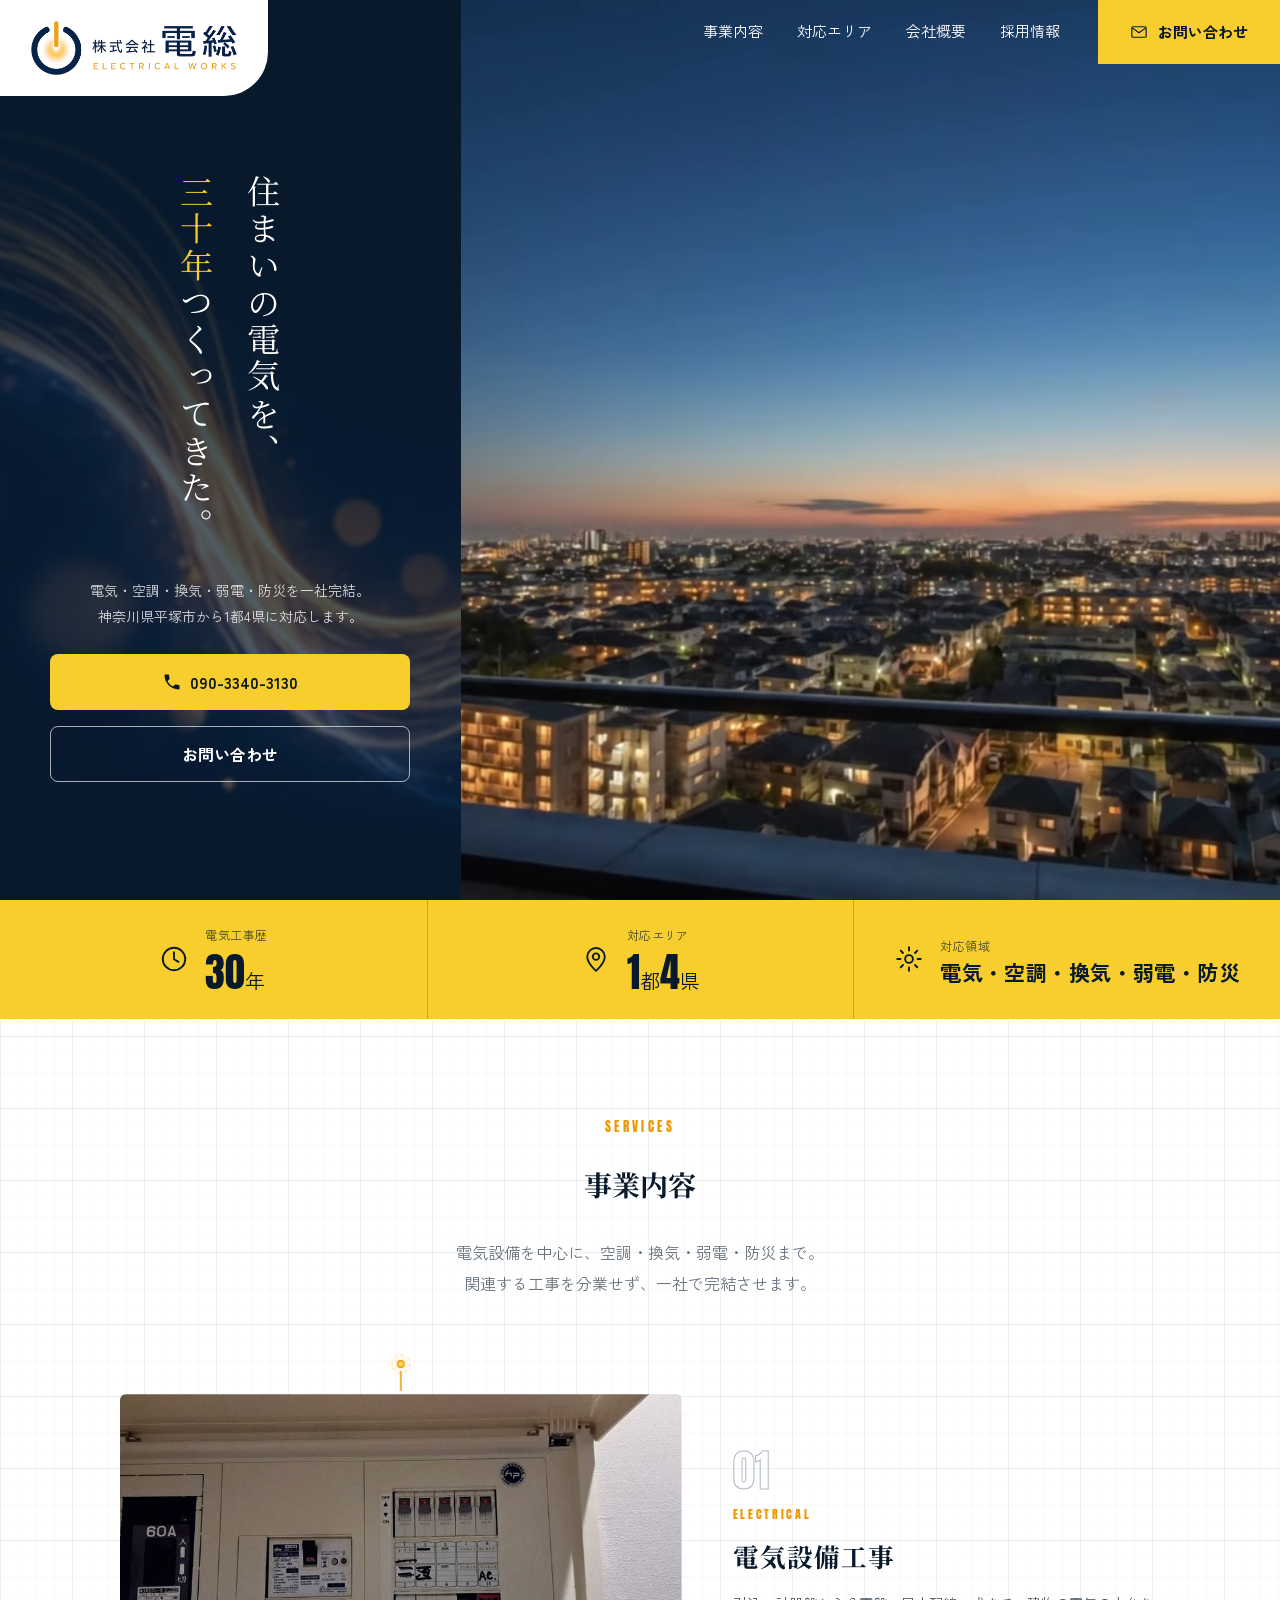
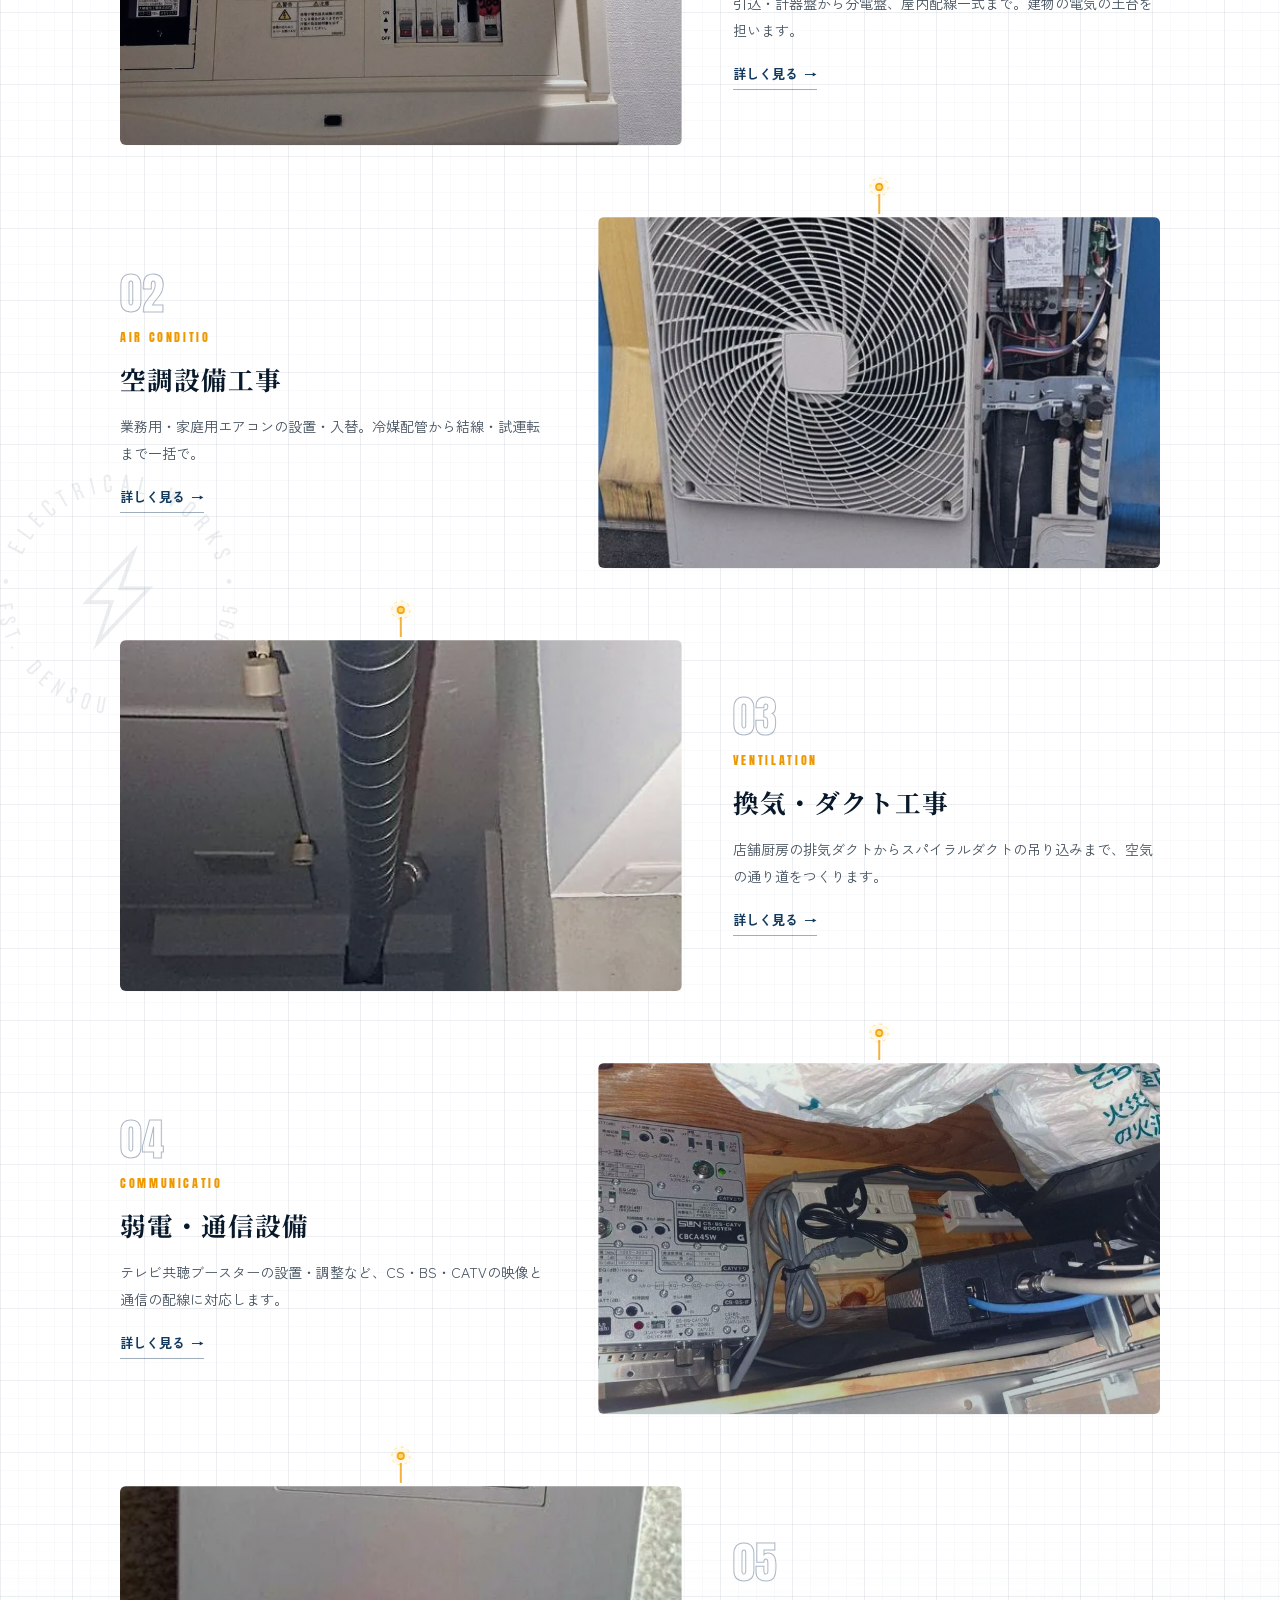
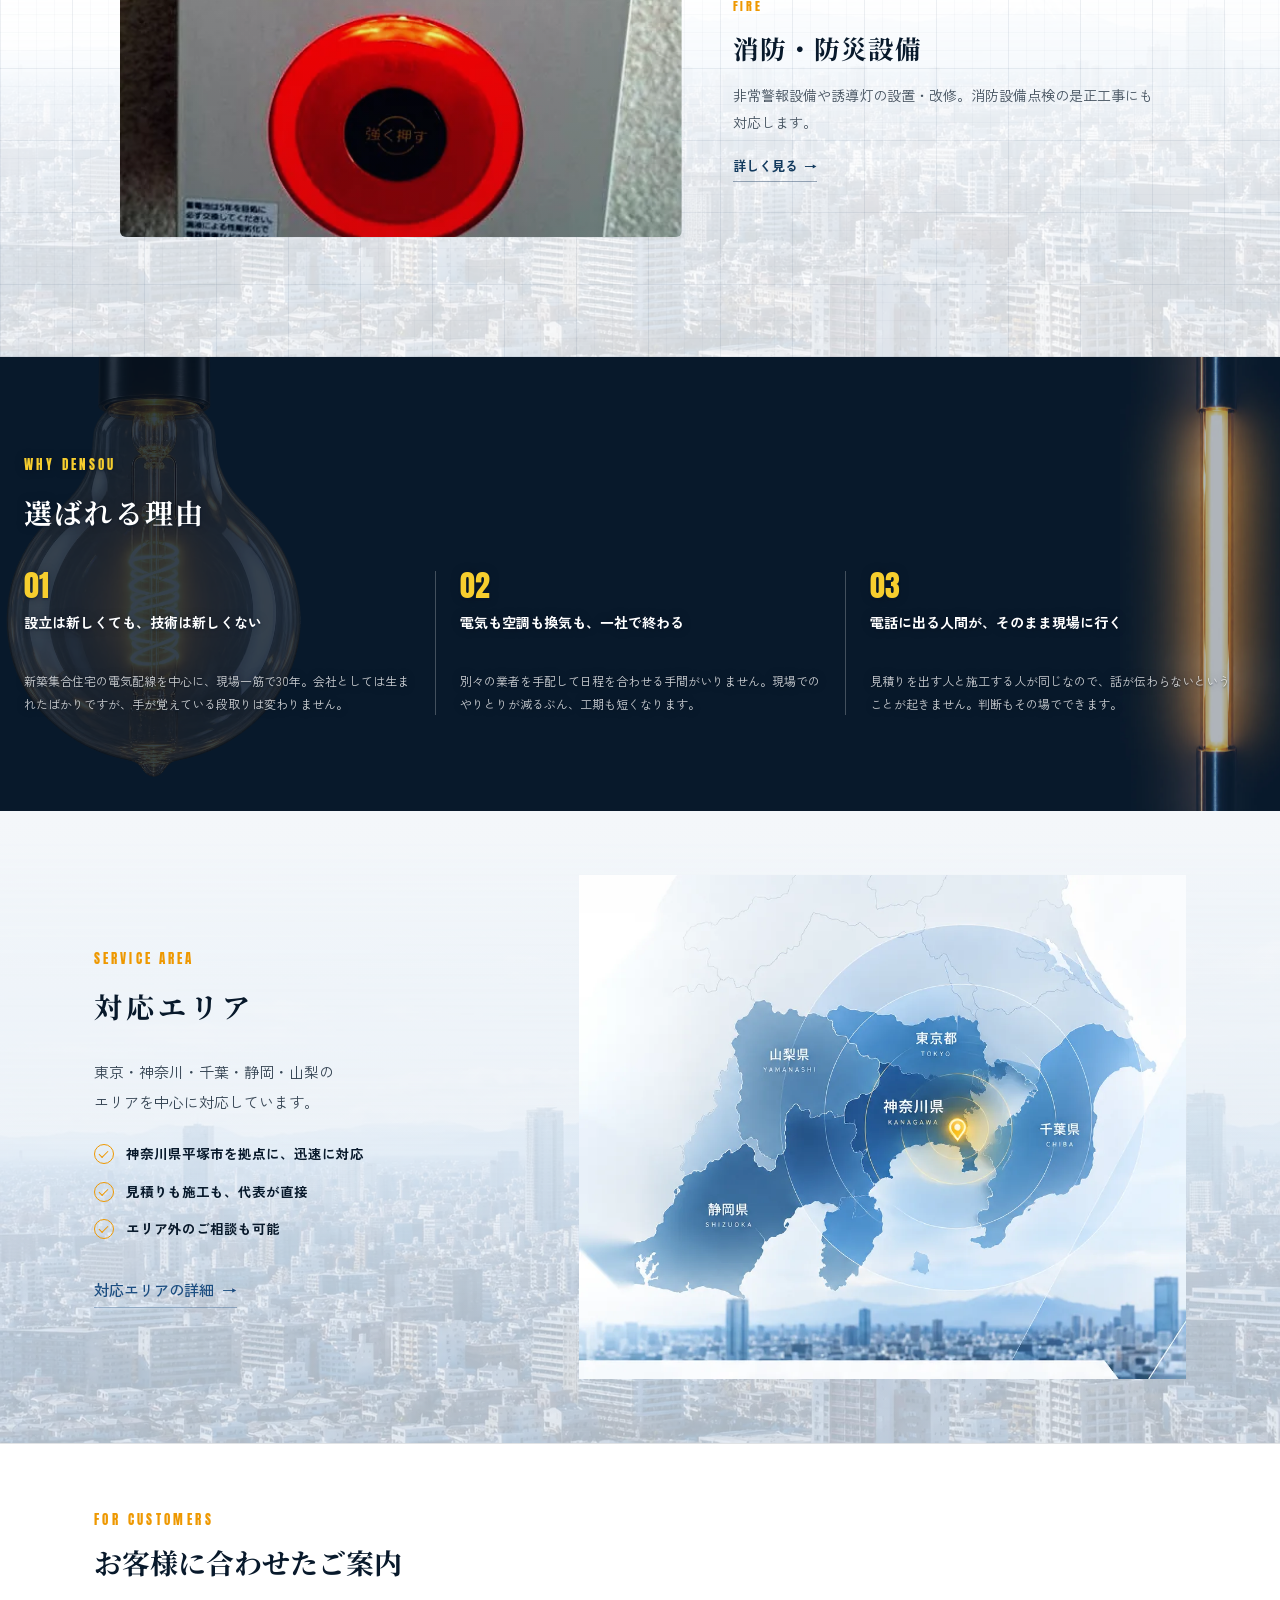
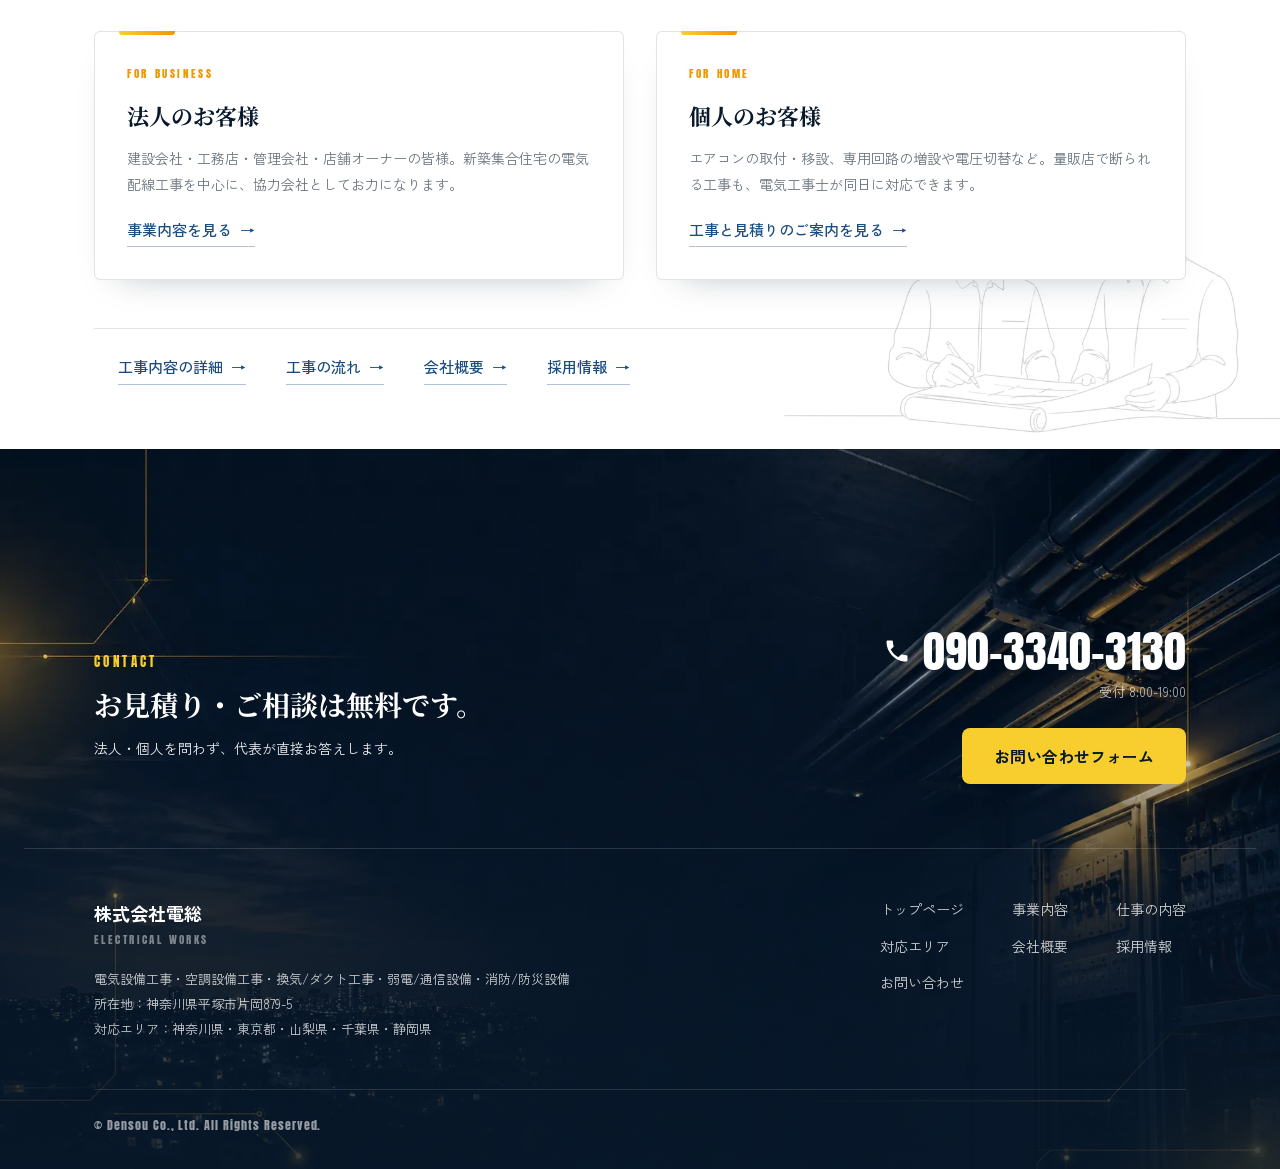
<file: index.html>
<!DOCTYPE html>
<html lang="ja">
<head>
<meta charset="UTF-8">
<meta name="viewport" content="width=device-width, initial-scale=1">
<title>株式会社電総｜電気設備工事・空調設備工事（神奈川・東京・山梨・千葉・静岡）</title>
<meta name="description" content="電気工事歴30年の職人が直接対応。新築集合住宅の電気配線工事から業務用・家庭用エアコンの設置まで、電気・空調・換気・弱電・防災の5領域を一社完結で。対応エリアは神奈川県・東京都・山梨県・千葉県・静岡県。">
<link rel="canonical" href="https://dendojapan22.github.io/KabusikigaisyaDensou_Web/">
<meta property="og:type" content="website">
<meta property="og:site_name" content="株式会社電総">
<meta property="og:title" content="株式会社電総｜電気設備工事・空調設備工事（神奈川・東京・山梨・千葉・静岡）">
<meta property="og:description" content="電気工事歴30年の職人が直接対応。新築集合住宅の電気配線工事から業務用・家庭用エアコンの設置まで、電気・空調・換気・弱電・防災の5領域を一社完結で。対応エリアは神奈川県・東京都・山梨県・千葉県・静岡県。">
<meta property="og:url" content="https://dendojapan22.github.io/KabusikigaisyaDensou_Web/">
<meta property="og:image" content="https://dendojapan22.github.io/KabusikigaisyaDensou_Web/assets/img/og/top.jpg">
<meta property="og:image:width" content="1200">
<meta property="og:image:height" content="630">
<meta property="og:locale" content="ja_JP">
<meta name="twitter:card" content="summary_large_image">
<link rel="icon" type="image/png" href="assets/img/favicon.png">
<link rel="preconnect" href="https://fonts.googleapis.com">
<link rel="preconnect" href="https://fonts.gstatic.com" crossorigin>
<link href="https://fonts.googleapis.com/css2?family=Anton&family=Noto+Serif+JP:wght@400;500&family=Zen+Kaku+Gothic+New:wght@400;500;700&display=swap" rel="stylesheet">
<link rel="stylesheet" href="assets/css/style.css?v=48">
<script type="application/ld+json">
{
  "@context": "https://schema.org",
  "@type": "Electrician",
  "name": "株式会社電総",
  "alternateName": "DENSOU Co., Ltd.",
  "url": "https://dendojapan22.github.io/KabusikigaisyaDensou_Web/",
  "image": "https://dendojapan22.github.io/KabusikigaisyaDensou_Web/assets/img/og/top.jpg",
  "description": "電気工事歴30年の職人が直接対応。新築集合住宅の電気配線工事から業務用・家庭用エアコンの設置まで、電気・空調・換気・弱電・防災の5領域を一社完結で。",
  "address": {
    "@type": "PostalAddress",
    "streetAddress": "片岡879-5",
    "addressLocality": "平塚市",
    "addressRegion": "神奈川県",
    "addressCountry": "JP"
  },
  "areaServed": [
    {
      "@type": "AdministrativeArea",
      "name": "神奈川県"
    },
    {
      "@type": "AdministrativeArea",
      "name": "東京都"
    },
    {
      "@type": "AdministrativeArea",
      "name": "山梨県"
    },
    {
      "@type": "AdministrativeArea",
      "name": "千葉県"
    },
    {
      "@type": "AdministrativeArea",
      "name": "静岡県"
    }
  ],
  "telephone": "+81-90-3340-3130"
}
</script>

</head>
<body>

<header class="site-header site-header--top">
  <div class="plate">
    <a class="plate__logo" href="./"><picture><source srcset="assets/img/logo.webp" type="image/webp"><img src="assets/img/logo.png" alt="株式会社電総 ELECTRICAL WORKS" width="820" height="220" fetchpriority="high"></picture></a>
  </div>
  <a class="header-tel--compact" href="tel:09033403130" aria-label="電話をかける">
    <svg class="icon-tel" viewBox="0 0 24 24" aria-hidden="true"><path d="M6.6 10.8c1.4 2.8 3.8 5.1 6.6 6.6l2.2-2.2c.3-.3.7-.4 1-.2 1.2.4 2.4.6 3.6.6.6 0 1 .4 1 1V20c0 .6-.4 1-1 1C10.8 21 3 13.2 3 4c0-.6.4-1 1-1h3.5c.6 0 1 .4 1 1 0 1.3.2 2.5.6 3.6.1.3 0 .7-.2 1l-2.3 2.2z"/></svg>
  </a>
  <button class="menu-toggle" aria-expanded="false" aria-label="メニューを開く"><span></span><span></span><span></span></button>
  <div class="header-right">
    <div class="header-main">
      <nav class="global-nav" aria-label="グローバルナビゲーション">
        <ul>
          <li><a href="service/">事業内容</a></li>
          <li><a href="area/">対応エリア</a></li>
          <li><a href="company/">会社概要</a></li>
          <li><a href="recruit/">採用情報</a></li>
        </ul>
      </nav>
      <a class="btn-cta" href="contact/"><svg class="icon-mail" viewBox="0 0 24 24" aria-hidden="true"><rect x="2.5" y="5" width="19" height="14" rx="1.5"></rect><path d="m3 6.5 9 6.5 9-6.5"></path></svg>お問い合わせ</a>
    </div>
  </div>
</header>

<main>

<!-- ヒーロー：data-hero="photo"（A案）| "split"（B案）で切替。写真許可未確定のため初期値はB案 -->
<section class="hero" data-hero="split">
  <div class="hero__media">
    <!-- 夕暮れから夜へ、街に灯りがともっていくタイムラプス。
         ループさせず1回だけ再生し、灯りきった最後のコマで止める。
         JS無効・データ節約モード・prefers-reduced-motion ではポスター画像を出す -->
    <video class="hero__video" autoplay muted playsinline preload="auto"
           poster="assets/img/hero-poster.webp?v=2"
           aria-label="夕暮れから夜へ、灯りがともっていく住宅街のタイムラプス">
      <source src="assets/video/hero-dusk.webm?v=2" type="video/webm">
      <source src="assets/video/hero-dusk.mp4?v=2" type="video/mp4">
    </video>
    <picture class="hero__fallback" aria-hidden="true">
      <source srcset="assets/img/hero-poster.webp?v=2" type="image/webp">
      <img src="assets/img/hero-poster.jpg?v=2" alt="" width="1280" height="720" fetchpriority="high">
    </picture>
  </div>
  <div class="hero__panel">
    <div class="hero__body">
      <h1 class="hero__copy"><span class="hero__line">住まいの電気を、</span><span class="hero__line"><em class="hero__accent">三十年</em>つくってきた。</span></h1>
      <div class="hero__aside">
      <p class="hero__sub">電気・空調・換気・弱電・防災を一社完結。<br>神奈川県平塚市から1都4県に対応します。</p>
      <div class="hero__cta">
        <a class="btn-primary" href="tel:09033403130"><svg class="icon-tel" viewBox="0 0 24 24" aria-hidden="true"><path d="M6.6 10.8c1.4 2.8 3.8 5.1 6.6 6.6l2.2-2.2c.3-.3.7-.4 1-.2 1.2.4 2.4.6 3.6.6.6 0 1 .4 1 1V20c0 .6-.4 1-1 1C10.8 21 3 13.2 3 4c0-.6.4-1 1-1h3.5c.6 0 1 .4 1 1 0 1.3.2 2.5.6 3.6.1.3 0 .7-.2 1l-2.3 2.2z"/></svg>090-3340-3130</a>
        <a class="btn-secondary btn-secondary--light" href="contact/">お問い合わせ</a>
      </div>
      </div>
    </div>
  </div>
</section>

<!-- 実績バッジ：ファーストビュー直下の独立セクション -->
<section class="trust" aria-label="信頼の根拠">
  <div class="trust__item">
    <svg class="trust__icon" viewBox="0 0 24 24" aria-hidden="true"><circle cx="12" cy="12" r="9"></circle><path d="M12 6.6v5.6l3.6 2.1"></path></svg>
    <span>
      <span class="trust__label">電気工事歴</span>
      <span class="trust__value"><strong>30</strong>年</span>
    </span>
  </div>
  <div class="trust__item">
    <svg class="trust__icon" viewBox="0 0 24 24" aria-hidden="true"><path d="M12 21.5S5 15.4 5 10.2A7 7 0 0 1 19 10.2c0 5.2-7 11.3-7 11.3Z"></path><circle cx="12" cy="10.1" r="2.6"></circle></svg>
    <span>
      <span class="trust__label">対応エリア</span>
      <span class="trust__value"><strong>1</strong>都<strong>4</strong>県</span>
    </span>
  </div>
  <div class="trust__item">
    <svg class="trust__icon" viewBox="0 0 24 24" aria-hidden="true"><circle cx="12" cy="12" r="3.1"></circle><path d="M12 2.6v2.6M12 18.8v2.6M21.4 12h-2.6M5.2 12H2.6M18.6 5.4 16.8 7.2M7.2 16.8l-1.8 1.8M18.6 18.6l-1.8-1.8M7.2 7.2 5.4 5.4"></path></svg>
    <span>
      <span class="trust__label">対応領域</span>
      <span class="trust__value trust__value--text">電気・空調・換気・弱電・防災</span>
    </span>
  </div>
</section>

<!-- 事業内容：白地の情報セクション -->
<section class="section service-sec" data-animate>
    <div class="wrap">
      <div class="section__head">
        <span class="section__label" aria-hidden="true">Services</span>
        <h2 class="section__title" data-echo>事業内容</h2>
        <p class="section__lead">電気設備を中心に、空調・換気・弱電・防災まで。<br>関連する工事を分業せず、一社で完結させます。</p>
      </div>
    </div>

    <!-- 蛇行する電線。経路と電子はスクロールに合わせて main.js が描く -->
    <div class="powerline wrap">
      <svg class="powerline__wire" aria-hidden="true"></svg>
      <a class="powerline__item" href="service/#denki">
        <span class="powerline__photo">
          <picture>
            <source srcset="assets/img/works/bunden.webp" type="image/webp">
            <img src="assets/img/works/bunden.jpg" alt="住戸用分電盤" width="800" height="500" loading="lazy">
          </picture>
        </span>
        <span class="powerline__meta">
          <span class="powerline__no" aria-hidden="true">01</span>
          <span class="powerline__label">ELECTRICAL</span>
          <span class="powerline__title">電気設備工事</span>
          <span class="powerline__desc">引込・計器盤から分電盤、屋内配線一式まで。建物の電気の土台を担います。</span>
          <span class="powerline__more">詳しく見る</span>
        </span>
      </a>
      <a class="powerline__item" href="service/#kucho">
        <span class="powerline__photo">
          <picture>
            <source srcset="assets/img/works/outdoor-unit.webp" type="image/webp">
            <img src="assets/img/works/outdoor-unit.jpg" alt="空調室外機" width="800" height="500" loading="lazy">
          </picture>
        </span>
        <span class="powerline__meta">
          <span class="powerline__no" aria-hidden="true">02</span>
          <span class="powerline__label">AIR CONDITIONING</span>
          <span class="powerline__title">空調設備工事</span>
          <span class="powerline__desc">業務用・家庭用エアコンの設置・入替。冷媒配管から結線・試運転まで一括で。</span>
          <span class="powerline__more">詳しく見る</span>
        </span>
      </a>
      <a class="powerline__item" href="service/#kanki">
        <span class="powerline__photo">
          <picture>
            <source srcset="assets/img/works/duct.webp" type="image/webp">
            <img src="assets/img/works/duct.jpg" alt="スパイラルダクト" width="800" height="500" loading="lazy">
          </picture>
        </span>
        <span class="powerline__meta">
          <span class="powerline__no" aria-hidden="true">03</span>
          <span class="powerline__label">VENTILATION</span>
          <span class="powerline__title">換気・ダクト工事</span>
          <span class="powerline__desc">店舗厨房の排気ダクトからスパイラルダクトの吊り込みまで、空気の通り道をつくります。</span>
          <span class="powerline__more">詳しく見る</span>
        </span>
      </a>
      <a class="powerline__item" href="service/#jakuden">
        <span class="powerline__photo">
          <picture>
            <source srcset="assets/img/works/catv-booster.webp" type="image/webp">
            <img src="assets/img/works/catv-booster.jpg" alt="CS・BS・CATVブースターの設置" width="800" height="500" loading="lazy">
          </picture>
        </span>
        <span class="powerline__meta">
          <span class="powerline__no" aria-hidden="true">04</span>
          <span class="powerline__label">COMMUNICATION</span>
          <span class="powerline__title">弱電・通信設備</span>
          <span class="powerline__desc">テレビ共聴ブースターの設置・調整など、CS・BS・CATVの映像と通信の配線に対応します。</span>
          <span class="powerline__more">詳しく見る</span>
        </span>
      </a>
      <a class="powerline__item" href="service/#bosai">
        <span class="powerline__photo">
          <picture>
            <source srcset="assets/img/works/alarm.webp" type="image/webp">
            <img src="assets/img/works/alarm.jpg" alt="非常警報設備" width="800" height="500" loading="lazy">
          </picture>
        </span>
        <span class="powerline__meta">
          <span class="powerline__no" aria-hidden="true">05</span>
          <span class="powerline__label">FIRE SAFETY</span>
          <span class="powerline__title">消防・防災設備</span>
          <span class="powerline__desc">非常警報設備や誘導灯の設置・改修。消防設備点検の是正工事にも対応します。</span>
          <span class="powerline__more">詳しく見る</span>
        </span>
      </a>
    </div>
  </section>

  <!-- 選ばれる理由 ＋ 灯りがつくまでの裏側（ひと続きの帯） -->
  <section class="insight" data-animate>
    <!-- 背景の電球：暗めに沈めて敷き、輪郭をなぞる光は main.js が挿入 -->
    <div class="bulbfig" aria-hidden="true">
      <picture>
        <source srcset="assets/img/denkyuu1-view.webp" type="image/webp">
        <img class="bulbfig__img" src="assets/img/denkyuu1-view.png"
             alt="" width="733" height="1100" loading="lazy">
      </picture>
    </div>
    <!-- 右端の管ランプ：紺の面に溶かす縦の光 -->
    <div class="tubefig" aria-hidden="true">
      <picture>
        <source srcset="assets/img/tube-lamp.webp" type="image/webp">
        <img src="assets/img/tube-lamp.jpg" alt="" width="560" height="1536" loading="lazy">
      </picture>
    </div>
    <div class="insight__inner">

      <div class="insight__reasons">
        <span class="section__label" aria-hidden="true">Why Densou</span>
        <h2 class="insight__heading">選ばれる理由</h2>
        <ol class="reasons">
          <li class="reason">
            <span class="reason__n u-num">01</span>
            <h3 class="reason__title">設立は新しくても、技術は新しくない</h3>
            <p class="reason__text">新築集合住宅の電気配線を中心に、現場一筋で30年。会社としては生まれたばかりですが、手が覚えている段取りは変わりません。</p>
          </li>
          <li class="reason">
            <span class="reason__n u-num">02</span>
            <h3 class="reason__title">電気も空調も換気も、一社で終わる</h3>
            <p class="reason__text">別々の業者を手配して日程を合わせる手間がいりません。現場でのやりとりが減るぶん、工期も短くなります。</p>
          </li>
          <li class="reason">
            <span class="reason__n u-num">03</span>
            <h3 class="reason__title">電話に出る人間が、そのまま現場に行く</h3>
            <p class="reason__text">見積りを出す人と施工する人が同じなので、話が伝わらないということが起きません。判断もその場でできます。</p>
          </li>
        </ol>
      </div>

    </div>
  </section>


<!-- 対応エリア：支給デザイン（taiouerea.png）準拠。地図＋下部に薄い街並み -->
<section class="area2" data-animate>
  <div class="wrap area2__inner">
    <div class="area2__copy">
      <span class="section__label area2__label" aria-hidden="true">Service Area</span>
      <h2 class="area2__title" data-echo>対応エリア</h2>
      <p class="area2__lead">東京・神奈川・千葉・静岡・山梨の<br>エリアを中心に対応しています。</p>
      <ul class="area2__checks">
        <li>神奈川県平塚市を拠点に、迅速に対応</li>
        <li>見積りも施工も、代表が直接</li>
        <li>エリア外のご相談も可能</li>
      </ul>
      <a class="text-link" href="area/">対応エリアの詳細</a>
    </div>
    <figure class="area2__map">
      <picture>
        <source srcset="assets/img/area-map2.webp" type="image/webp">
        <img src="assets/img/area-map2.jpg" alt="対応エリアの地図。拠点の神奈川県を中心に黄色の同心円が広がり、東京・山梨・千葉・静岡が並ぶ" width="1036" height="860" loading="lazy">
      </picture>
    </figure>
  </div>
</section>

<!-- 法人 / 個人の分岐（前の白セクションとは罫線で区切る） -->
<section class="section section--tight section--rule guide-sec">
  <div class="wrap">
    <div class="section__head">
      <span class="section__label" aria-hidden="true">For Customers</span>
      <h2 class="section__title">お客様に合わせたご案内</h2>
    </div>
    <div class="split-cards" data-stagger>
      <div class="split-card">
        <span class="split-card__rule" aria-hidden="true" data-en="FOR BUSINESS"></span>
        <h3 class="split-card__title" data-echo>法人のお客様</h3>
        <p class="split-card__text">建設会社・工務店・管理会社・店舗オーナーの皆様。新築集合住宅の電気配線工事を中心に、協力会社としてお力になります。</p>
        <a class="text-link" href="service/">事業内容を見る</a>
      </div>
      <div class="split-card">
        <span class="split-card__rule" aria-hidden="true" data-en="FOR HOME"></span>
        <h3 class="split-card__title" data-echo>個人のお客様</h3>
        <p class="split-card__text">エアコンの取付・移設、専用回路の増設や電圧切替など。量販店で断られる工事も、電気工事士が同日に対応できます。</p>
        <a class="text-link" href="service/#kojin">工事と見積りのご案内を見る</a>
      </div>
    </div>
    <nav class="sub-links" aria-label="その他のご案内">
      <a class="text-link" href="service/">工事内容の詳細</a>
      <a class="text-link" href="service/work/">工事の流れ</a>
      <a class="text-link" href="company/">会社概要</a>
      <a class="text-link" href="recruit/">採用情報</a>
    </nav>
  </div>
</section>



<!-- お問い合わせCTA -->
</main>

<div class="endzone">
  <section class="cta-block" data-animate>
    <div class="wrap cta-block__inner">
      <div>
        <span class="section__label" aria-hidden="true">Contact</span>
        <h2 class="cta-block__title" data-echo>お見積り・ご相談は無料です。</h2>
        <p class="cta-block__note">法人・個人を問わず、代表が直接お答えします。</p>
      </div>
      <div class="cta-block__contact">
        <a class="cta-block__tel" href="tel:09033403130"><svg class="icon-tel" viewBox="0 0 24 24" aria-hidden="true"><path d="M6.6 10.8c1.4 2.8 3.8 5.1 6.6 6.6l2.2-2.2c.3-.3.7-.4 1-.2 1.2.4 2.4.6 3.6.6.6 0 1 .4 1 1V20c0 .6-.4 1-1 1C10.8 21 3 13.2 3 4c0-.6.4-1 1-1h3.5c.6 0 1 .4 1 1 0 1.3.2 2.5.6 3.6.1.3 0 .7-.2 1l-2.3 2.2z"/></svg>090-3340-3130</a>
        <p class="cta-block__hours">受付 8:00-19:00</p>
        <a class="btn-primary" href="contact/">お問い合わせフォーム</a>
      </div>
    </div>
  </section>
  <footer class="site-footer">
    <div class="wrap site-footer__inner">
      <div>
        <p class="site-footer__name">株式会社電総</p>
        <p class="site-footer__en">ELECTRICAL WORKS</p>
        <p class="site-footer__meta">電気設備工事・空調設備工事・換気/ダクト工事・弱電/通信設備・消防/防災設備<br>所在地：神奈川県平塚市片岡879-5<br>対応エリア：神奈川県・東京都・山梨県・千葉県・静岡県</p>
      </div>
      <nav aria-label="フッターナビゲーション">
        <ul>
          <li><a href="./">トップページ</a></li>
          <li><a href="service/">事業内容</a></li>
          <li><a href="service/work/">仕事の内容</a></li>
          <li><a href="area/">対応エリア</a></li>
          <li><a href="company/">会社概要</a></li>
          <li><a href="recruit/">採用情報</a></li>
          <li><a href="contact/">お問い合わせ</a></li>
        </ul>
      </nav>
    </div>
    <div class="wrap"><p class="site-footer__copy">&copy; Densou Co., Ltd. All Rights Reserved.</p></div>
  </footer>
</div>

<div class="mobile-bar">
  <a class="mobile-bar__tel" href="tel:09033403130"><svg class="icon-tel" viewBox="0 0 24 24" aria-hidden="true" width="18" height="18" fill="currentColor"><path d="M6.6 10.8c1.4 2.8 3.8 5.1 6.6 6.6l2.2-2.2c.3-.3.7-.4 1-.2 1.2.4 2.4.6 3.6.6.6 0 1 .4 1 1V20c0 .6-.4 1-1 1C10.8 21 3 13.2 3 4c0-.6.4-1 1-1h3.5c.6 0 1 .4 1 1 0 1.3.2 2.5.6 3.6.1.3 0 .7-.2 1l-2.3 2.2z"/></svg>電話する</a>
  <a class="mobile-bar__contact" href="contact/">お問い合わせ</a>
</div>

<script src="assets/js/main.js?v=13" defer></script>
</body>
</html>
</file>
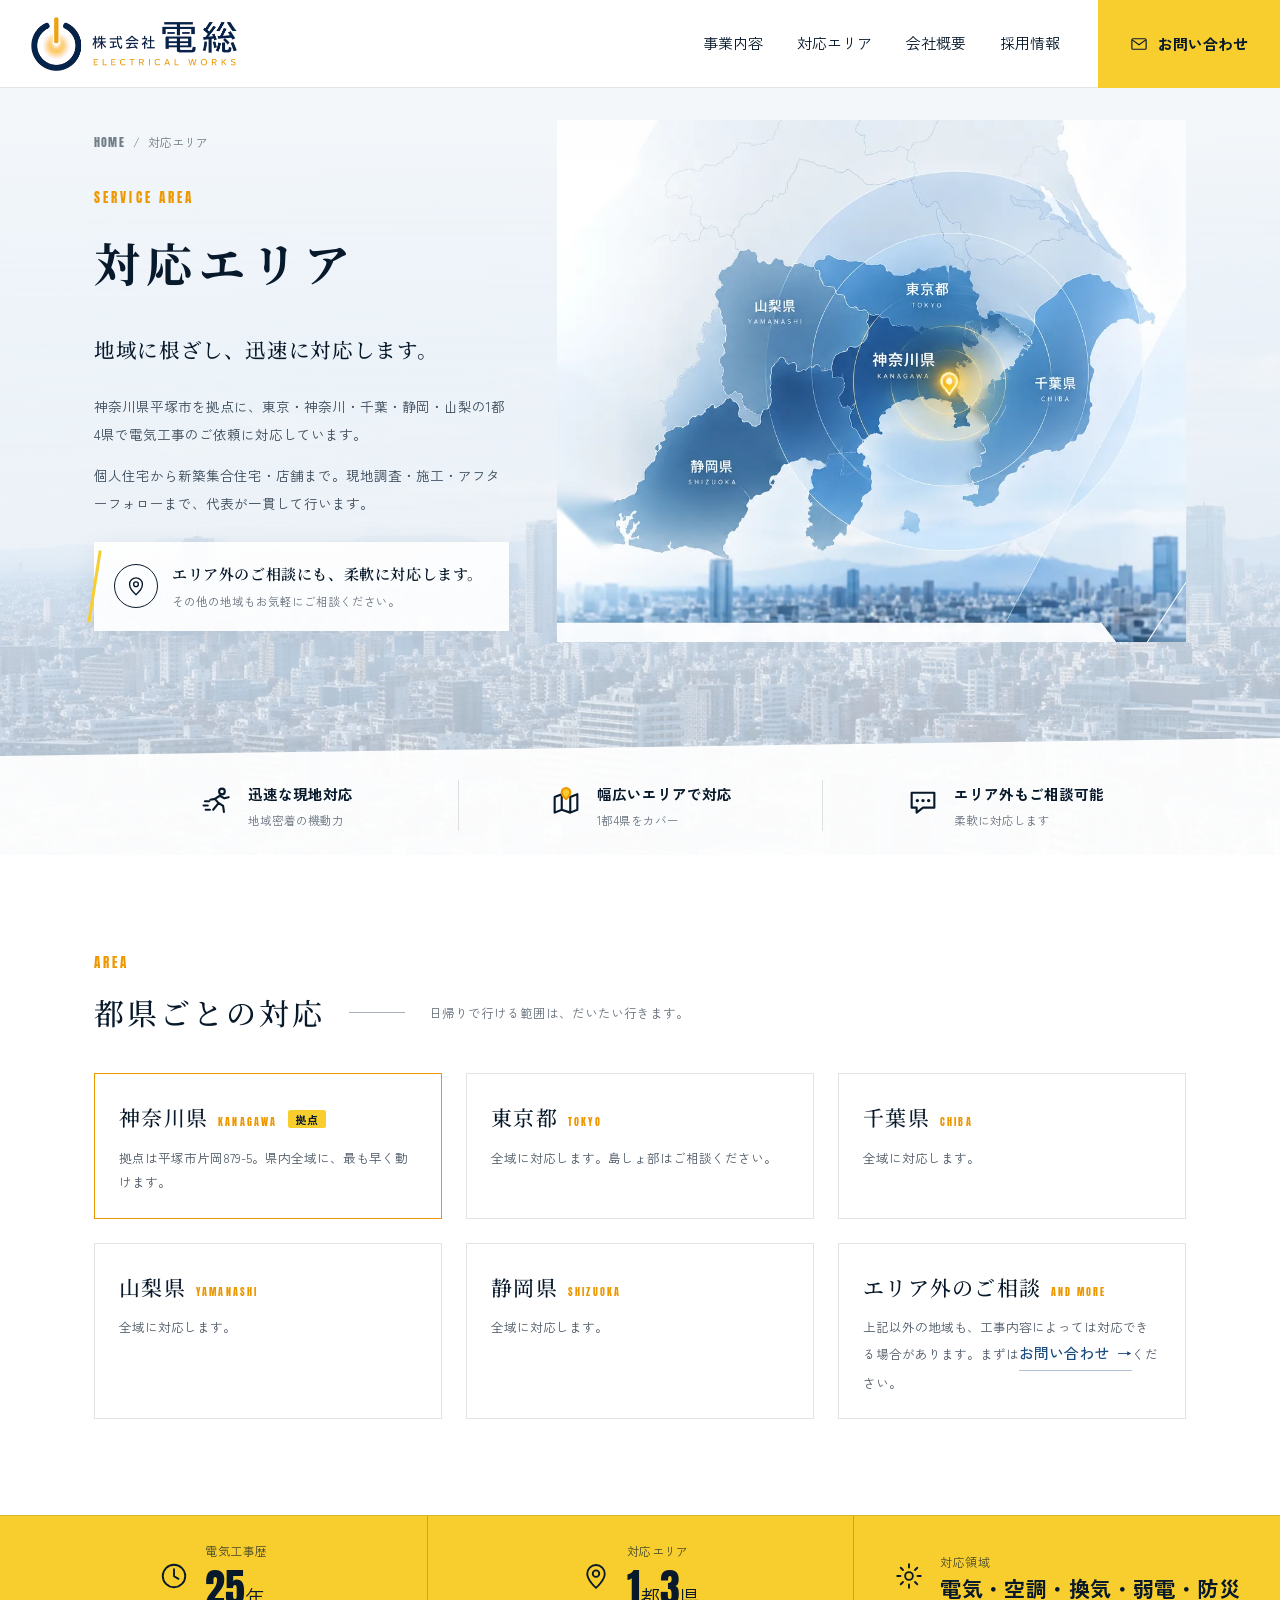
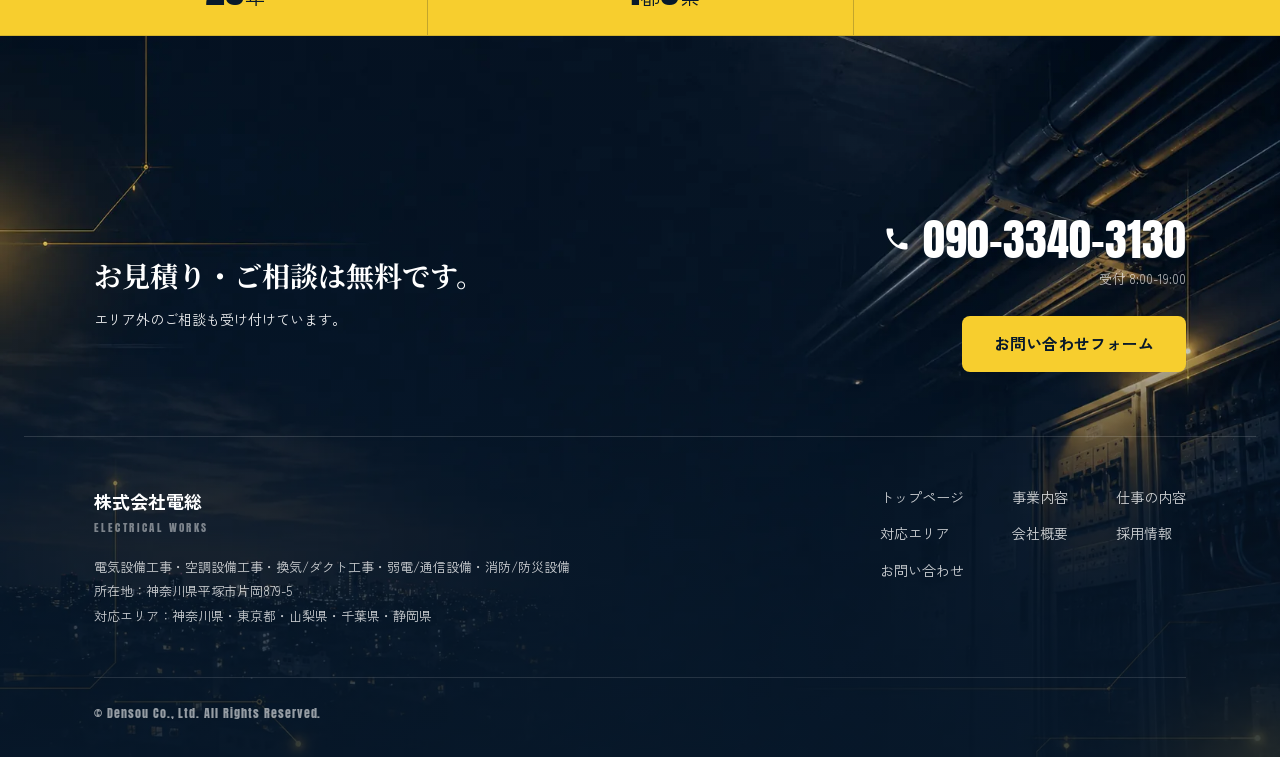
<file: area/index.html>
<!DOCTYPE html>
<html lang="ja">
<head>
<meta charset="UTF-8">
<meta name="viewport" content="width=device-width, initial-scale=1">
<title>対応エリア｜株式会社電総</title>
<meta name="description" content="神奈川県を拠点に、東京都・山梨県・千葉県・静岡県の1都4県に対応しています。エリア外のご相談も受け付けています。">
<link rel="canonical" href="https://dendojapan22.github.io/KabusikigaisyaDensou_Web/area/">
<meta property="og:type" content="website">
<meta property="og:site_name" content="株式会社電総">
<meta property="og:title" content="対応エリア｜株式会社電総">
<meta property="og:description" content="神奈川県を拠点に、東京都・山梨県・千葉県・静岡県の1都4県に対応しています。エリア外のご相談も受け付けています。">
<meta property="og:url" content="https://dendojapan22.github.io/KabusikigaisyaDensou_Web/area/">
<meta property="og:image" content="https://dendojapan22.github.io/KabusikigaisyaDensou_Web/assets/img/og/area.jpg">
<meta property="og:image:width" content="1200">
<meta property="og:image:height" content="630">
<meta property="og:locale" content="ja_JP">
<meta name="twitter:card" content="summary_large_image">
<link rel="icon" type="image/png" href="../assets/img/favicon.png">
<link rel="preconnect" href="https://fonts.googleapis.com">
<link rel="preconnect" href="https://fonts.gstatic.com" crossorigin>
<link href="https://fonts.googleapis.com/css2?family=Anton&family=Noto+Serif+JP:wght@400;500&family=Zen+Kaku+Gothic+New:wght@400;500;700&display=swap" rel="stylesheet">
<link rel="stylesheet" href="../assets/css/style.css?v=48">
</head>
<body>

<header class="site-header site-header--sub">
  <div class="plate">
    <a class="plate__logo" href="../"><picture><source srcset="../assets/img/logo.webp" type="image/webp"><img src="../assets/img/logo.png" alt="株式会社電総 ELECTRICAL WORKS" width="820" height="220" fetchpriority="high"></picture></a>
  </div>
  <a class="header-tel--compact" href="tel:09033403130" aria-label="電話をかける">
    <svg class="icon-tel" viewBox="0 0 24 24" aria-hidden="true"><path d="M6.6 10.8c1.4 2.8 3.8 5.1 6.6 6.6l2.2-2.2c.3-.3.7-.4 1-.2 1.2.4 2.4.6 3.6.6.6 0 1 .4 1 1V20c0 .6-.4 1-1 1C10.8 21 3 13.2 3 4c0-.6.4-1 1-1h3.5c.6 0 1 .4 1 1 0 1.3.2 2.5.6 3.6.1.3 0 .7-.2 1l-2.3 2.2z"/></svg>
  </a>
  <button class="menu-toggle" aria-expanded="false" aria-label="メニューを開く"><span></span><span></span><span></span></button>
  <div class="header-right">
    <div class="header-main">
      <nav class="global-nav" aria-label="グローバルナビゲーション">
        <ul>
          <li><a href="../service/">事業内容</a></li>
          <li><a href="./" aria-current="page">対応エリア</a></li>
          <li><a href="../company/">会社概要</a></li>
          <li><a href="../recruit/">採用情報</a></li>
        </ul>
      </nav>
      <a class="btn-cta" href="../contact/"><svg class="icon-mail" viewBox="0 0 24 24" aria-hidden="true"><rect x="2.5" y="5" width="19" height="14" rx="1.5"></rect><path d="m3 6.5 9 6.5 9-6.5"></path></svg>お問い合わせ</a>
    </div>
  </div>
</header>

<main>

<!-- ヒーロー：支給デザイン（taiouerea.png）準拠。抽出した地図＋下部に薄い街並み -->
<div class="area2 area2--page" data-animate>
  <div class="wrap area2__inner">
    <div class="area2__copy">
      <ol class="breadcrumb breadcrumb--onlight">
        <li><a href="../">HOME</a></li>
        <li aria-current="page">対応エリア</li>
      </ol>
      <span class="section__label area2__label">Service Area</span>
      <h1 class="area2__title" data-echo>対応エリア</h1>
      <p class="area2__sub">地域に根ざし、迅速に対応します。</p>
      <p class="area2__text">神奈川県平塚市を拠点に、東京・神奈川・千葉・静岡・山梨の1都4県で電気工事のご依頼に対応しています。</p>
      <p class="area2__text">個人住宅から新築集合住宅・店舗まで。現地調査・施工・アフターフォローまで、代表が一貫して行います。</p>
      <div class="area-card">
        <span class="area-card__icon" aria-hidden="true"><svg viewBox="0 0 24 24"><path d="M12 21.5S5 15.4 5 10.2A7 7 0 0 1 19 10.2c0 5.2-7 11.3-7 11.3Z"></path><circle cx="12" cy="10.1" r="2.6"></circle></svg></span>
        <div>
          <p class="area-card__main">エリア外のご相談にも、柔軟に対応します。</p>
          <p class="area-card__sub">その他の地域もお気軽にご相談ください。</p>
        </div>
      </div>
    </div>
    <figure class="area2__map">
      <picture>
        <source srcset="../assets/img/area-map2.webp" type="image/webp">
        <img src="../assets/img/area-map2.jpg" alt="対応エリアの地図。拠点の神奈川県を中心に黄色の同心円が広がり、東京・山梨・千葉・静岡が並ぶ" width="1036" height="860" fetchpriority="high">
      </picture>
    </figure>
  </div>
  <div class="area-feats">
    <div class="wrap area-feats__inner">
      <div class="area-feat">
        <span class="area-feat__icon" aria-hidden="true"><svg viewBox="0 0 24 24"><circle cx="15.5" cy="4.6" r="2"></circle><path d="M14 7.6l-3.5 2.2 2.6 3-3.8 4.7M13 12.6l3.3 2.2.6 4.2M10.5 9.8l-3.2.6M14 7.6l3.2 1.8 3-.8"></path><path d="M3.5 11.5h3M2.5 14.5h3M4 17.5h3"></path></svg></span>
        <div>
          <p class="area-feat__title">迅速な現地対応</p>
          <p class="area-feat__sub">地域密着の機動力</p>
        </div>
      </div>
      <div class="area-feat">
        <span class="area-feat__icon" aria-hidden="true"><svg viewBox="0 0 24 24"><path d="M4 8.5l5-2 6 2 5-2v11l-5 2-6-2-5 2zM9 6.5v11M15 8.5v11"></path><path class="pinfill" d="M12 2.2c1.7 0 3 1.3 3 3 0 2.2-3 4.8-3 4.8S9 7.4 9 5.2c0-1.7 1.3-3 3-3z"></path></svg></span>
        <div>
          <p class="area-feat__title">幅広いエリアで対応</p>
          <p class="area-feat__sub">1都4県をカバー</p>
        </div>
      </div>
      <div class="area-feat">
        <span class="area-feat__icon" aria-hidden="true"><svg viewBox="0 0 24 24"><path d="M4 5.5h16v10.5h-8l-4.5 3.5v-3.5H4z"></path><path d="M8 11h.01M12 11h.01M16 11h.01" stroke-linecap="round" stroke-width="2.4"></path></svg></span>
        <div>
          <p class="area-feat__title">エリア外もご相談可能</p>
          <p class="area-feat__sub">柔軟に対応します</p>
        </div>
      </div>
    </div>
  </div>
</div>

<!-- 都県ごとの対応 -->
<section class="section" data-animate>
  <div class="wrap">
    <div class="svc2-head">
      <span class="section__label">Area</span>
      <div class="svc2-head__row">
        <h2 class="svc2-title">都県ごとの対応</h2>
        <span class="svc2-head__rule" aria-hidden="true"></span>
        <p class="svc2-head__sub">日帰りで行ける範囲は、だいたい行きます。</p>
      </div>
    </div>
    <div class="prefs" data-stagger>
      <div class="pref pref--base">
        <div class="pref__head">
          <h3 class="pref__name">神奈川県</h3>
          <span class="pref__en">KANAGAWA</span>
          <span class="svc-tag">拠点</span>
        </div>
        <p class="pref__text">拠点は平塚市片岡879-5。県内全域に、最も早く動けます。</p>
      </div>
      <div class="pref">
        <div class="pref__head">
          <h3 class="pref__name">東京都</h3>
          <span class="pref__en">TOKYO</span>
        </div>
        <p class="pref__text">全域に対応します。島しょ部はご相談ください。</p>
      </div>
      <div class="pref">
        <div class="pref__head">
          <h3 class="pref__name">千葉県</h3>
          <span class="pref__en">CHIBA</span>
        </div>
        <p class="pref__text">全域に対応します。</p>
      </div>
      <div class="pref">
        <div class="pref__head">
          <h3 class="pref__name">山梨県</h3>
          <span class="pref__en">YAMANASHI</span>
        </div>
        <p class="pref__text">全域に対応します。</p>
      </div>
      <div class="pref">
        <div class="pref__head">
          <h3 class="pref__name">静岡県</h3>
          <span class="pref__en">SHIZUOKA</span>
        </div>
        <p class="pref__text">全域に対応します。</p>
      </div>
      <div class="pref pref--out">
        <div class="pref__head">
          <h3 class="pref__name">エリア外のご相談</h3>
          <span class="pref__en">AND MORE</span>
        </div>
        <p class="pref__text">上記以外の地域も、工事内容によっては対応できる場合があります。まずは<a class="text-link" href="../contact/">お問い合わせ</a>ください。</p>
      </div>
    </div>
  </div>
</section>

<section class="trust trust--light" aria-label="信頼の根拠">
  <div class="trust__item">
    <svg class="trust__icon" viewBox="0 0 24 24" aria-hidden="true"><circle cx="12" cy="12" r="9"></circle><path d="M12 6.6v5.6l3.6 2.1"></path></svg>
    <span>
      <span class="trust__label">電気工事歴</span>
      <span class="trust__value"><strong>30</strong>年</span>
    </span>
  </div>
  <div class="trust__item">
    <svg class="trust__icon" viewBox="0 0 24 24" aria-hidden="true"><path d="M12 21.5S5 15.4 5 10.2A7 7 0 0 1 19 10.2c0 5.2-7 11.3-7 11.3Z"></path><circle cx="12" cy="10.1" r="2.6"></circle></svg>
    <span>
      <span class="trust__label">対応エリア</span>
      <span class="trust__value"><strong>1</strong>都<strong>4</strong>県</span>
    </span>
  </div>
  <div class="trust__item">
    <svg class="trust__icon" viewBox="0 0 24 24" aria-hidden="true"><circle cx="12" cy="12" r="3.1"></circle><path d="M12 2.6v2.6M12 18.8v2.6M21.4 12h-2.6M5.2 12H2.6M18.6 5.4 16.8 7.2M7.2 16.8l-1.8 1.8M18.6 18.6l-1.8-1.8M7.2 7.2 5.4 5.4"></path></svg>
    <span>
      <span class="trust__label">対応領域</span>
      <span class="trust__value trust__value--text">電気・空調・換気・弱電・防災</span>
    </span>
  </div>
</section>
</main>

<div class="endzone">
  <section class="cta-block" data-animate>
    <div class="wrap cta-block__inner">
      <div>
        <h2 class="cta-block__title" data-echo>お見積り・ご相談は無料です。</h2>
        <p class="cta-block__note">エリア外のご相談も受け付けています。</p>
      </div>
      <div class="cta-block__contact">
        <a class="cta-block__tel" href="tel:09033403130"><svg class="icon-tel" viewBox="0 0 24 24" aria-hidden="true"><path d="M6.6 10.8c1.4 2.8 3.8 5.1 6.6 6.6l2.2-2.2c.3-.3.7-.4 1-.2 1.2.4 2.4.6 3.6.6.6 0 1 .4 1 1V20c0 .6-.4 1-1 1C10.8 21 3 13.2 3 4c0-.6.4-1 1-1h3.5c.6 0 1 .4 1 1 0 1.3.2 2.5.6 3.6.1.3 0 .7-.2 1l-2.3 2.2z"/></svg>090-3340-3130</a>
        <p class="cta-block__hours">受付 8:00-19:00</p>
        <a class="btn-primary" href="../contact/">お問い合わせフォーム</a>
      </div>
    </div>
  </section>
  <footer class="site-footer">
    <div class="wrap site-footer__inner">
      <div>
        <p class="site-footer__name">株式会社電総</p>
        <p class="site-footer__en">ELECTRICAL WORKS</p>
        <p class="site-footer__meta">電気設備工事・空調設備工事・換気/ダクト工事・弱電/通信設備・消防/防災設備<br>所在地：神奈川県平塚市片岡879-5<br>対応エリア：神奈川県・東京都・山梨県・千葉県・静岡県</p>
      </div>
      <nav aria-label="フッターナビゲーション">
        <ul>
          <li><a href="../">トップページ</a></li>
          <li><a href="../service/">事業内容</a></li>
          <li><a href="../service/work/">仕事の内容</a></li>
          <li><a href="./">対応エリア</a></li>
          <li><a href="../company/">会社概要</a></li>
          <li><a href="../recruit/">採用情報</a></li>
          <li><a href="../contact/">お問い合わせ</a></li>
        </ul>
      </nav>
    </div>
    <div class="wrap"><p class="site-footer__copy">&copy; Densou Co., Ltd. All Rights Reserved.</p></div>
  </footer>
</div>

<div class="mobile-bar">
  <a class="mobile-bar__tel" href="tel:09033403130"><svg class="icon-tel" viewBox="0 0 24 24" aria-hidden="true" width="18" height="18" fill="currentColor"><path d="M6.6 10.8c1.4 2.8 3.8 5.1 6.6 6.6l2.2-2.2c.3-.3.7-.4 1-.2 1.2.4 2.4.6 3.6.6.6 0 1 .4 1 1V20c0 .6-.4 1-1 1C10.8 21 3 13.2 3 4c0-.6.4-1 1-1h3.5c.6 0 1 .4 1 1 0 1.3.2 2.5.6 3.6.1.3 0 .7-.2 1l-2.3 2.2z"/></svg>電話する</a>
  <a class="mobile-bar__contact" href="../contact/">お問い合わせ</a>
</div>

<script src="../assets/js/main.js?v=13" defer></script>
</body>
</html>
</file>
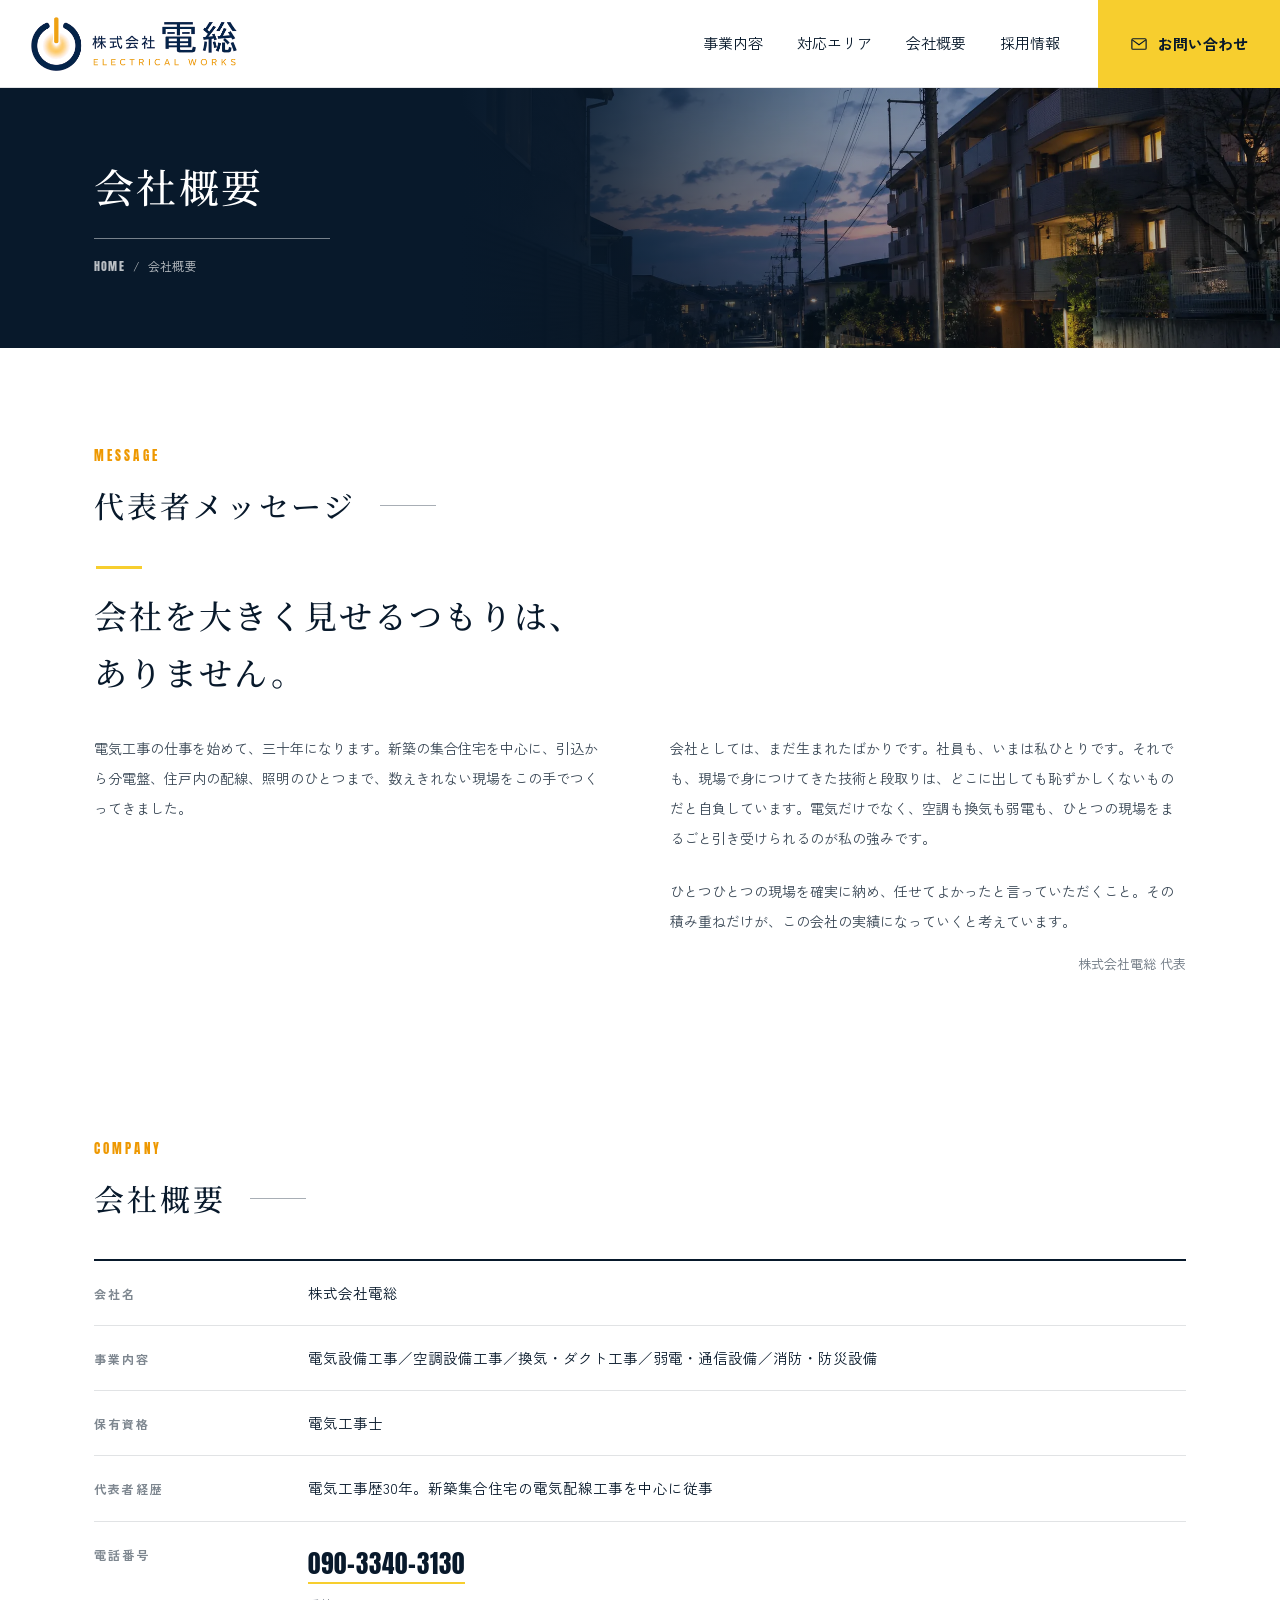
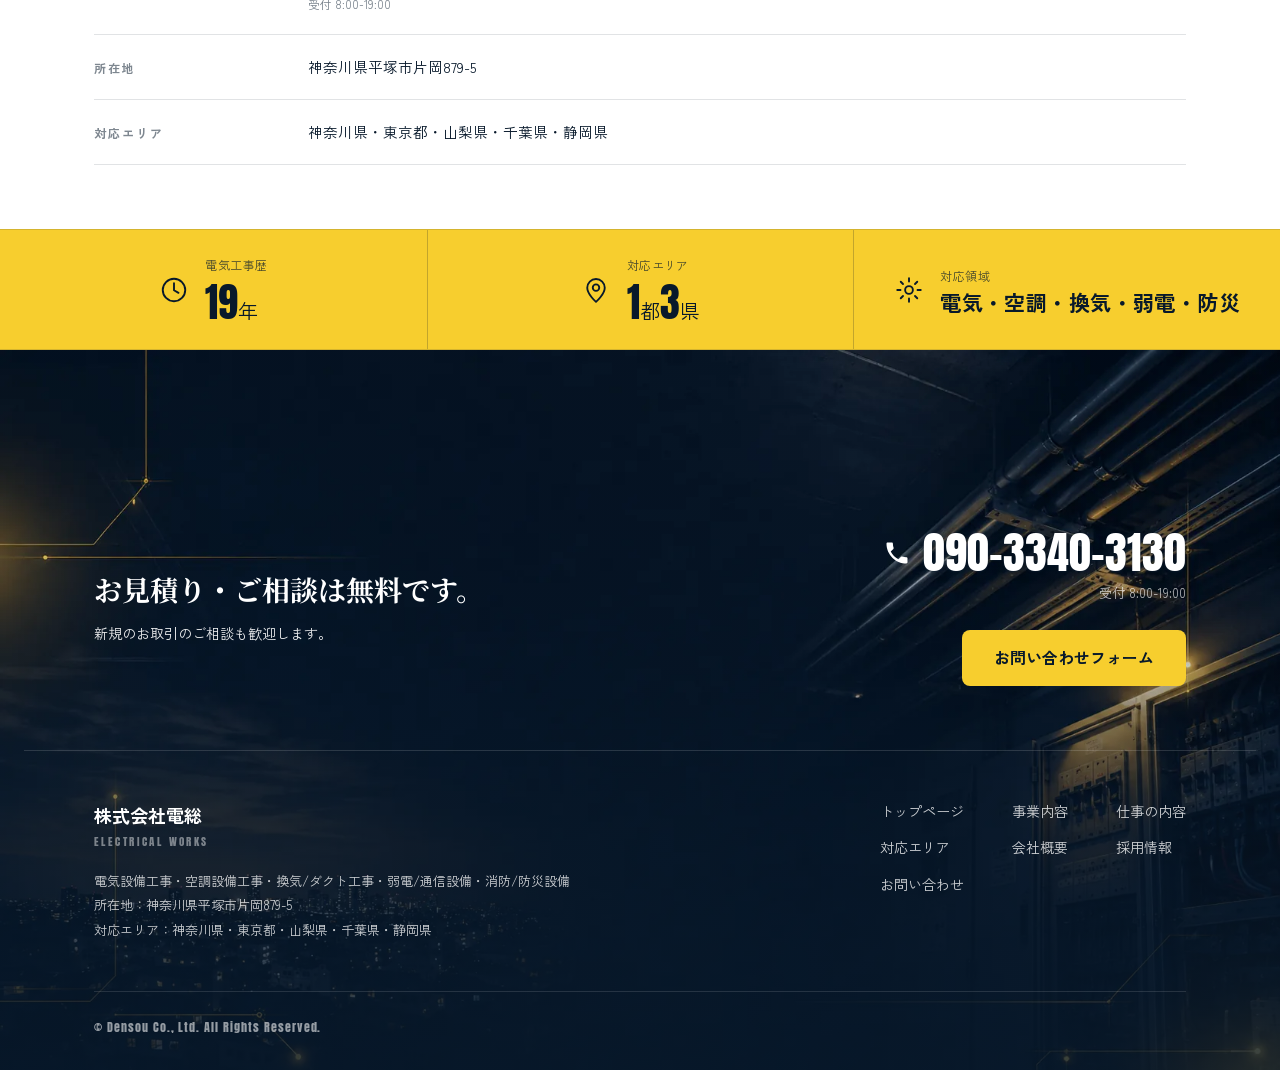
<file: company/index.html>
<!DOCTYPE html>
<html lang="ja">
<head>
<meta charset="UTF-8">
<meta name="viewport" content="width=device-width, initial-scale=1">
<title>会社概要｜株式会社電総</title>
<meta name="description" content="株式会社電総の会社概要。電気工事歴30年の代表が、電気・空調・換気・弱電・防災の5領域に一社完結で対応します。">
<link rel="canonical" href="https://dendojapan22.github.io/KabusikigaisyaDensou_Web/company/">
<meta property="og:type" content="website">
<meta property="og:site_name" content="株式会社電総">
<meta property="og:title" content="会社概要｜株式会社電総">
<meta property="og:description" content="株式会社電総の会社概要。電気工事歴30年の代表が、電気・空調・換気・弱電・防災の5領域に一社完結で対応します。">
<meta property="og:url" content="https://dendojapan22.github.io/KabusikigaisyaDensou_Web/company/">
<meta property="og:image" content="https://dendojapan22.github.io/KabusikigaisyaDensou_Web/assets/img/og/company.jpg">
<meta property="og:image:width" content="1200">
<meta property="og:image:height" content="630">
<meta property="og:locale" content="ja_JP">
<meta name="twitter:card" content="summary_large_image">
<link rel="icon" type="image/png" href="../assets/img/favicon.png">
<link rel="preconnect" href="https://fonts.googleapis.com">
<link rel="preconnect" href="https://fonts.gstatic.com" crossorigin>
<link href="https://fonts.googleapis.com/css2?family=Anton&family=Noto+Serif+JP:wght@400;500&family=Zen+Kaku+Gothic+New:wght@400;500;700&display=swap" rel="stylesheet">
<link rel="stylesheet" href="../assets/css/style.css?v=48">
<script type="application/ld+json">
{
  "@context": "https://schema.org",
  "@type": "Electrician",
  "name": "株式会社電総",
  "alternateName": "DENSOU Co., Ltd.",
  "url": "https://dendojapan22.github.io/KabusikigaisyaDensou_Web/",
  "image": "https://dendojapan22.github.io/KabusikigaisyaDensou_Web/assets/img/og/top.jpg",
  "address": {
    "@type": "PostalAddress",
    "streetAddress": "片岡879-5",
    "addressLocality": "平塚市",
    "addressRegion": "神奈川県",
    "addressCountry": "JP"
  },
  "description": "電気設備工事・空調設備工事を主力に、換気・ダクト、弱電・通信、消防・防災設備まで対応する電気設備工事会社。",
  "areaServed": [
    {
      "@type": "AdministrativeArea",
      "name": "神奈川県"
    },
    {
      "@type": "AdministrativeArea",
      "name": "東京都"
    },
    {
      "@type": "AdministrativeArea",
      "name": "山梨県"
    },
    {
      "@type": "AdministrativeArea",
      "name": "千葉県"
    },
    {
      "@type": "AdministrativeArea",
      "name": "静岡県"
    }
  ],
  "telephone": "+81-90-3340-3130"
}
</script>
</head>
<body>

<header class="site-header site-header--sub">
  <div class="plate">
    <a class="plate__logo" href="../"><picture><source srcset="../assets/img/logo.webp" type="image/webp"><img src="../assets/img/logo.png" alt="株式会社電総 ELECTRICAL WORKS" width="820" height="220" fetchpriority="high"></picture></a>
  </div>
  <a class="header-tel--compact" href="tel:09033403130" aria-label="電話をかける">
    <svg class="icon-tel" viewBox="0 0 24 24" aria-hidden="true"><path d="M6.6 10.8c1.4 2.8 3.8 5.1 6.6 6.6l2.2-2.2c.3-.3.7-.4 1-.2 1.2.4 2.4.6 3.6.6.6 0 1 .4 1 1V20c0 .6-.4 1-1 1C10.8 21 3 13.2 3 4c0-.6.4-1 1-1h3.5c.6 0 1 .4 1 1 0 1.3.2 2.5.6 3.6.1.3 0 .7-.2 1l-2.3 2.2z"/></svg>
  </a>
  <button class="menu-toggle" aria-expanded="false" aria-label="メニューを開く"><span></span><span></span><span></span></button>
  <div class="header-right">
    <div class="header-main">
      <nav class="global-nav" aria-label="グローバルナビゲーション">
        <ul>
          <li><a href="../service/">事業内容</a></li>
          <li><a href="../area/">対応エリア</a></li>
          <li><a href="./" aria-current="page">会社概要</a></li>
          <li><a href="../recruit/">採用情報</a></li>
        </ul>
      </nav>
      <a class="btn-cta" href="../contact/"><svg class="icon-mail" viewBox="0 0 24 24" aria-hidden="true"><rect x="2.5" y="5" width="19" height="14" rx="1.5"></rect><path d="m3 6.5 9 6.5 9-6.5"></path></svg>お問い合わせ</a>
    </div>
  </div>
</header>

<main>

<div class="page-head" data-animate>
  <div class="wrap">
    <span class="page-head__label">Company</span>
    <h1 class="page-head__title" data-echo>会社概要</h1>
    <ol class="breadcrumb">
      <li><a href="../">HOME</a></li>
      <li aria-current="page">会社概要</li>
    </ol>
  </div>
  <div class="page-head__media" aria-hidden="true">
    <picture>
      <source srcset="../assets/img/company-head.webp" type="image/webp">
      <img src="../assets/img/company-head.jpg" alt="" width="1600" height="900" loading="lazy">
    </picture>
  </div>
</div>

<section class="section" data-animate>
  <div class="wrap">
    <div class="svc2-head">
      <span class="section__label">Message</span>
      <div class="svc2-head__row">
        <h2 class="svc2-title">代表者メッセージ</h2>
        <span class="svc2-head__rule" aria-hidden="true"></span>
      </div>
    </div>
    <div class="msg2">
      <p class="msg2__lead">会社を大きく見せるつもりは、<br>ありません。</p>
      <div class="msg2__body">
        <p>電気工事の仕事を始めて、三十年になります。新築の集合住宅を中心に、引込から分電盤、住戸内の配線、照明のひとつまで、数えきれない現場をこの手でつくってきました。</p>
        <p>会社としては、まだ生まれたばかりです。社員も、いまは私ひとりです。それでも、現場で身につけてきた技術と段取りは、どこに出しても恥ずかしくないものだと自負しています。電気だけでなく、空調も換気も弱電も、ひとつの現場をまるごと引き受けられるのが私の強みです。</p>
        <p>ひとつひとつの現場を確実に納め、任せてよかったと言っていただくこと。その積み重ねだけが、この会社の実績になっていくと考えています。</p>
      </div>
      <p class="msg2__sign">株式会社電総 代表</p>
    </div>
  </div>
</section>

<section class="section section--tight" data-animate>
  <div class="wrap">
    <div class="svc2-head">
      <span class="section__label">Company</span>
      <div class="svc2-head__row">
        <h2 class="svc2-title">会社概要</h2>
        <span class="svc2-head__rule" aria-hidden="true"></span>
      </div>
    </div>
    <dl class="spec2">
      <div><dt>会社名</dt><dd>株式会社電総</dd></div>
      <div><dt>事業内容</dt><dd>電気設備工事／空調設備工事／換気・ダクト工事／弱電・通信設備／消防・防災設備</dd></div>
      <div><dt>保有資格</dt><dd>電気工事士</dd></div>
      <div><dt>代表者経歴</dt><dd>電気工事歴30年。新築集合住宅の電気配線工事を中心に従事</dd></div>
      <div><dt>電話番号</dt><dd class="spec2__tel"><a class="u-num" href="tel:09033403130">090-3340-3130</a><span>受付 8:00-19:00</span></dd></div>
      <div><dt>所在地</dt><dd>神奈川県平塚市片岡879-5</dd></div>
      <div><dt>対応エリア</dt><dd>神奈川県・東京都・山梨県・千葉県・静岡県</dd></div>
    </dl>
  </div>
</section>

<section class="trust trust--light" aria-label="信頼の根拠">
  <div class="trust__item">
    <svg class="trust__icon" viewBox="0 0 24 24" aria-hidden="true"><circle cx="12" cy="12" r="9"></circle><path d="M12 6.6v5.6l3.6 2.1"></path></svg>
    <span>
      <span class="trust__label">電気工事歴</span>
      <span class="trust__value"><strong>30</strong>年</span>
    </span>
  </div>
  <div class="trust__item">
    <svg class="trust__icon" viewBox="0 0 24 24" aria-hidden="true"><path d="M12 21.5S5 15.4 5 10.2A7 7 0 0 1 19 10.2c0 5.2-7 11.3-7 11.3Z"></path><circle cx="12" cy="10.1" r="2.6"></circle></svg>
    <span>
      <span class="trust__label">対応エリア</span>
      <span class="trust__value"><strong>1</strong>都<strong>4</strong>県</span>
    </span>
  </div>
  <div class="trust__item">
    <svg class="trust__icon" viewBox="0 0 24 24" aria-hidden="true"><circle cx="12" cy="12" r="3.1"></circle><path d="M12 2.6v2.6M12 18.8v2.6M21.4 12h-2.6M5.2 12H2.6M18.6 5.4 16.8 7.2M7.2 16.8l-1.8 1.8M18.6 18.6l-1.8-1.8M7.2 7.2 5.4 5.4"></path></svg>
    <span>
      <span class="trust__label">対応領域</span>
      <span class="trust__value trust__value--text">電気・空調・換気・弱電・防災</span>
    </span>
  </div>
</section>
</main>

<div class="endzone">
  <section class="cta-block" data-animate>
    <div class="wrap cta-block__inner">
      <div>
        <h2 class="cta-block__title" data-echo>お見積り・ご相談は無料です。</h2>
        <p class="cta-block__note">新規のお取引のご相談も歓迎します。</p>
      </div>
      <div class="cta-block__contact">
        <a class="cta-block__tel" href="tel:09033403130"><svg class="icon-tel" viewBox="0 0 24 24" aria-hidden="true"><path d="M6.6 10.8c1.4 2.8 3.8 5.1 6.6 6.6l2.2-2.2c.3-.3.7-.4 1-.2 1.2.4 2.4.6 3.6.6.6 0 1 .4 1 1V20c0 .6-.4 1-1 1C10.8 21 3 13.2 3 4c0-.6.4-1 1-1h3.5c.6 0 1 .4 1 1 0 1.3.2 2.5.6 3.6.1.3 0 .7-.2 1l-2.3 2.2z"/></svg>090-3340-3130</a>
        <p class="cta-block__hours">受付 8:00-19:00</p>
        <a class="btn-primary" href="../contact/">お問い合わせフォーム</a>
      </div>
    </div>
  </section>
  <footer class="site-footer">
    <div class="wrap site-footer__inner">
      <div>
        <p class="site-footer__name">株式会社電総</p>
        <p class="site-footer__en">ELECTRICAL WORKS</p>
        <p class="site-footer__meta">電気設備工事・空調設備工事・換気/ダクト工事・弱電/通信設備・消防/防災設備<br>所在地：神奈川県平塚市片岡879-5<br>対応エリア：神奈川県・東京都・山梨県・千葉県・静岡県</p>
      </div>
      <nav aria-label="フッターナビゲーション">
        <ul>
          <li><a href="../">トップページ</a></li>
          <li><a href="../service/">事業内容</a></li>
          <li><a href="../service/work/">仕事の内容</a></li>
          <li><a href="../area/">対応エリア</a></li>
          <li><a href="./">会社概要</a></li>
          <li><a href="../recruit/">採用情報</a></li>
          <li><a href="../contact/">お問い合わせ</a></li>
        </ul>
      </nav>
    </div>
    <div class="wrap"><p class="site-footer__copy">&copy; Densou Co., Ltd. All Rights Reserved.</p></div>
  </footer>
</div>

<div class="mobile-bar">
  <a class="mobile-bar__tel" href="tel:09033403130"><svg class="icon-tel" viewBox="0 0 24 24" aria-hidden="true" width="18" height="18" fill="currentColor"><path d="M6.6 10.8c1.4 2.8 3.8 5.1 6.6 6.6l2.2-2.2c.3-.3.7-.4 1-.2 1.2.4 2.4.6 3.6.6.6 0 1 .4 1 1V20c0 .6-.4 1-1 1C10.8 21 3 13.2 3 4c0-.6.4-1 1-1h3.5c.6 0 1 .4 1 1 0 1.3.2 2.5.6 3.6.1.3 0 .7-.2 1l-2.3 2.2z"/></svg>電話する</a>
  <a class="mobile-bar__contact" href="../contact/">お問い合わせ</a>
</div>

<script src="../assets/js/main.js?v=13" defer></script>
</body>
</html>
</file>
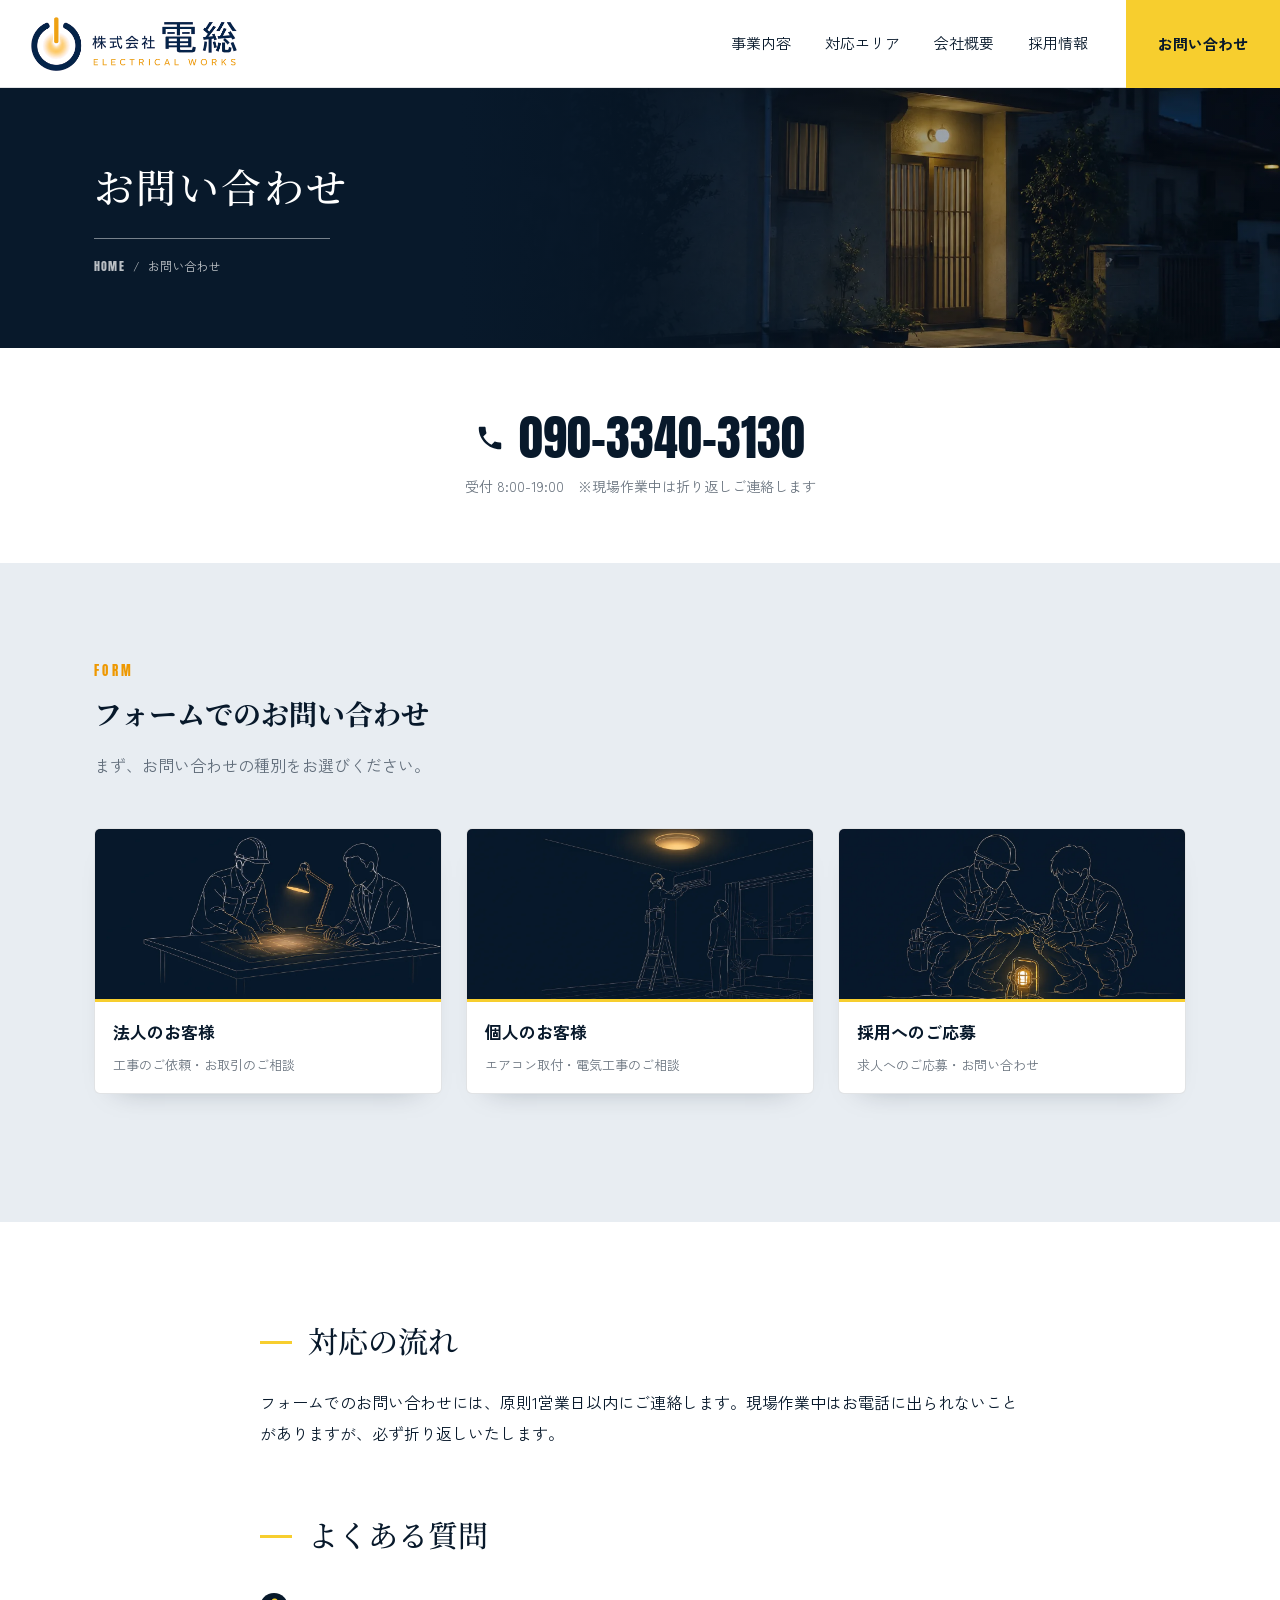
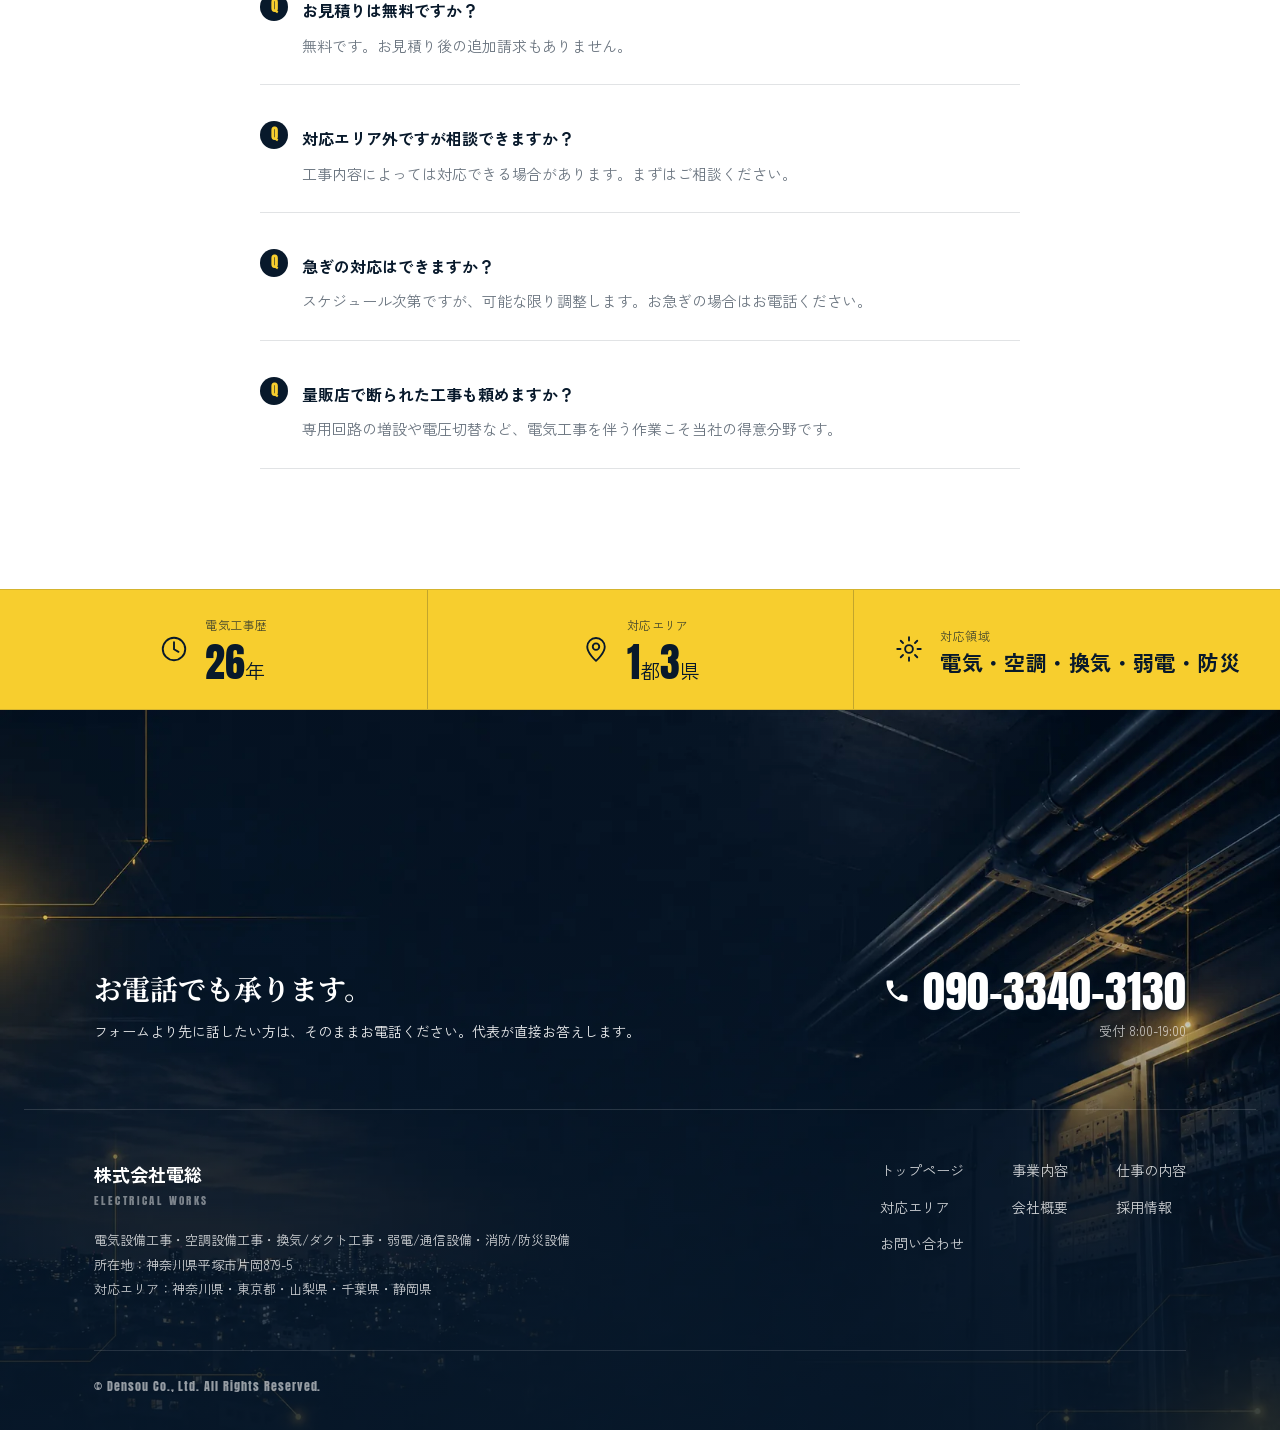
<file: contact/index.html>
<!DOCTYPE html>
<html lang="ja">
<head>
<meta charset="UTF-8">
<meta name="viewport" content="width=device-width, initial-scale=1">
<title>お問い合わせ｜株式会社電総</title>
<meta name="description" content="お見積り・ご相談は無料です。お電話またはフォームからお問い合わせください。現場写真を添付いただくとお見積りが早くなります。">
<link rel="canonical" href="https://dendojapan22.github.io/KabusikigaisyaDensou_Web/contact/">
<meta property="og:type" content="website">
<meta property="og:site_name" content="株式会社電総">
<meta property="og:title" content="お問い合わせ｜株式会社電総">
<meta property="og:description" content="お見積り・ご相談は無料です。お電話またはフォームからお問い合わせください。現場写真を添付いただくとお見積りが早くなります。">
<meta property="og:url" content="https://dendojapan22.github.io/KabusikigaisyaDensou_Web/contact/">
<meta property="og:image" content="https://dendojapan22.github.io/KabusikigaisyaDensou_Web/assets/img/og/contact.jpg">
<meta property="og:image:width" content="1200">
<meta property="og:image:height" content="630">
<meta property="og:locale" content="ja_JP">
<meta name="twitter:card" content="summary_large_image">
<link rel="icon" type="image/png" href="../assets/img/favicon.png">
<link rel="preconnect" href="https://fonts.googleapis.com">
<link rel="preconnect" href="https://fonts.gstatic.com" crossorigin>
<link href="https://fonts.googleapis.com/css2?family=Anton&family=Noto+Serif+JP:wght@400;500&family=Zen+Kaku+Gothic+New:wght@400;500;700&display=swap" rel="stylesheet">
<link rel="stylesheet" href="../assets/css/style.css?v=48">
</head>
<body>

<header class="site-header site-header--sub">
  <div class="plate">
    <a class="plate__logo" href="../"><picture><source srcset="../assets/img/logo.webp" type="image/webp"><img src="../assets/img/logo.png" alt="株式会社電総 ELECTRICAL WORKS" width="820" height="220" fetchpriority="high"></picture></a>
  </div>
  <a class="header-tel--compact" href="tel:09033403130" aria-label="電話をかける">
    <svg class="icon-tel" viewBox="0 0 24 24" aria-hidden="true"><path d="M6.6 10.8c1.4 2.8 3.8 5.1 6.6 6.6l2.2-2.2c.3-.3.7-.4 1-.2 1.2.4 2.4.6 3.6.6.6 0 1 .4 1 1V20c0 .6-.4 1-1 1C10.8 21 3 13.2 3 4c0-.6.4-1 1-1h3.5c.6 0 1 .4 1 1 0 1.3.2 2.5.6 3.6.1.3 0 .7-.2 1l-2.3 2.2z"/></svg>
  </a>
  <button class="menu-toggle" aria-expanded="false" aria-label="メニューを開く"><span></span><span></span><span></span></button>
  <div class="header-right">
    <div class="header-main">
      <nav class="global-nav" aria-label="グローバルナビゲーション">
        <ul>
          <li><a href="../service/">事業内容</a></li>
          <li><a href="../area/">対応エリア</a></li>
          <li><a href="../company/">会社概要</a></li>
          <li><a href="../recruit/">採用情報</a></li>
        </ul>
      </nav>
      <a class="btn-cta" href="./" aria-current="page">お問い合わせ</a>
    </div>
  </div>
</header>

<main>

<div class="page-head" data-animate>
  <div class="wrap">
    <span class="page-head__label">Contact</span>
    <h1 class="page-head__title" data-echo>お問い合わせ</h1>
    <ol class="breadcrumb">
      <li><a href="../">HOME</a></li>
      <li aria-current="page">お問い合わせ</li>
    </ol>
  </div>
  <div class="page-head__media" aria-hidden="true">
    <picture>
      <source srcset="../assets/img/contact-head.webp" type="image/webp">
      <img src="../assets/img/contact-head.jpg" alt="" width="1600" height="900" loading="lazy">
    </picture>
  </div>
</div>

<div class="contact-tel">
  <p><a class="contact-tel__num" href="tel:09033403130"><svg class="icon-tel" viewBox="0 0 24 24" aria-hidden="true" fill="currentColor"><path d="M6.6 10.8c1.4 2.8 3.8 5.1 6.6 6.6l2.2-2.2c.3-.3.7-.4 1-.2 1.2.4 2.4.6 3.6.6.6 0 1 .4 1 1V20c0 .6-.4 1-1 1C10.8 21 3 13.2 3 4c0-.6.4-1 1-1h3.5c.6 0 1 .4 1 1 0 1.3.2 2.5.6 3.6.1.3 0 .7-.2 1l-2.3 2.2z"/></svg>090-3340-3130</a></p>
  <p class="contact-tel__hours">受付 8:00-19:00　※現場作業中は折り返しご連絡します</p>
</div>

<section class="section section--mist" data-animate>
  <div class="wrap">
    <div class="section__head">
      <span class="section__label">Form</span>
      <h2 class="section__title" data-echo>フォームでのお問い合わせ</h2>
      <p class="section__lead">まず、お問い合わせの種別をお選びください。</p>
    </div>

    <div class="type-cards" role="group" aria-label="お問い合わせ種別の選択">
      <button class="type-card" type="button" data-type="corporate" aria-pressed="false">
        <span class="type-card__ph" aria-hidden="true"><picture>
          <source srcset="../assets/img/illust-corporate.webp" type="image/webp">
          <img src="../assets/img/illust-corporate.jpg" alt="" width="1200" height="600" loading="lazy">
        </picture></span>
        <span class="type-card__title">法人のお客様</span>
        <span class="type-card__text">工事のご依頼・お取引のご相談</span>
      </button>
      <button class="type-card" type="button" data-type="personal" aria-pressed="false">
        <span class="type-card__ph" aria-hidden="true"><picture>
          <source srcset="../assets/img/illust-personal.webp" type="image/webp">
          <img src="../assets/img/illust-personal.jpg" alt="" width="1200" height="600" loading="lazy">
        </picture></span>
        <span class="type-card__title">個人のお客様</span>
        <span class="type-card__text">エアコン取付・電気工事のご相談</span>
      </button>
      <button class="type-card" type="button" data-type="recruit" aria-pressed="false">
        <span class="type-card__ph" aria-hidden="true"><picture>
          <source srcset="../assets/img/illust-recruit.webp" type="image/webp">
          <img src="../assets/img/illust-recruit.jpg" alt="" width="1200" height="600" loading="lazy">
        </picture></span>
        <span class="type-card__title">採用へのご応募</span>
        <span class="type-card__text">求人へのご応募・お問い合わせ</span>
      </button>
    </div>

    <form class="form" action="#" method="post" hidden>
      <input type="hidden" id="contact-type" name="type" value="">

      <div class="form__row is-hidden" data-show-for="corporate">
        <label for="f-company">会社名<span class="req">必須</span></label>
        <input type="text" id="f-company" name="company" autocomplete="organization">
      </div>

      <div class="form__row">
        <label for="f-name">お名前（法人の場合はご担当者名）<span class="req">必須</span></label>
        <input type="text" id="f-name" name="name" required autocomplete="name">
      </div>

      <div class="form__row">
        <label for="f-tel">電話番号<span class="req">必須</span></label>
        <input type="tel" id="f-tel" name="tel" required autocomplete="tel">
      </div>

      <div class="form__row">
        <label for="f-email">メールアドレス</label>
        <input type="email" id="f-email" name="email" autocomplete="email">
      </div>

      <div class="form__row is-hidden" data-show-for="corporate personal">
        <label for="f-address">物件所在地（都道府県・市区町村）</label>
        <input type="text" id="f-address" name="address" placeholder="例：神奈川県横浜市">
      </div>

      <div class="form__row is-hidden" data-show-for="corporate personal">
        <label for="f-category">ご相談内容の種別</label>
        <select id="f-category" name="category">
          <option value="">選択してください</option>
          <option>電気工事</option>
          <option>空調（エアコン）</option>
          <option>換気・ダクト</option>
          <option>弱電・通信</option>
          <option>消防・防災</option>
          <option>その他</option>
        </select>
      </div>

      <div class="form__row">
        <label for="f-body">ご相談内容<span class="req">必須</span></label>
        <textarea id="f-body" name="body" required></textarea>
      </div>

      <div class="form__row is-hidden" data-show-for="corporate personal">
        <label for="f-photo">現場のお写真（任意）</label>
        <div class="dropzone">
          <input type="file" id="f-photo" name="photos" accept="image/*" multiple>
          <p>ここに写真をドラッグ＆ドロップ、またはクリックして選択</p>
          <p class="dropzone__note">分電盤・設置場所などのお写真があると、お見積りが早くなります（複数可）</p>
          <ul class="dropzone__list"></ul>
        </div>
      </div>

      <div class="form__row">
        <button class="form__submit" type="submit">送信する</button>
      </div>
    </form>
    <noscript>
      <style>.form[hidden]{display:block}.form__row.is-hidden{display:block}.type-cards{display:none}</style>
    </noscript>
  </div>
</section>

<article class="article">
  <div class="wrap">
    <div class="article__body">

      <h2>対応の流れ</h2>
      <p>フォームでのお問い合わせには、原則1営業日以内にご連絡します。現場作業中はお電話に出られないことがありますが、必ず折り返しいたします。</p>

      <h2>よくある質問</h2>
      <dl class="faq">
        <dt>お見積りは無料ですか？</dt>
        <dd>無料です。お見積り後の追加請求もありません。</dd>
        <dt>対応エリア外ですが相談できますか？</dt>
        <dd>工事内容によっては対応できる場合があります。まずはご相談ください。</dd>
        <dt>急ぎの対応はできますか？</dt>
        <dd>スケジュール次第ですが、可能な限り調整します。お急ぎの場合はお電話ください。</dd>
        <dt>量販店で断られた工事も頼めますか？</dt>
        <dd>専用回路の増設や電圧切替など、電気工事を伴う作業こそ当社の得意分野です。</dd>
      </dl>

    </div>
  </div>
</article>

<section class="trust trust--light" aria-label="信頼の根拠">
  <div class="trust__item">
    <svg class="trust__icon" viewBox="0 0 24 24" aria-hidden="true"><circle cx="12" cy="12" r="9"></circle><path d="M12 6.6v5.6l3.6 2.1"></path></svg>
    <span>
      <span class="trust__label">電気工事歴</span>
      <span class="trust__value"><strong>30</strong>年</span>
    </span>
  </div>
  <div class="trust__item">
    <svg class="trust__icon" viewBox="0 0 24 24" aria-hidden="true"><path d="M12 21.5S5 15.4 5 10.2A7 7 0 0 1 19 10.2c0 5.2-7 11.3-7 11.3Z"></path><circle cx="12" cy="10.1" r="2.6"></circle></svg>
    <span>
      <span class="trust__label">対応エリア</span>
      <span class="trust__value"><strong>1</strong>都<strong>4</strong>県</span>
    </span>
  </div>
  <div class="trust__item">
    <svg class="trust__icon" viewBox="0 0 24 24" aria-hidden="true"><circle cx="12" cy="12" r="3.1"></circle><path d="M12 2.6v2.6M12 18.8v2.6M21.4 12h-2.6M5.2 12H2.6M18.6 5.4 16.8 7.2M7.2 16.8l-1.8 1.8M18.6 18.6l-1.8-1.8M7.2 7.2 5.4 5.4"></path></svg>
    <span>
      <span class="trust__label">対応領域</span>
      <span class="trust__value trust__value--text">電気・空調・換気・弱電・防災</span>
    </span>
  </div>
</section>

</main>

<div class="endzone">
  <section class="cta-block" data-animate>
    <div class="wrap cta-block__inner">
      <div>
        <h2 class="cta-block__title" data-echo>お電話でも承ります。</h2>
        <p class="cta-block__note">フォームより先に話したい方は、そのままお電話ください。代表が直接お答えします。</p>
      </div>
      <div class="cta-block__contact">
        <a class="cta-block__tel" href="tel:09033403130"><svg class="icon-tel" viewBox="0 0 24 24" aria-hidden="true"><path d="M6.6 10.8c1.4 2.8 3.8 5.1 6.6 6.6l2.2-2.2c.3-.3.7-.4 1-.2 1.2.4 2.4.6 3.6.6.6 0 1 .4 1 1V20c0 .6-.4 1-1 1C10.8 21 3 13.2 3 4c0-.6.4-1 1-1h3.5c.6 0 1 .4 1 1 0 1.3.2 2.5.6 3.6.1.3 0 .7-.2 1l-2.3 2.2z"/></svg>090-3340-3130</a>
        <p class="cta-block__hours">受付 8:00-19:00</p>
      </div>
    </div>
  </section>
  <footer class="site-footer">
    <div class="wrap site-footer__inner">
      <div>
        <p class="site-footer__name">株式会社電総</p>
        <p class="site-footer__en">ELECTRICAL WORKS</p>
        <p class="site-footer__meta">電気設備工事・空調設備工事・換気/ダクト工事・弱電/通信設備・消防/防災設備<br>所在地：神奈川県平塚市片岡879-5<br>対応エリア：神奈川県・東京都・山梨県・千葉県・静岡県</p>
      </div>
      <nav aria-label="フッターナビゲーション">
        <ul>
          <li><a href="../">トップページ</a></li>
          <li><a href="../service/">事業内容</a></li>
          <li><a href="../service/work/">仕事の内容</a></li>
          <li><a href="../area/">対応エリア</a></li>
          <li><a href="../company/">会社概要</a></li>
          <li><a href="../recruit/">採用情報</a></li>
          <li><a href="./">お問い合わせ</a></li>
        </ul>
      </nav>
    </div>
    <div class="wrap"><p class="site-footer__copy">&copy; Densou Co., Ltd. All Rights Reserved.</p></div>
  </footer>
</div>

<div class="mobile-bar">
  <a class="mobile-bar__tel" href="tel:09033403130"><svg class="icon-tel" viewBox="0 0 24 24" aria-hidden="true" width="18" height="18" fill="currentColor"><path d="M6.6 10.8c1.4 2.8 3.8 5.1 6.6 6.6l2.2-2.2c.3-.3.7-.4 1-.2 1.2.4 2.4.6 3.6.6.6 0 1 .4 1 1V20c0 .6-.4 1-1 1C10.8 21 3 13.2 3 4c0-.6.4-1 1-1h3.5c.6 0 1 .4 1 1 0 1.3.2 2.5.6 3.6.1.3 0 .7-.2 1l-2.3 2.2z"/></svg>電話する</a>
  <a class="mobile-bar__contact" href="./">お問い合わせ</a>
</div>

<script src="../assets/js/main.js?v=13" defer></script>
</body>
</html>
</file>
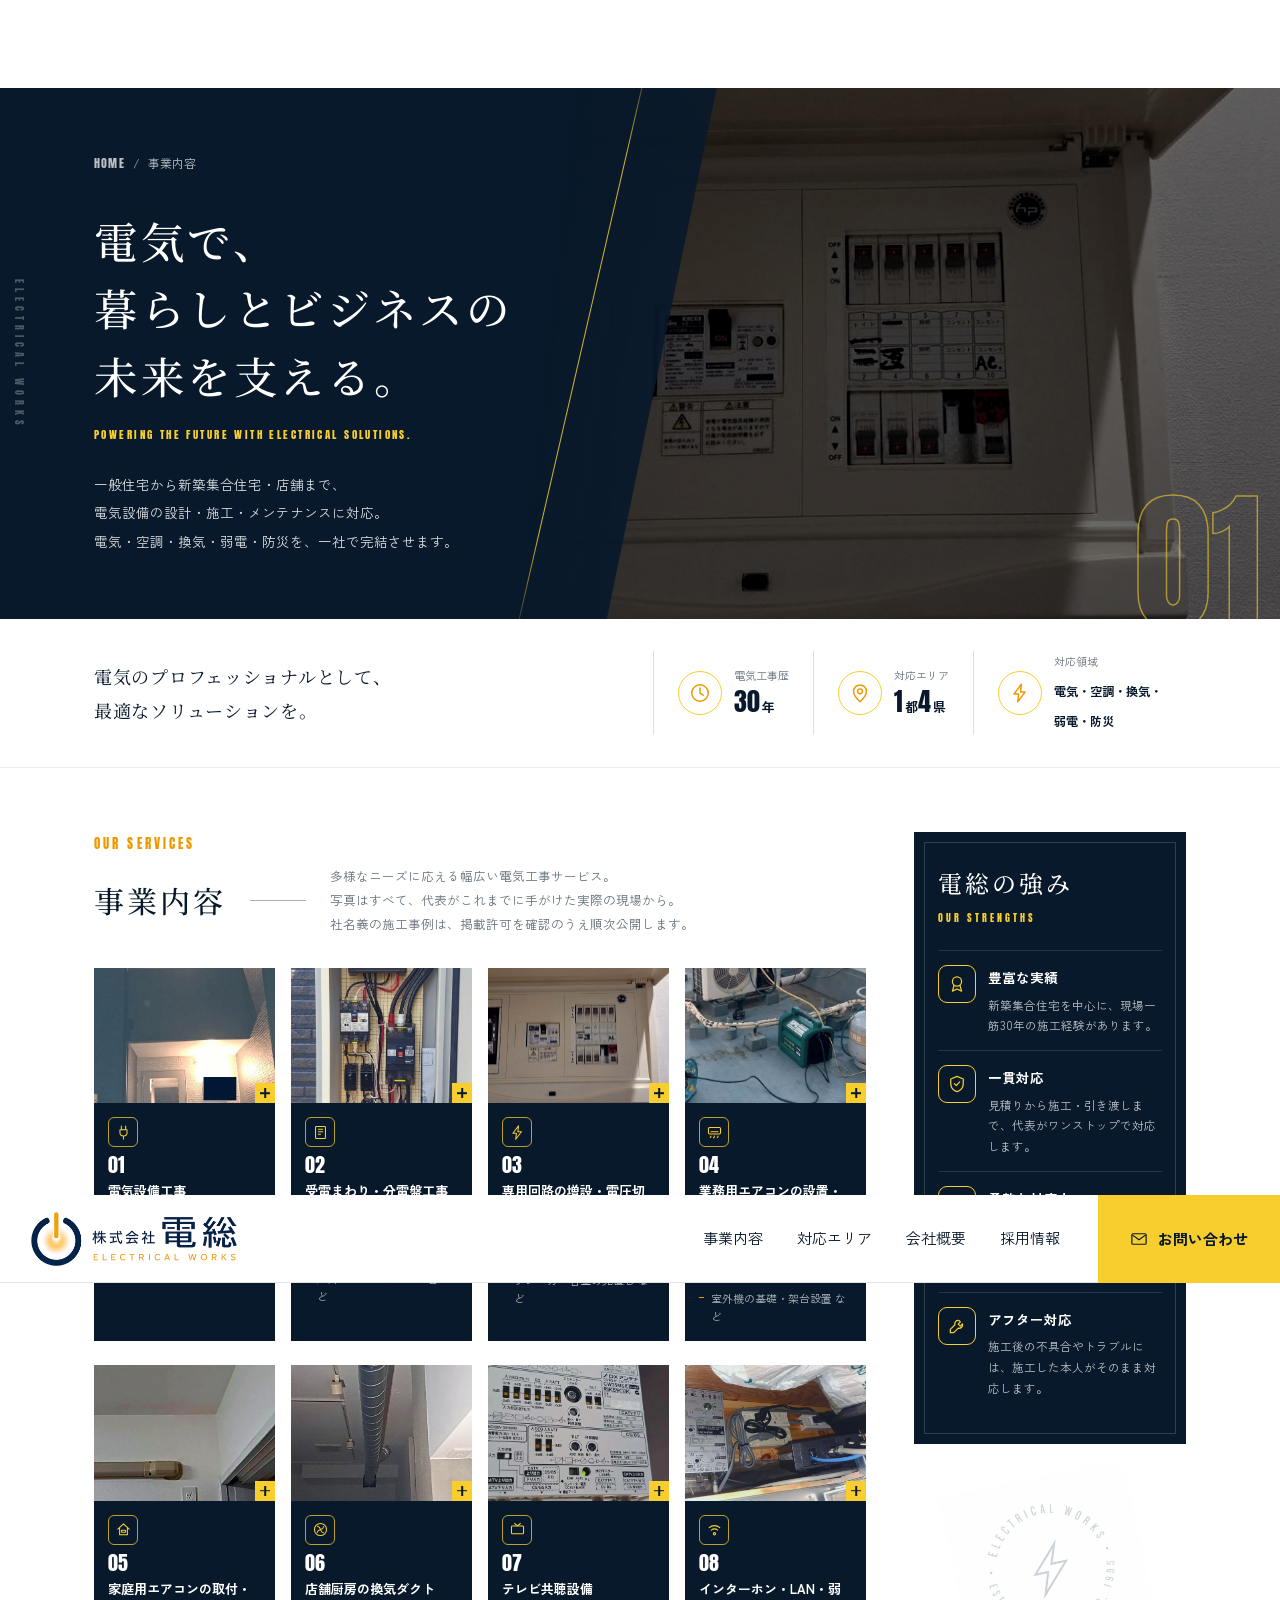
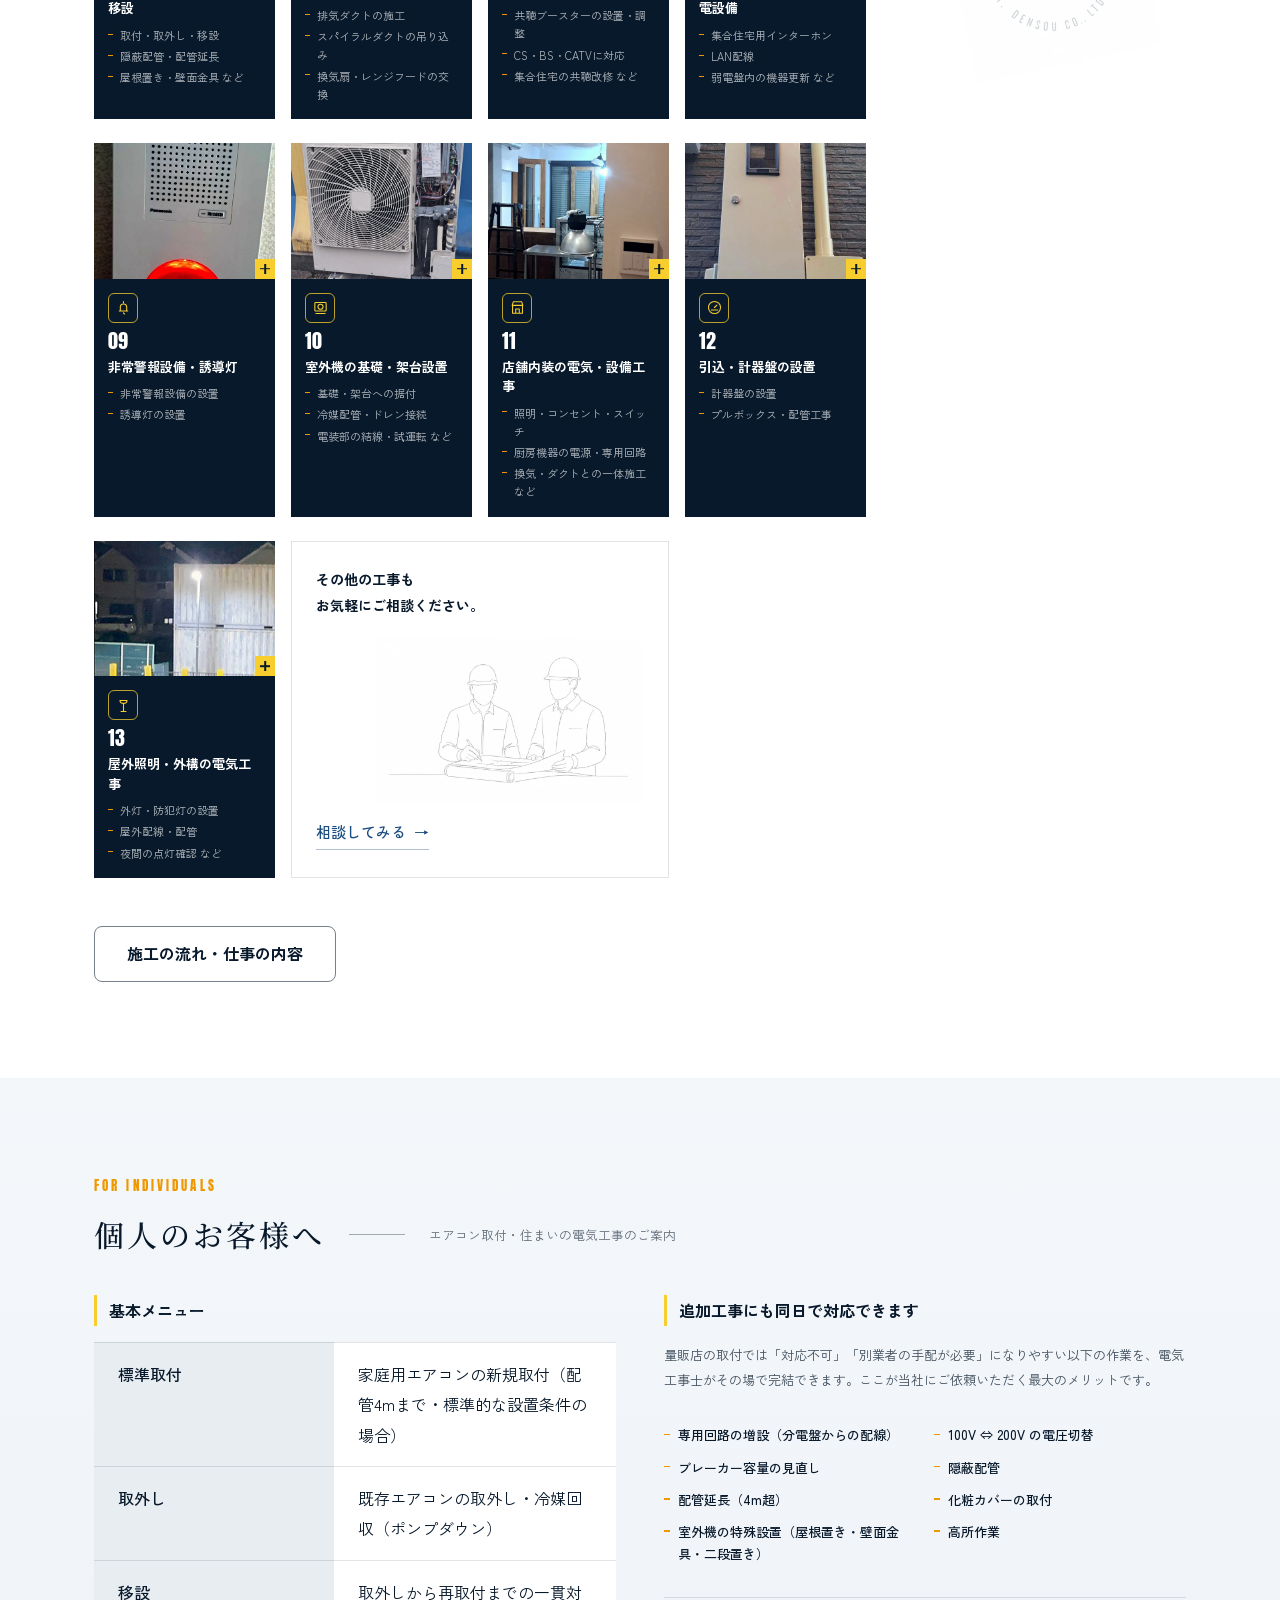
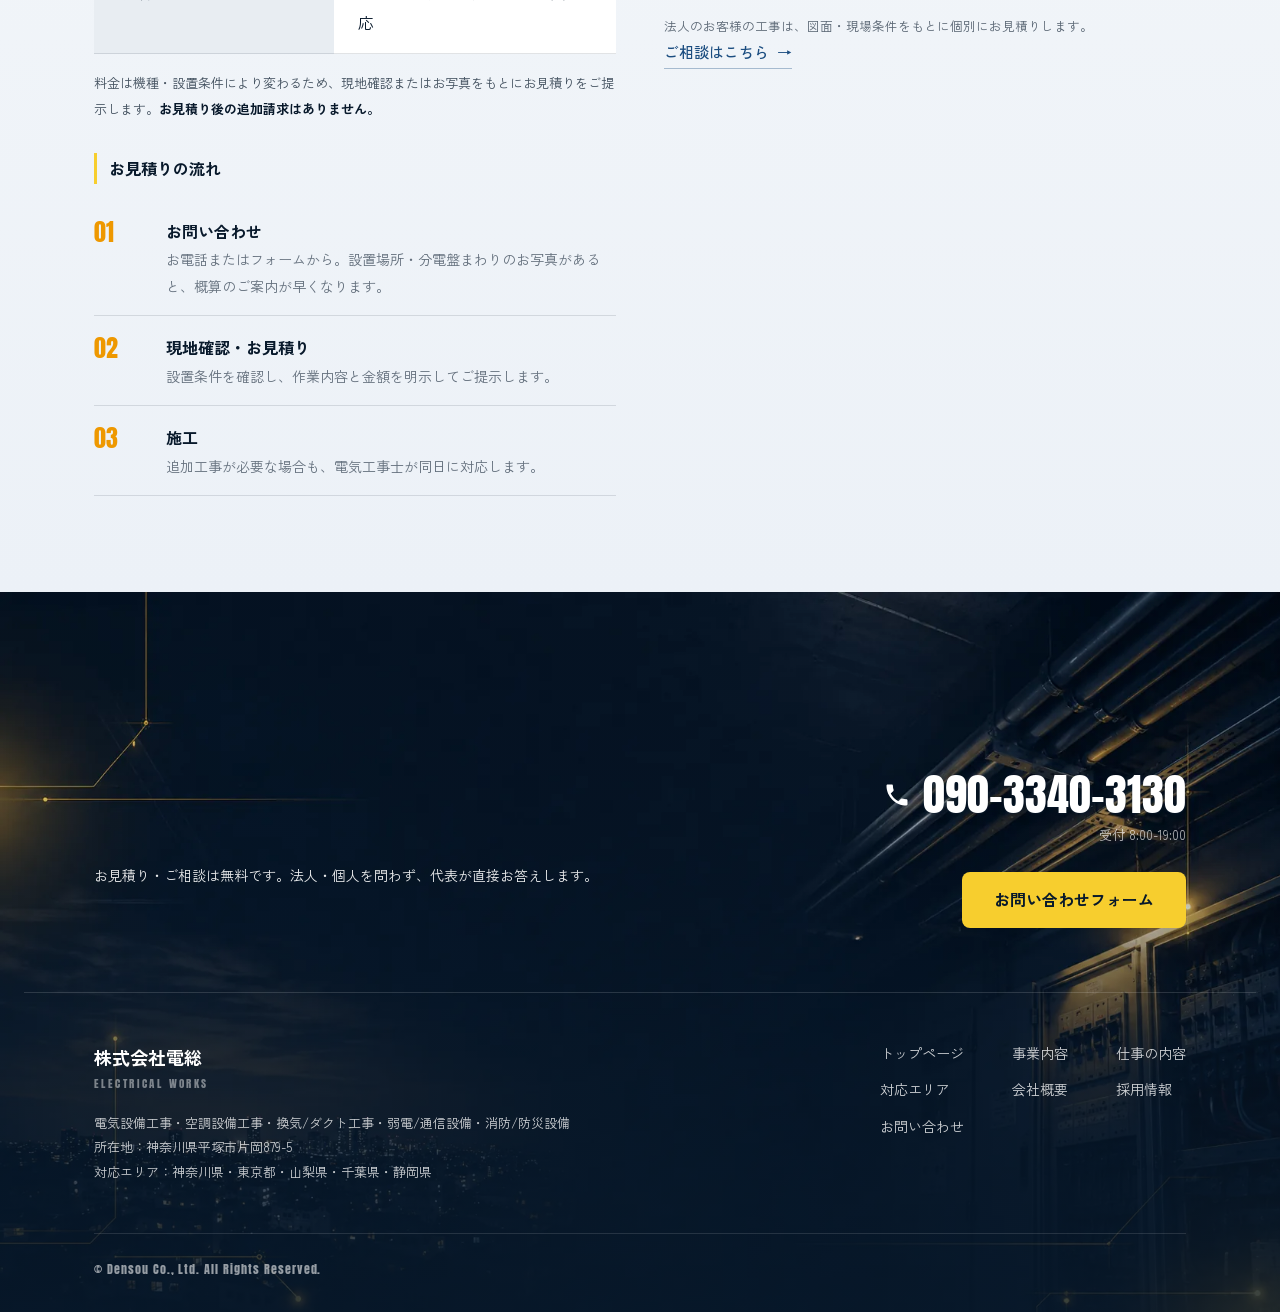
<file: price/index.html>
<!DOCTYPE html>
<html lang="ja">
<head>
<meta charset="UTF-8">
<meta name="viewport" content="width=device-width, initial-scale=1">
<title>事業内容へ移動します｜株式会社電総</title>
<!-- 料金ページは事業内容ページの「個人のお客様へ」に統合しました。旧URLへのアクセスを転送します -->
<meta name="robots" content="noindex">
<meta http-equiv="refresh" content="0; url=../service/#kojin">
<link rel="canonical" href="https://dendojapan22.github.io/KabusikigaisyaDensou_Web/service/">
</head>
<body>
<p>このページは<a href="../service/#kojin">事業内容の「個人のお客様へ」</a>に統合されました。自動的に移動します。</p>
</body>
</html>
</file>
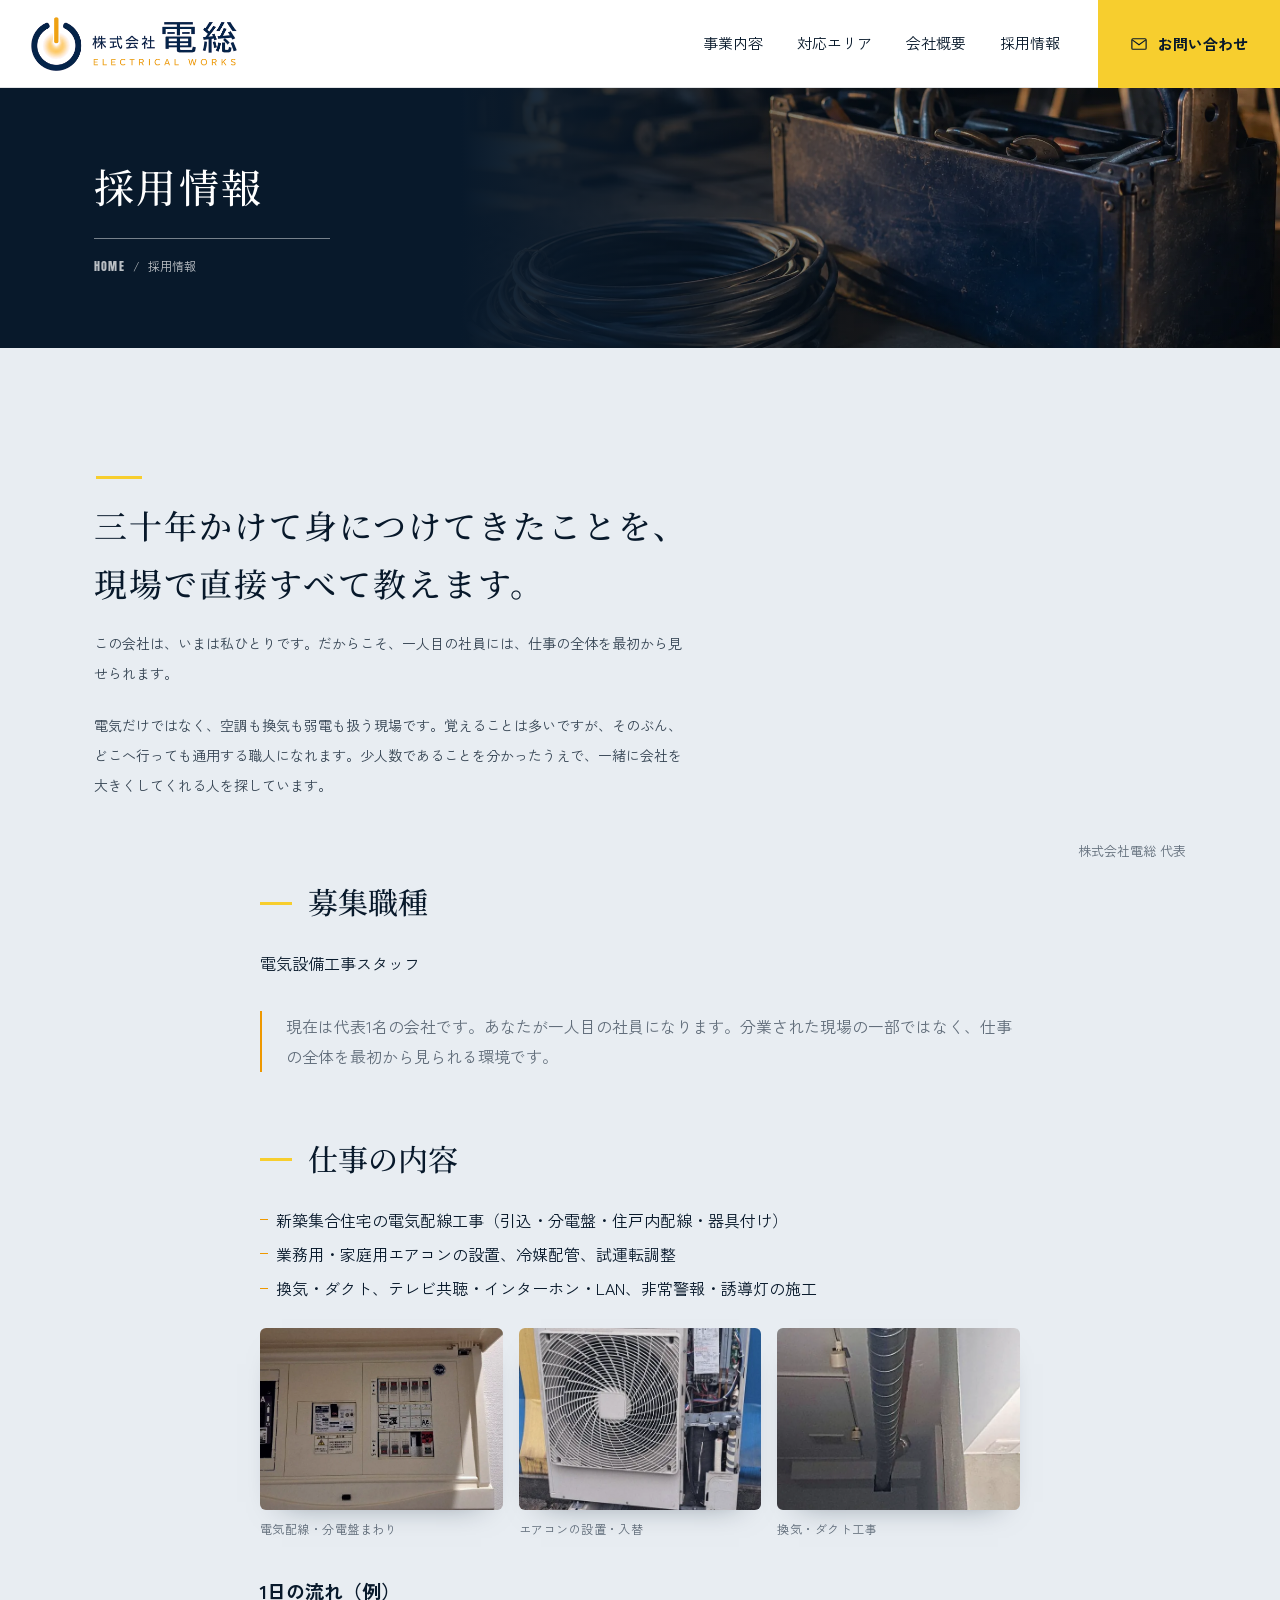
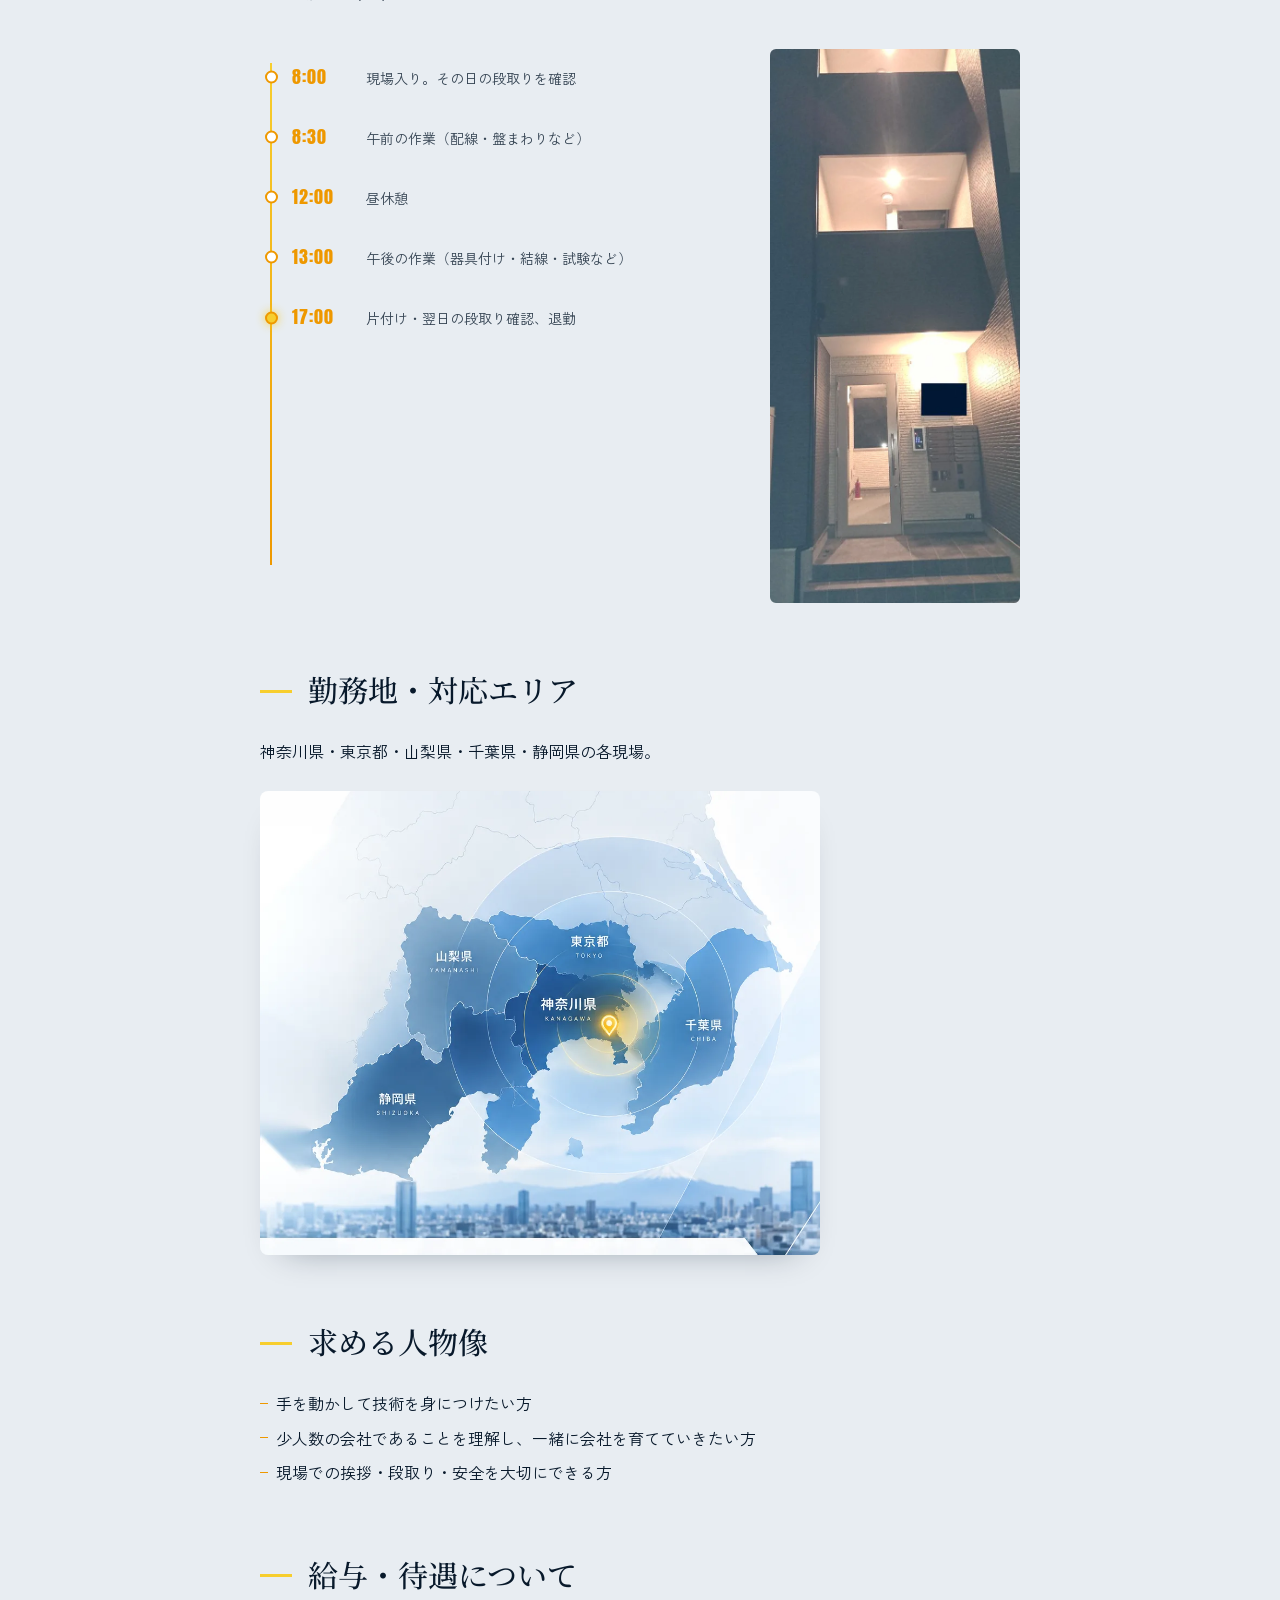
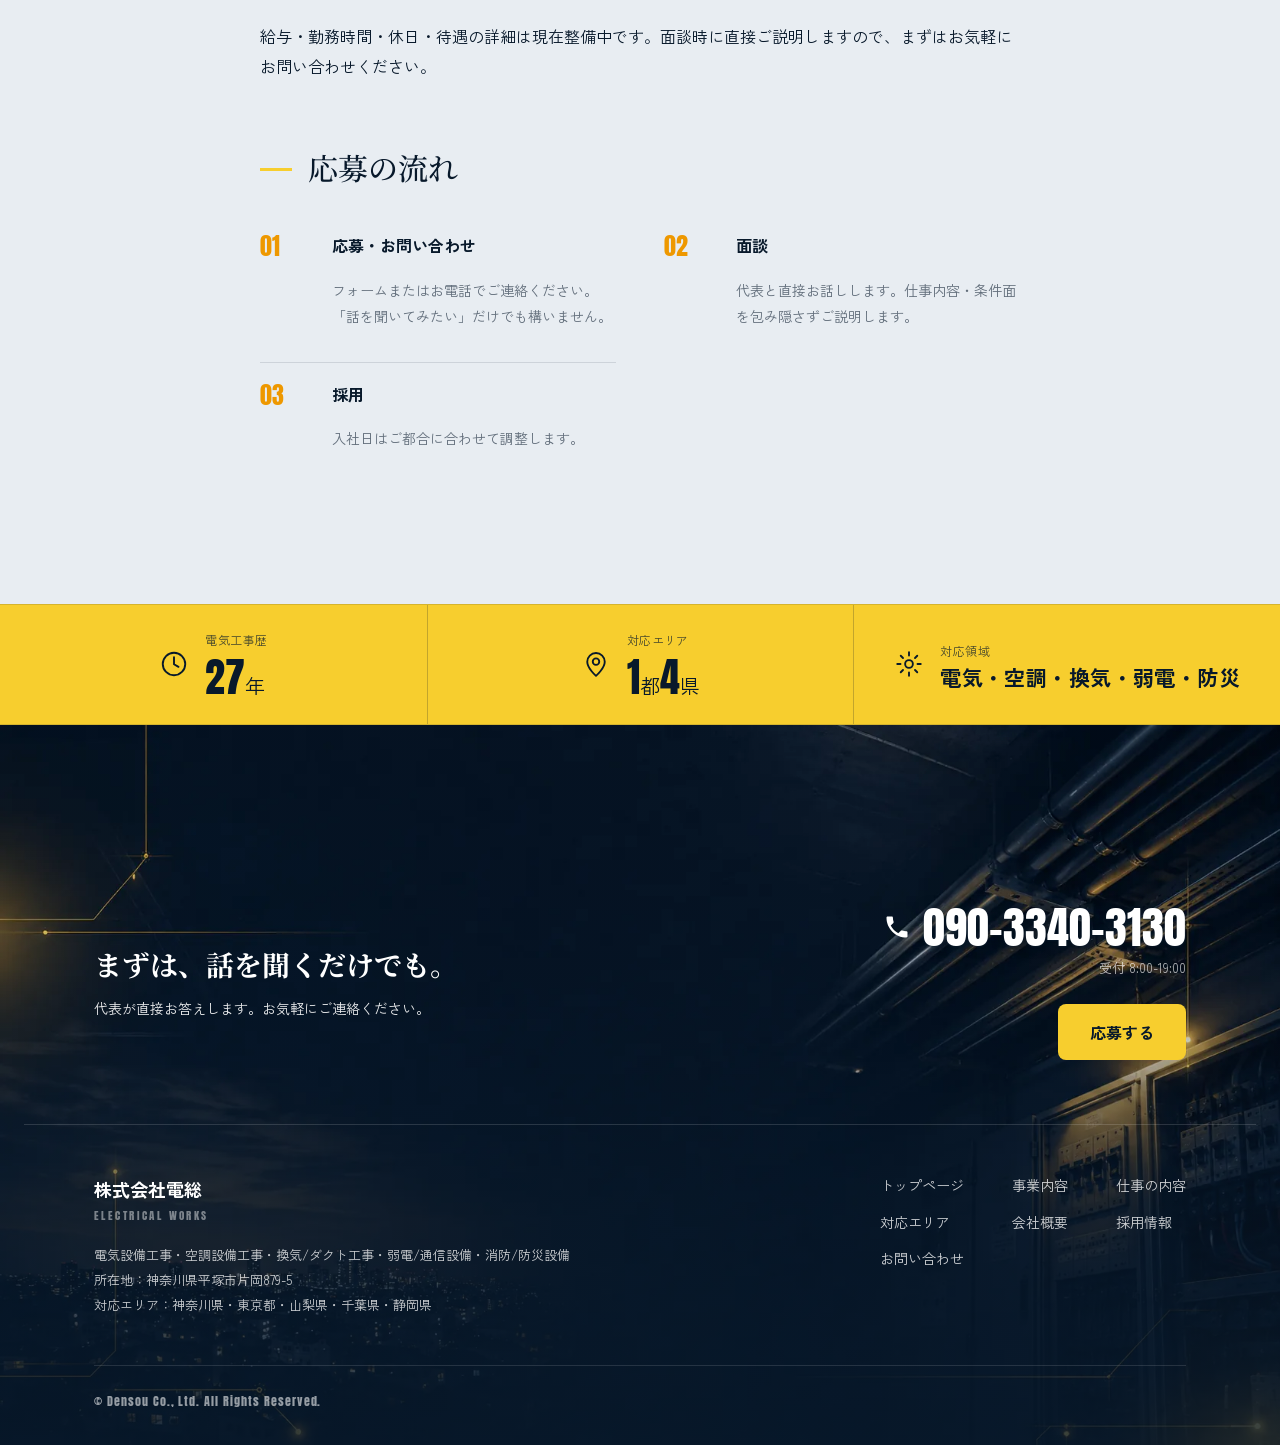
<file: recruit/index.html>
<!DOCTYPE html>
<html lang="ja">
<head>
<meta charset="UTF-8">
<meta name="viewport" content="width=device-width, initial-scale=1">
<title>採用情報｜株式会社電総</title>
<meta name="description" content="電気設備工事スタッフを募集しています。電気工事歴30年の代表から現場で直接学べる環境。一人目の社員として、一緒に会社を大きくしませんか。">
<link rel="canonical" href="https://dendojapan22.github.io/KabusikigaisyaDensou_Web/recruit/">
<meta property="og:type" content="website">
<meta property="og:site_name" content="株式会社電総">
<meta property="og:title" content="採用情報｜株式会社電総">
<meta property="og:description" content="電気設備工事スタッフを募集しています。電気工事歴30年の代表から現場で直接学べる環境。一人目の社員として、一緒に会社を大きくしませんか。">
<meta property="og:url" content="https://dendojapan22.github.io/KabusikigaisyaDensou_Web/recruit/">
<meta property="og:image" content="https://dendojapan22.github.io/KabusikigaisyaDensou_Web/assets/img/og/recruit.jpg">
<meta property="og:image:width" content="1200">
<meta property="og:image:height" content="630">
<meta property="og:locale" content="ja_JP">
<meta name="twitter:card" content="summary_large_image">
<link rel="icon" type="image/png" href="../assets/img/favicon.png">
<link rel="preconnect" href="https://fonts.googleapis.com">
<link rel="preconnect" href="https://fonts.gstatic.com" crossorigin>
<link href="https://fonts.googleapis.com/css2?family=Anton&family=Noto+Serif+JP:wght@400;500&family=Zen+Kaku+Gothic+New:wght@400;500;700&display=swap" rel="stylesheet">
<link rel="stylesheet" href="../assets/css/style.css?v=48">
</head>
<body class="page-recruit">

<header class="site-header site-header--sub">
  <div class="plate">
    <a class="plate__logo" href="../"><picture><source srcset="../assets/img/logo.webp" type="image/webp"><img src="../assets/img/logo.png" alt="株式会社電総 ELECTRICAL WORKS" width="820" height="220" fetchpriority="high"></picture></a>
  </div>
  <a class="header-tel--compact" href="tel:09033403130" aria-label="電話をかける">
    <svg class="icon-tel" viewBox="0 0 24 24" aria-hidden="true"><path d="M6.6 10.8c1.4 2.8 3.8 5.1 6.6 6.6l2.2-2.2c.3-.3.7-.4 1-.2 1.2.4 2.4.6 3.6.6.6 0 1 .4 1 1V20c0 .6-.4 1-1 1C10.8 21 3 13.2 3 4c0-.6.4-1 1-1h3.5c.6 0 1 .4 1 1 0 1.3.2 2.5.6 3.6.1.3 0 .7-.2 1l-2.3 2.2z"/></svg>
  </a>
  <button class="menu-toggle" aria-expanded="false" aria-label="メニューを開く"><span></span><span></span><span></span></button>
  <div class="header-right">
    <div class="header-main">
      <nav class="global-nav" aria-label="グローバルナビゲーション">
        <ul>
          <li><a href="../service/">事業内容</a></li>
          <li><a href="../area/">対応エリア</a></li>
          <li><a href="../company/">会社概要</a></li>
          <li><a href="../recruit/">採用情報</a></li>
        </ul>
      </nav>
      <a class="btn-cta" href="../contact/"><svg class="icon-mail" viewBox="0 0 24 24" aria-hidden="true"><rect x="2.5" y="5" width="19" height="14" rx="1.5"></rect><path d="m3 6.5 9 6.5 9-6.5"></path></svg>お問い合わせ</a>
    </div>
  </div>
</header>

<main>

<div class="page-head" data-animate>
  <div class="wrap">
    <span class="page-head__label">Recruit</span>
    <h1 class="page-head__title" data-echo>採用情報</h1>
    <ol class="breadcrumb">
      <li><a href="../">HOME</a></li>
      <li aria-current="page">採用情報</li>
    </ol>
  </div>
  <div class="page-head__media" aria-hidden="true">
    <picture>
      <source srcset="../assets/img/recruit-head.webp" type="image/webp">
      <img src="../assets/img/recruit-head.jpg" alt="" width="1600" height="900" loading="lazy">
    </picture>
  </div>
</div>

<article class="article">
  <div class="wrap">

    <div class="msg2">
      <p class="msg2__lead">三十年かけて身につけてきたことを、<br>現場で直接すべて教えます。</p>
      <div class="msg2__body msg2__body--single">
        <p>この会社は、いまは私ひとりです。だからこそ、一人目の社員には、仕事の全体を最初から見せられます。</p>
        <p>電気だけではなく、空調も換気も弱電も扱う現場です。覚えることは多いですが、そのぶん、どこへ行っても通用する職人になれます。少人数であることを分かったうえで、一緒に会社を大きくしてくれる人を探しています。</p>
      </div>
      <p class="msg2__sign">株式会社電総 代表</p>
    </div>

    <div class="article__body">

      <h2>募集職種</h2>
      <p>電気設備工事スタッフ</p>
      <p class="recruit-hero-note">現在は代表1名の会社です。あなたが一人目の社員になります。分業された現場の一部ではなく、仕事の全体を最初から見られる環境です。</p>

      <h2>仕事の内容</h2>
      <ul>
        <li>新築集合住宅の電気配線工事（引込・分電盤・住戸内配線・器具付け）</li>
        <li>業務用・家庭用エアコンの設置、冷媒配管、試運転調整</li>
        <li>換気・ダクト、テレビ共聴・インターホン・LAN、非常警報・誘導灯の施工</li>
      </ul>

      <!-- 実際の現場写真。仕事の3本柱に対応 -->
      <div class="rec-gallery">
        <figure>
          <span class="rec-gallery__ph"><picture>
            <source srcset="../assets/img/works/bunden.webp" type="image/webp">
            <img src="../assets/img/works/bunden.jpg" alt="住戸用分電盤の施工" width="800" height="500" loading="lazy">
          </picture></span>
          <figcaption>電気配線・分電盤まわり</figcaption>
        </figure>
        <figure>
          <span class="rec-gallery__ph"><picture>
            <source srcset="../assets/img/works/outdoor-unit.webp" type="image/webp">
            <img src="../assets/img/works/outdoor-unit.jpg" alt="空調室外機の設置" width="800" height="500" loading="lazy">
          </picture></span>
          <figcaption>エアコンの設置・入替</figcaption>
        </figure>
        <figure>
          <span class="rec-gallery__ph"><picture>
            <source srcset="../assets/img/works/duct.webp" type="image/webp">
            <img src="../assets/img/works/duct.jpg" alt="スパイラルダクトの施工" width="800" height="500" loading="lazy">
          </picture></span>
          <figcaption>換気・ダクト工事</figcaption>
        </figure>
      </div>

      <h3>1日の流れ（例）</h3>
      <div class="day-cols">
      <ul class="dayline">
        <li><span class="u-num">8:00</span><span>現場入り。その日の段取りを確認</span></li>
        <li><span class="u-num">8:30</span><span>午前の作業（配線・盤まわりなど）</span></li>
        <li><span class="u-num">12:00</span><span>昼休憩</span></li>
        <li><span class="u-num">13:00</span><span>午後の作業（器具付け・結線・試験など）</span></li>
        <li><span class="u-num">17:00</span><span>片付け・翌日の段取り確認、退勤</span></li>
      </ul>
      <figure class="day-photo" aria-hidden="true">
        <picture>
          <source srcset="../assets/img/works/entrance.webp" type="image/webp">
          <img src="../assets/img/works/entrance.jpg" alt="" width="541" height="1200" loading="lazy">
        </picture>
      </figure>
      </div>

      <h2>勤務地・対応エリア</h2>
      <p>神奈川県・東京都・山梨県・千葉県・静岡県の各現場。</p>
      <figure class="rec-map">
        <picture>
          <source srcset="../assets/img/area-map2.webp" type="image/webp">
          <img src="../assets/img/area-map2.jpg" alt="対応エリアの地図：神奈川県平塚市を中心に1都4県" width="1036" height="860" loading="lazy">
        </picture>
      </figure>

      <h2>求める人物像</h2>
      <ul>
        <li>手を動かして技術を身につけたい方</li>
        <li>少人数の会社であることを理解し、一緒に会社を育てていきたい方</li>
        <li>現場での挨拶・段取り・安全を大切にできる方</li>
      </ul>

      <h2>給与・待遇について</h2>
      <p>給与・勤務時間・休日・待遇の詳細は現在整備中です。面談時に直接ご説明しますので、まずはお気軽にお問い合わせください。</p>

      <h2>応募の流れ</h2>
      <ol class="flow">
        <li>
          <p class="flow__title">応募・お問い合わせ</p>
          <p class="flow__text">フォームまたはお電話でご連絡ください。「話を聞いてみたい」だけでも構いません。</p>
        </li>
        <li>
          <p class="flow__title">面談</p>
          <p class="flow__text">代表と直接お話しします。仕事内容・条件面を包み隠さずご説明します。</p>
        </li>
        <li>
          <p class="flow__title">採用</p>
          <p class="flow__text">入社日はご都合に合わせて調整します。</p>
        </li>
      </ol>

    </div>
  </div>
</article>

<section class="trust trust--light" aria-label="信頼の根拠">
  <div class="trust__item">
    <svg class="trust__icon" viewBox="0 0 24 24" aria-hidden="true"><circle cx="12" cy="12" r="9"></circle><path d="M12 6.6v5.6l3.6 2.1"></path></svg>
    <span>
      <span class="trust__label">電気工事歴</span>
      <span class="trust__value"><strong>30</strong>年</span>
    </span>
  </div>
  <div class="trust__item">
    <svg class="trust__icon" viewBox="0 0 24 24" aria-hidden="true"><path d="M12 21.5S5 15.4 5 10.2A7 7 0 0 1 19 10.2c0 5.2-7 11.3-7 11.3Z"></path><circle cx="12" cy="10.1" r="2.6"></circle></svg>
    <span>
      <span class="trust__label">対応エリア</span>
      <span class="trust__value"><strong>1</strong>都<strong>4</strong>県</span>
    </span>
  </div>
  <div class="trust__item">
    <svg class="trust__icon" viewBox="0 0 24 24" aria-hidden="true"><circle cx="12" cy="12" r="3.1"></circle><path d="M12 2.6v2.6M12 18.8v2.6M21.4 12h-2.6M5.2 12H2.6M18.6 5.4 16.8 7.2M7.2 16.8l-1.8 1.8M18.6 18.6l-1.8-1.8M7.2 7.2 5.4 5.4"></path></svg>
    <span>
      <span class="trust__label">対応領域</span>
      <span class="trust__value trust__value--text">電気・空調・換気・弱電・防災</span>
    </span>
  </div>
</section>
</main>

<div class="endzone">
  <section class="cta-block" data-animate>
    <div class="wrap cta-block__inner">
      <div>
        <h2 class="cta-block__title" data-echo>まずは、話を聞くだけでも。</h2>
        <p class="cta-block__note">代表が直接お答えします。お気軽にご連絡ください。</p>
      </div>
      <div class="cta-block__contact">
        <a class="cta-block__tel" href="tel:09033403130"><svg class="icon-tel" viewBox="0 0 24 24" aria-hidden="true"><path d="M6.6 10.8c1.4 2.8 3.8 5.1 6.6 6.6l2.2-2.2c.3-.3.7-.4 1-.2 1.2.4 2.4.6 3.6.6.6 0 1 .4 1 1V20c0 .6-.4 1-1 1C10.8 21 3 13.2 3 4c0-.6.4-1 1-1h3.5c.6 0 1 .4 1 1 0 1.3.2 2.5.6 3.6.1.3 0 .7-.2 1l-2.3 2.2z"/></svg>090-3340-3130</a>
        <p class="cta-block__hours">受付 8:00-19:00</p>
        <a class="btn-primary" href="../contact/">応募する</a>
      </div>
    </div>
  </section>
  <footer class="site-footer">
    <div class="wrap site-footer__inner">
      <div>
        <p class="site-footer__name">株式会社電総</p>
        <p class="site-footer__en">ELECTRICAL WORKS</p>
        <p class="site-footer__meta">電気設備工事・空調設備工事・換気/ダクト工事・弱電/通信設備・消防/防災設備<br>所在地：神奈川県平塚市片岡879-5<br>対応エリア：神奈川県・東京都・山梨県・千葉県・静岡県</p>
      </div>
      <nav aria-label="フッターナビゲーション">
        <ul>
          <li><a href="../">トップページ</a></li>
          <li><a href="../service/">事業内容</a></li>
          <li><a href="../service/work/">仕事の内容</a></li>
          <li><a href="../area/">対応エリア</a></li>
          <li><a href="../company/">会社概要</a></li>
          <li><a href="./">採用情報</a></li>
          <li><a href="../contact/">お問い合わせ</a></li>
        </ul>
      </nav>
    </div>
    <div class="wrap"><p class="site-footer__copy">&copy; Densou Co., Ltd. All Rights Reserved.</p></div>
  </footer>
</div>

<div class="mobile-bar">
  <a class="mobile-bar__tel" href="tel:09033403130"><svg class="icon-tel" viewBox="0 0 24 24" aria-hidden="true" width="18" height="18" fill="currentColor"><path d="M6.6 10.8c1.4 2.8 3.8 5.1 6.6 6.6l2.2-2.2c.3-.3.7-.4 1-.2 1.2.4 2.4.6 3.6.6.6 0 1 .4 1 1V20c0 .6-.4 1-1 1C10.8 21 3 13.2 3 4c0-.6.4-1 1-1h3.5c.6 0 1 .4 1 1 0 1.3.2 2.5.6 3.6.1.3 0 .7-.2 1l-2.3 2.2z"/></svg>電話する</a>
  <a class="mobile-bar__contact" href="../contact/">お問い合わせ</a>
</div>

<script src="../assets/js/main.js?v=13" defer></script>
</body>
</html>
</file>
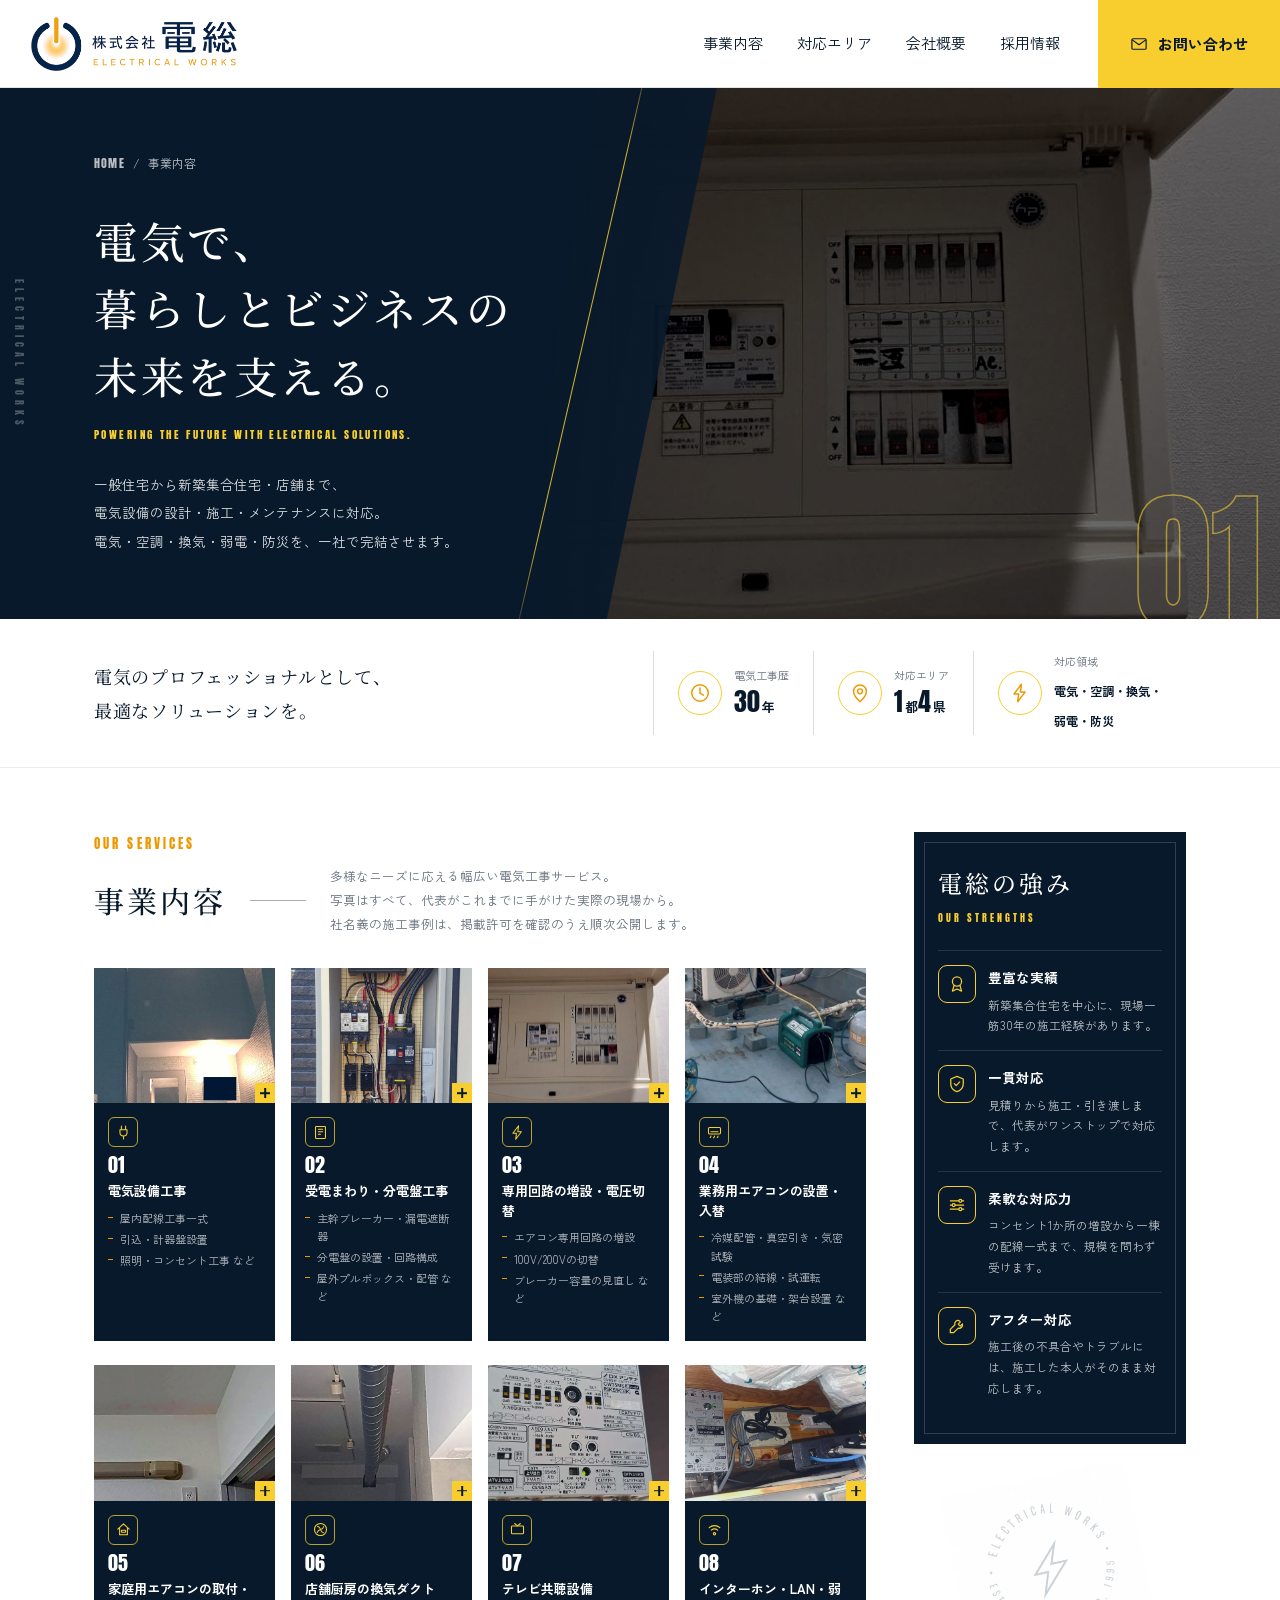
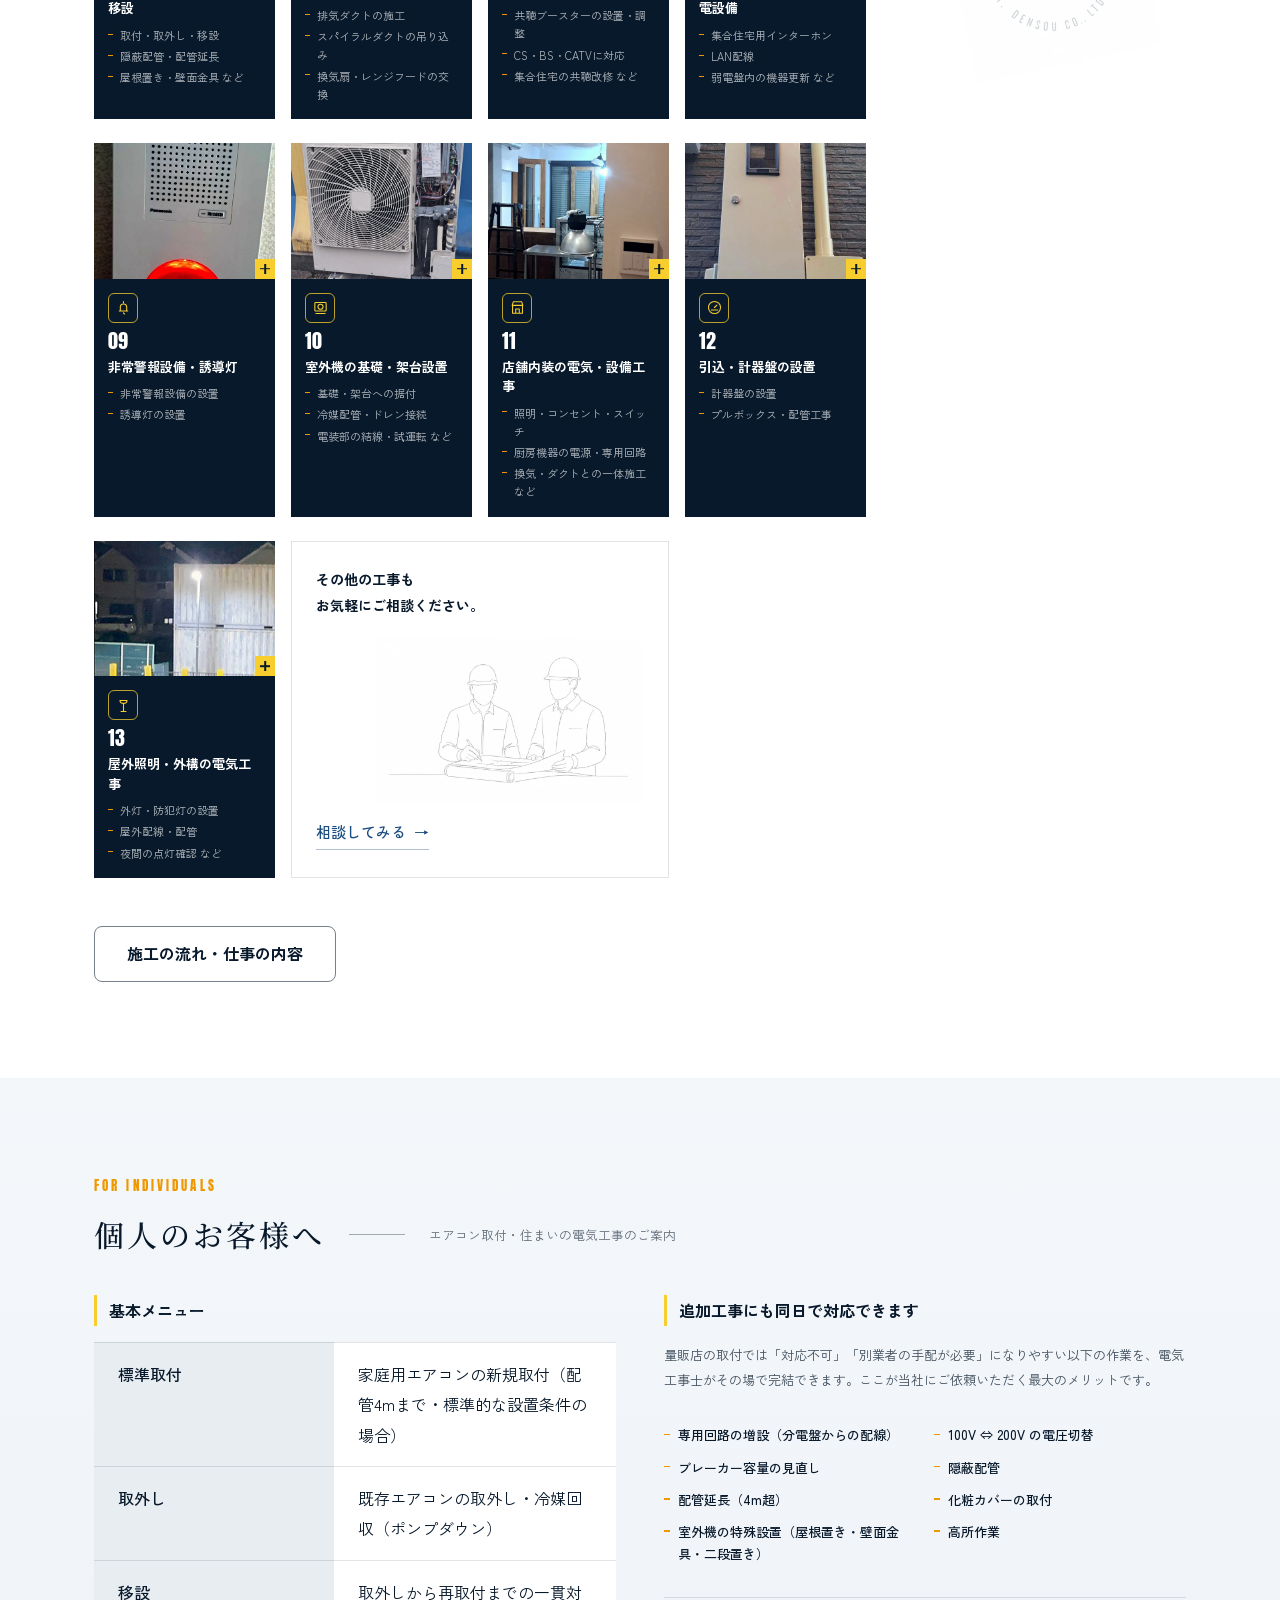
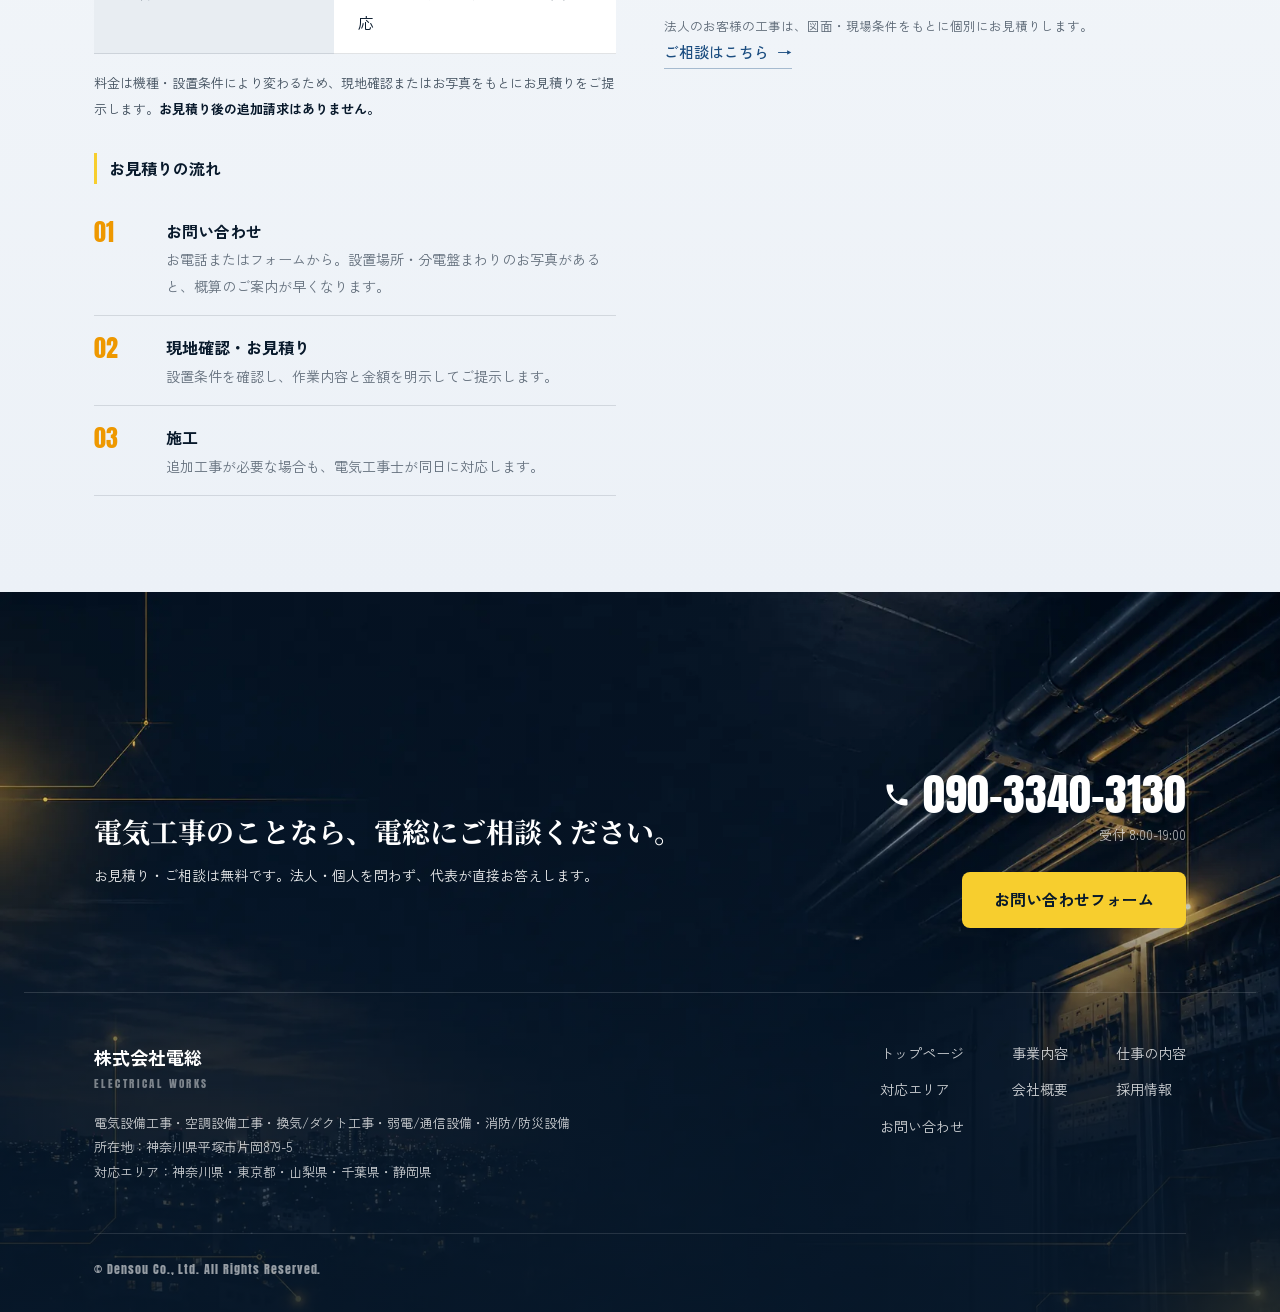
<file: service/index.html>
<!DOCTYPE html>
<html lang="ja">
<head>
<meta charset="UTF-8">
<meta name="viewport" content="width=device-width, initial-scale=1">
<title>事業内容｜株式会社電総</title>
<meta name="description" content="電気設備工事・空調設備工事を主力に、換気・ダクト、弱電・通信、消防・防災まで13の工事メニューに対応。法人・個人を問わずご依頼いただけます。">
<link rel="canonical" href="https://dendojapan22.github.io/KabusikigaisyaDensou_Web/service/">
<meta property="og:type" content="website">
<meta property="og:site_name" content="株式会社電総">
<meta property="og:title" content="事業内容｜株式会社電総">
<meta property="og:description" content="電気設備工事・空調設備工事を主力に、換気・ダクト、弱電・通信、消防・防災まで13の工事メニューに対応。法人・個人を問わずご依頼いただけます。">
<meta property="og:url" content="https://dendojapan22.github.io/KabusikigaisyaDensou_Web/service/">
<meta property="og:image" content="https://dendojapan22.github.io/KabusikigaisyaDensou_Web/assets/img/og/service.jpg">
<meta property="og:image:width" content="1200">
<meta property="og:image:height" content="630">
<meta property="og:locale" content="ja_JP">
<meta name="twitter:card" content="summary_large_image">
<link rel="icon" type="image/png" href="../assets/img/favicon.png">
<link rel="preconnect" href="https://fonts.googleapis.com">
<link rel="preconnect" href="https://fonts.gstatic.com" crossorigin>
<link href="https://fonts.googleapis.com/css2?family=Anton&family=Noto+Serif+JP:wght@400;500&family=Zen+Kaku+Gothic+New:wght@400;500;700&display=swap" rel="stylesheet">
<link rel="stylesheet" href="../assets/css/style.css?v=48">
</head>
<body>

<header class="site-header site-header--sub">
  <div class="plate">
    <a class="plate__logo" href="../"><picture><source srcset="../assets/img/logo.webp" type="image/webp"><img src="../assets/img/logo.png" alt="株式会社電総 ELECTRICAL WORKS" width="820" height="220" fetchpriority="high"></picture></a>
  </div>
  <a class="header-tel--compact" href="tel:09033403130" aria-label="電話をかける">
    <svg class="icon-tel" viewBox="0 0 24 24" aria-hidden="true"><path d="M6.6 10.8c1.4 2.8 3.8 5.1 6.6 6.6l2.2-2.2c.3-.3.7-.4 1-.2 1.2.4 2.4.6 3.6.6.6 0 1 .4 1 1V20c0 .6-.4 1-1 1C10.8 21 3 13.2 3 4c0-.6.4-1 1-1h3.5c.6 0 1 .4 1 1 0 1.3.2 2.5.6 3.6.1.3 0 .7-.2 1l-2.3 2.2z"/></svg>
  </a>
  <button class="menu-toggle" aria-expanded="false" aria-label="メニューを開く"><span></span><span></span><span></span></button>
  <div class="header-right">
    <div class="header-main">
      <nav class="global-nav" aria-label="グローバルナビゲーション">
        <ul>
          <li><a href="./" aria-current="page">事業内容</a></li>
          <li><a href="../area/">対応エリア</a></li>
          <li><a href="../company/">会社概要</a></li>
          <li><a href="../recruit/">採用情報</a></li>
        </ul>
      </nav>
      <a class="btn-cta" href="../contact/"><svg class="icon-mail" viewBox="0 0 24 24" aria-hidden="true"><rect x="2.5" y="5" width="19" height="14" rx="1.5"></rect><path d="m3 6.5 9 6.5 9-6.5"></path></svg>お問い合わせ</a>
    </div>
  </div>
</header>

<main>

<!-- ヒーロー：紺の斜めパネル＋分電盤の実写 -->
<div class="svc2-hero" data-animate>
  <div class="svc2-hero__media" aria-hidden="true">
    <picture>
      <source srcset="../assets/img/works/bunden.webp" type="image/webp">
      <img src="../assets/img/works/bunden.jpg" alt="" width="1200" height="541" fetchpriority="high">
    </picture>
  </div>
  <span class="svc2-hero__slash" aria-hidden="true"></span>
  <div class="wrap svc2-hero__inner">
    <ol class="breadcrumb breadcrumb--onnavy">
      <li><a href="../">HOME</a></li>
      <li aria-current="page">事業内容</li>
    </ol>
    <h1 class="svc2-hero__title"><span>電気で、</span><span>暮らしとビジネスの</span><span>未来を支える。</span></h1>
    <p class="svc2-hero__en">POWERING THE FUTURE WITH ELECTRICAL SOLUTIONS.</p>
    <p class="svc2-hero__lead">一般住宅から新築集合住宅・店舗まで、<br>電気設備の設計・施工・メンテナンスに対応。<br>電気・空調・換気・弱電・防災を、一社で完結させます。</p>
  </div>
  <span class="svc2-hero__num u-num" aria-hidden="true">01</span>
  <span class="svc2-hero__side" aria-hidden="true">ELECTRICAL WORKS</span>
</div>

<!-- 白の帯：ひとこと＋数字3つ -->
<section class="svc2-strip" data-animate>
  <div class="wrap svc2-strip__inner">
    <p class="svc2-strip__copy">電気のプロフェッショナルとして、<br>最適なソリューションを。</p>
    <div class="svc2-strip__stats">
      <div class="svc2-stat">
        <span class="svc2-stat__icon"><svg viewBox="0 0 24 24" aria-hidden="true"><circle cx="12" cy="12" r="9"></circle><path d="M12 6.6v5.6l3.6 2.1"></path></svg></span>
        <span><span class="svc2-stat__label">電気工事歴</span><span class="svc2-stat__value"><strong class="u-num">30</strong>年</span></span>
      </div>
      <div class="svc2-stat">
        <span class="svc2-stat__icon"><svg viewBox="0 0 24 24" aria-hidden="true"><path d="M12 21.5S5 15.4 5 10.2A7 7 0 0 1 19 10.2c0 5.2-7 11.3-7 11.3Z"></path><circle cx="12" cy="10.1" r="2.6"></circle></svg></span>
        <span><span class="svc2-stat__label">対応エリア</span><span class="svc2-stat__value"><strong class="u-num">1</strong>都<strong class="u-num">4</strong>県</span></span>
      </div>
      <div class="svc2-stat">
        <span class="svc2-stat__icon"><svg viewBox="0 0 24 24" aria-hidden="true"><path d="M13.5 2.5 5.5 13h5l-1 8.5 8-10.5h-5l1-8.5z"></path></svg></span>
        <span><span class="svc2-stat__label">対応領域</span><span class="svc2-stat__value svc2-stat__value--text">電気・空調・換気・<br>弱電・防災</span></span>
      </div>
    </div>
  </div>
</section>

<!-- 本文：工事メニュー13＋強みサイドバー -->
<section class="svc2-main" data-animate>
  <div class="wrap svc2-main__inner">

    <div class="svc2-content">
      <div class="svc2-head">
        <span class="section__label">Our Services</span>
        <div class="svc2-head__row">
          <h2 class="svc2-title">事業内容</h2>
          <span class="svc2-head__rule" aria-hidden="true"></span>
          <p class="svc2-head__sub">多様なニーズに応える幅広い電気工事サービス。<br>写真はすべて、代表がこれまでに手がけた実際の現場から。<br>社名義の施工事例は、掲載許可を確認のうえ順次公開します。</p>
        </div>
      </div>

      <div class="svc2-grid" data-stagger>

        <article class="svc2-card" id="denki">
          <figure class="svc2-card__photo">
            <picture>
              <source srcset="../assets/img/works/entrance.webp" type="image/webp">
              <img src="../assets/img/works/entrance.jpg" alt="施工した新築集合住宅のエントランス" width="541" height="1200" loading="lazy">
            </picture>
            <span class="svc2-card__plus" aria-hidden="true"></span>
          </figure>
          <div class="svc2-card__body">
            <span class="svc2-card__icon"><svg viewBox="0 0 24 24" aria-hidden="true"><path d="M9 3v5M15 3v5M7 8h10v4a5 5 0 0 1-10 0V8zM12 17v4"></path></svg></span>
            <span class="svc2-card__num u-num">01</span>
            <h3 class="svc2-card__title">電気設備工事</h3>
            <ul class="svc2-card__list">
              <li>屋内配線工事一式</li>
              <li>引込・計器盤設置</li>
              <li>照明・コンセント工事 など</li>
            </ul>
          </div>
        </article>

        <article class="svc2-card">
          <figure class="svc2-card__photo">
            <picture>
              <source srcset="../assets/img/works/service-panel.webp" type="image/webp">
              <img src="../assets/img/works/service-panel.jpg" alt="受電まわりの盤内配線" width="541" height="1200" loading="lazy">
            </picture>
            <span class="svc2-card__plus" aria-hidden="true"></span>
          </figure>
          <div class="svc2-card__body">
            <span class="svc2-card__icon"><svg viewBox="0 0 24 24" aria-hidden="true"><rect x="5" y="3.5" width="14" height="17" rx="1"></rect><path d="M9 7.5h6M9 11h6M9 14.5h3"></path></svg></span>
            <span class="svc2-card__num u-num">02</span>
            <h3 class="svc2-card__title">受電まわり・分電盤工事</h3>
            <ul class="svc2-card__list">
              <li>主幹ブレーカー・漏電遮断器</li>
              <li>分電盤の設置・回路構成</li>
              <li>屋外プルボックス・配管 など</li>
            </ul>
          </div>
        </article>

        <article class="svc2-card">
          <figure class="svc2-card__photo">
            <picture>
              <source srcset="../assets/img/works/bunden.webp" type="image/webp">
              <img src="../assets/img/works/bunden.jpg" alt="住戸用分電盤の回路構成" width="1200" height="541" loading="lazy">
            </picture>
            <span class="svc2-card__plus" aria-hidden="true"></span>
          </figure>
          <div class="svc2-card__body">
            <span class="svc2-card__icon"><svg viewBox="0 0 24 24" aria-hidden="true"><path d="M13.5 2.5 5.5 13h5l-1 8.5 8-10.5h-5l1-8.5z"></path></svg></span>
            <span class="svc2-card__num u-num">03</span>
            <h3 class="svc2-card__title">専用回路の増設・電圧切替</h3>
            <ul class="svc2-card__list">
              <li>エアコン専用回路の増設</li>
              <li>100V/200Vの切替</li>
              <li>ブレーカー容量の見直し など</li>
            </ul>
          </div>
        </article>

        <article class="svc2-card" id="kucho">
          <figure class="svc2-card__photo">
            <picture>
              <source srcset="../assets/img/works/aircon-recovery.webp" type="image/webp">
              <img src="../assets/img/works/aircon-recovery.jpg" alt="業務用エアコン入替時の冷媒回収作業" width="498" height="1200" loading="lazy">
            </picture>
            <span class="svc2-card__plus" aria-hidden="true"></span>
          </figure>
          <div class="svc2-card__body">
            <span class="svc2-card__icon"><svg viewBox="0 0 24 24" aria-hidden="true"><rect x="3.5" y="5" width="17" height="9" rx="1.5"></rect><path d="M7 17c0 1.5-1 2-1 2M12 17c0 2-1.5 2.6-1.5 2.6M17 17c0 1.5-1 2-1 2M7 11h10"></path></svg></span>
            <span class="svc2-card__num u-num">04</span>
            <h3 class="svc2-card__title">業務用エアコンの設置・入替</h3>
            <ul class="svc2-card__list">
              <li>冷媒配管・真空引き・気密試験</li>
              <li>電装部の結線・試運転</li>
              <li>室外機の基礎・架台設置 など</li>
            </ul>
          </div>
        </article>

        <article class="svc2-card">
          <figure class="svc2-card__photo">
            <picture>
              <source srcset="../assets/img/works/aircon-piping.webp" type="image/webp">
              <img src="../assets/img/works/aircon-piping.jpg" alt="家庭用エアコンの配管まわりの室内仕上げ" width="541" height="1200" loading="lazy">
            </picture>
            <span class="svc2-card__plus" aria-hidden="true"></span>
          </figure>
          <div class="svc2-card__body">
            <span class="svc2-card__icon"><svg viewBox="0 0 24 24" aria-hidden="true"><path d="M4 11.5 12 4l8 7.5M6.5 10v9.5h11V10"></path><rect x="9" y="13" width="6" height="3" rx="0.8"></rect></svg></span>
            <span class="svc2-card__num u-num">05</span>
            <h3 class="svc2-card__title">家庭用エアコンの取付・移設</h3>
            <ul class="svc2-card__list">
              <li>取付・取外し・移設</li>
              <li>隠蔽配管・配管延長</li>
              <li>屋根置き・壁面金具 など</li>
            </ul>
          </div>
        </article>

        <article class="svc2-card" id="kanki">
          <figure class="svc2-card__photo">
            <picture>
              <source srcset="../assets/img/works/duct.webp" type="image/webp">
              <img src="../assets/img/works/duct.jpg" alt="スパイラルダクトの吊り込み施工" width="541" height="1200" loading="lazy">
            </picture>
            <span class="svc2-card__plus" aria-hidden="true"></span>
          </figure>
          <div class="svc2-card__body">
            <span class="svc2-card__icon"><svg viewBox="0 0 24 24" aria-hidden="true"><circle cx="12" cy="12" r="8.5"></circle><path d="M12 12c2.6-.6 4.2-2 4.6-4.2M12 12c-2.6.6-4.2 2-4.6 4.2M12 12c.6 2.6 2 4.2 4.2 4.6M12 12c-.6-2.6-2-4.2-4.2-4.6"></path></svg></span>
            <span class="svc2-card__num u-num">06</span>
            <h3 class="svc2-card__title">店舗厨房の換気ダクト</h3>
            <ul class="svc2-card__list">
              <li>排気ダクトの施工</li>
              <li>スパイラルダクトの吊り込み</li>
              <li>換気扇・レンジフードの交換</li>
            </ul>
          </div>
        </article>

        <article class="svc2-card" id="jakuden">
          <figure class="svc2-card__photo">
            <picture>
              <source srcset="../assets/img/works/booster2.webp" type="image/webp">
              <img src="../assets/img/works/booster2.jpg" alt="テレビ共聴ブースターの設置" width="541" height="1200" loading="lazy">
            </picture>
            <span class="svc2-card__plus" aria-hidden="true"></span>
          </figure>
          <div class="svc2-card__body">
            <span class="svc2-card__icon"><svg viewBox="0 0 24 24" aria-hidden="true"><rect x="3.5" y="7" width="17" height="11" rx="1.2"></rect><path d="m8 3.5 4 3.5 4-3.5"></path></svg></span>
            <span class="svc2-card__num u-num">07</span>
            <h3 class="svc2-card__title">テレビ共聴設備</h3>
            <ul class="svc2-card__list">
              <li>共聴ブースターの設置・調整</li>
              <li>CS・BS・CATVに対応</li>
              <li>集合住宅の共聴改修 など</li>
            </ul>
          </div>
        </article>

        <article class="svc2-card">
          <figure class="svc2-card__photo">
            <picture>
              <source srcset="../assets/img/works/catv-booster.webp" type="image/webp">
              <img src="../assets/img/works/catv-booster.jpg" alt="弱電盤内のブースターと電源部" width="1200" height="541" loading="lazy">
            </picture>
            <span class="svc2-card__plus" aria-hidden="true"></span>
          </figure>
          <div class="svc2-card__body">
            <span class="svc2-card__icon"><svg viewBox="0 0 24 24" aria-hidden="true"><circle cx="12" cy="18" r="1.6"></circle><path d="M4.5 9.5a11 11 0 0 1 15 0M7.5 13a7 7 0 0 1 9 0"></path></svg></span>
            <span class="svc2-card__num u-num">08</span>
            <h3 class="svc2-card__title">インターホン・LAN・弱電設備</h3>
            <ul class="svc2-card__list">
              <li>集合住宅用インターホン</li>
              <li>LAN配線</li>
              <li>弱電盤内の機器更新 など</li>
            </ul>
          </div>
        </article>

        <article class="svc2-card" id="bosai">
          <figure class="svc2-card__photo">
            <picture>
              <source srcset="../assets/img/works/alarm.webp" type="image/webp">
              <img src="../assets/img/works/alarm.jpg" alt="非常警報設備の押しボタン・音響装置" width="541" height="1200" loading="lazy">
            </picture>
            <span class="svc2-card__plus" aria-hidden="true"></span>
          </figure>
          <div class="svc2-card__body">
            <span class="svc2-card__icon"><svg viewBox="0 0 24 24" aria-hidden="true"><path d="M6 17h12M7.5 17v-5.5a4.5 4.5 0 0 1 9 0V17M12 3.5v1.8M12 19.5c0 .8.7 1.5 1.5 1.5"></path></svg></span>
            <span class="svc2-card__num u-num">09</span>
            <h3 class="svc2-card__title">非常警報設備・誘導灯</h3>
            <ul class="svc2-card__list">
              <li>非常警報設備の設置</li>
              <li>誘導灯の設置</li>
            </ul>
          </div>
        </article>

        <article class="svc2-card">
          <figure class="svc2-card__photo">
            <picture>
              <source srcset="../assets/img/works/outdoor-unit.webp" type="image/webp">
              <img src="../assets/img/works/outdoor-unit.jpg" alt="室外機の基礎・架台への据付" width="541" height="1200" loading="lazy">
            </picture>
            <span class="svc2-card__plus" aria-hidden="true"></span>
          </figure>
          <div class="svc2-card__body">
            <span class="svc2-card__icon"><svg viewBox="0 0 24 24" aria-hidden="true"><rect x="4" y="5" width="16" height="12" rx="1.2"></rect><circle cx="12" cy="11" r="3.6"></circle><path d="M5.5 20.5h13"></path></svg></span>
            <span class="svc2-card__num u-num">10</span>
            <h3 class="svc2-card__title">室外機の基礎・架台設置</h3>
            <ul class="svc2-card__list">
              <li>基礎・架台への据付</li>
              <li>冷媒配管・ドレン接続</li>
              <li>電装部の結線・試運転 など</li>
            </ul>
          </div>
        </article>

        <article class="svc2-card">
          <figure class="svc2-card__photo">
            <picture>
              <source srcset="../assets/img/works/shop-interior.webp" type="image/webp">
              <img src="../assets/img/works/shop-interior.jpg" alt="店舗内装の電気・設備工事の現場" width="541" height="1200" loading="lazy">
            </picture>
            <span class="svc2-card__plus" aria-hidden="true"></span>
          </figure>
          <div class="svc2-card__body">
            <span class="svc2-card__icon"><svg viewBox="0 0 24 24" aria-hidden="true"><path d="M4.5 9 6 4h12l1.5 5M5 9h14v11H5zM9.5 20v-6h5v6"></path></svg></span>
            <span class="svc2-card__num u-num">11</span>
            <h3 class="svc2-card__title">店舗内装の電気・設備工事</h3>
            <ul class="svc2-card__list">
              <li>照明・コンセント・スイッチ</li>
              <li>厨房機器の電源・専用回路</li>
              <li>換気・ダクトとの一体施工 など</li>
            </ul>
          </div>
        </article>

        <article class="svc2-card">
          <figure class="svc2-card__photo">
            <picture>
              <source srcset="../assets/img/works/meter-panel.webp" type="image/webp">
              <img src="../assets/img/works/meter-panel.jpg" alt="引込・計器盤の設置" width="541" height="1200" loading="lazy">
            </picture>
            <span class="svc2-card__plus" aria-hidden="true"></span>
          </figure>
          <div class="svc2-card__body">
            <span class="svc2-card__icon"><svg viewBox="0 0 24 24" aria-hidden="true"><circle cx="12" cy="12" r="8.5"></circle><path d="M12 12l3.4-3.4M7.5 15.5h9"></path></svg></span>
            <span class="svc2-card__num u-num">12</span>
            <h3 class="svc2-card__title">引込・計器盤の設置</h3>
            <ul class="svc2-card__list">
              <li>計器盤の設置</li>
              <li>プルボックス・配管工事</li>
            </ul>
          </div>
        </article>

        <article class="svc2-card">
          <figure class="svc2-card__photo">
            <picture>
              <source srcset="../assets/img/works/outdoor-light.webp" type="image/webp">
              <img src="../assets/img/works/outdoor-light.jpg" alt="夜間の屋外照明の点灯確認" width="541" height="1200" loading="lazy">
            </picture>
            <span class="svc2-card__plus" aria-hidden="true"></span>
          </figure>
          <div class="svc2-card__body">
            <span class="svc2-card__icon"><svg viewBox="0 0 24 24" aria-hidden="true"><path d="M12 20.5V9M12 9c-2.8 0-5-1.3-5-4h10c0 2.7-2.2 4-5 4zM8.5 20.5h7"></path></svg></span>
            <span class="svc2-card__num u-num">13</span>
            <h3 class="svc2-card__title">屋外照明・外構の電気工事</h3>
            <ul class="svc2-card__list">
              <li>外灯・防犯灯の設置</li>
              <li>屋外配線・配管</li>
              <li>夜間の点灯確認 など</li>
            </ul>
          </div>
        </article>

        <div class="svc2-more">
          <p class="svc2-more__text">その他の工事も<br>お気軽にご相談ください。</p>
          <img class="svc2-more__art" src="../assets/img/denkikouzisyaezzi.webp" alt="" width="900" height="560" loading="lazy">
          <a class="text-link" href="../contact/">相談してみる</a>
        </div>

      </div>

      <div class="svc2-foot">
        <a class="btn-secondary" href="work/">施工の流れ・仕事の内容</a>
      </div>
    </div>

    <aside class="svc2-side">
      <div class="svc2-side__stick">
        <div class="svc2-strengths">
          <h2 class="svc2-strengths__title">電総の<br>強み<span class="svc2-strengths__en">OUR STRENGTHS</span></h2>
          <div class="svc2-strength">
            <span class="svc2-strength__icon"><svg viewBox="0 0 24 24" aria-hidden="true"><circle cx="12" cy="9" r="5.5"></circle><path d="m8.5 13.5-2 7L12 18l5.5 2.5-2-7"></path></svg></span>
            <div>
              <h3>豊富な実績</h3>
              <p>新築集合住宅を中心に、現場一筋30年の施工経験があります。</p>
            </div>
          </div>
          <div class="svc2-strength">
            <span class="svc2-strength__icon"><svg viewBox="0 0 24 24" aria-hidden="true"><path d="M12 2.8 19.5 6v5.5c0 4.6-3 8.2-7.5 9.7-4.5-1.5-7.5-5.1-7.5-9.7V6L12 2.8z"></path><path d="m8.8 11.6 2.3 2.3 4.1-4.4"></path></svg></span>
            <div>
              <h3>一貫対応</h3>
              <p>見積りから施工・引き渡しまで、代表がワンストップで対応します。</p>
            </div>
          </div>
          <div class="svc2-strength">
            <span class="svc2-strength__icon"><svg viewBox="0 0 24 24" aria-hidden="true"><path d="M4 7h10M18 7h2M4 12h2M10 12h10M4 17h10M18 17h2"></path><circle cx="16" cy="7" r="1.8"></circle><circle cx="8" cy="12" r="1.8"></circle><circle cx="16" cy="17" r="1.8"></circle></svg></span>
            <div>
              <h3>柔軟な対応力</h3>
              <p>コンセント1か所の増設から一棟の配線一式まで、規模を問わず受けます。</p>
            </div>
          </div>
          <div class="svc2-strength">
            <span class="svc2-strength__icon"><svg viewBox="0 0 24 24" aria-hidden="true"><path d="M14.5 5.5a4 4 0 0 0-5 5L4 16v4h4l5.5-5.5a4 4 0 0 0 5-5l-2.6 2.6-2.4-2.4 2.5-2.7z"></path></svg></span>
            <div>
              <h3>アフター対応</h3>
              <p>施工後の不具合やトラブルには、施工した本人がそのまま対応します。</p>
            </div>
          </div>
        </div>
        <img class="svc2-badge" src="../assets/img/inazumasinboru.webp" alt="" width="640" height="640" loading="lazy">
      </div>
    </aside>

  </div>
</section>

<!-- 個人のお客様へ：旧・料金ページ（/price/）を統合 -->
<section class="section kojin" id="kojin" data-animate>
  <div class="wrap">
    <div class="svc2-head">
      <span class="section__label">For Individuals</span>
      <div class="svc2-head__row">
        <h2 class="svc2-title">個人のお客様へ</h2>
        <span class="svc2-head__rule" aria-hidden="true"></span>
        <p class="svc2-head__sub">エアコン取付・住まいの電気工事のご案内</p>
      </div>
    </div>
    <div class="kojin__grid">
      <div>
        <h3 class="kojin__h">基本メニュー</h3>
        <table class="spec-table">
          <tr><th>標準取付</th><td>家庭用エアコンの新規取付（配管4mまで・標準的な設置条件の場合）</td></tr>
          <tr><th>取外し</th><td>既存エアコンの取外し・冷媒回収（ポンプダウン）</td></tr>
          <tr><th>移設</th><td>取外しから再取付までの一貫対応</td></tr>
        </table>
        <p class="kojin__note">料金は機種・設置条件により変わるため、現地確認またはお写真をもとにお見積りをご提示します。<strong>お見積り後の追加請求はありません。</strong></p>
        <h3 class="kojin__h">お見積りの流れ</h3>
        <ol class="flow">
          <li>
            <p class="flow__title">お問い合わせ</p>
            <p class="flow__text">お電話またはフォームから。設置場所・分電盤まわりのお写真があると、概算のご案内が早くなります。</p>
          </li>
          <li>
            <p class="flow__title">現地確認・お見積り</p>
            <p class="flow__text">設置条件を確認し、作業内容と金額を明示してご提示します。</p>
          </li>
          <li>
            <p class="flow__title">施工</p>
            <p class="flow__text">追加工事が必要な場合も、電気工事士が同日に対応します。</p>
          </li>
        </ol>
      </div>
      <div>
        <h3 class="kojin__h">追加工事にも同日で対応できます</h3>
        <p class="kojin__note">量販店の取付では「対応不可」「別業者の手配が必要」になりやすい以下の作業を、電気工事士がその場で完結できます。ここが当社にご依頼いただく最大のメリットです。</p>
        <ul class="kojin__list">
          <li>専用回路の増設（分電盤からの配線）</li>
          <li>100V ⇔ 200V の電圧切替</li>
          <li>ブレーカー容量の見直し</li>
          <li>隠蔽配管</li>
          <li>配管延長（4m超）</li>
          <li>化粧カバーの取付</li>
          <li>室外機の特殊設置（屋根置き・壁面金具・二段置き）</li>
          <li>高所作業</li>
        </ul>
        <p class="kojin__biz">法人のお客様の工事は、図面・現場条件をもとに個別にお見積りします。<a class="text-link" href="../contact/">ご相談はこちら</a></p>
      </div>
    </div>
  </div>
</section>
</main>

<div class="endzone">
  <section class="cta-block" data-animate>
    <div class="wrap cta-block__inner">
      <div>
        <h2 class="cta-block__title" data-echo>電気工事のことなら、電総にご相談ください。</h2>
        <p class="cta-block__note">お見積り・ご相談は無料です。法人・個人を問わず、代表が直接お答えします。</p>
      </div>
      <div class="cta-block__contact">
        <a class="cta-block__tel" href="tel:09033403130"><svg class="icon-tel" viewBox="0 0 24 24" aria-hidden="true"><path d="M6.6 10.8c1.4 2.8 3.8 5.1 6.6 6.6l2.2-2.2c.3-.3.7-.4 1-.2 1.2.4 2.4.6 3.6.6.6 0 1 .4 1 1V20c0 .6-.4 1-1 1C10.8 21 3 13.2 3 4c0-.6.4-1 1-1h3.5c.6 0 1 .4 1 1 0 1.3.2 2.5.6 3.6.1.3 0 .7-.2 1l-2.3 2.2z"/></svg>090-3340-3130</a>
        <p class="cta-block__hours">受付 8:00-19:00</p>
        <a class="btn-primary" href="../contact/">お問い合わせフォーム</a>
      </div>
    </div>
  </section>
  <footer class="site-footer">
    <div class="wrap site-footer__inner">
      <div>
        <p class="site-footer__name">株式会社電総</p>
        <p class="site-footer__en">ELECTRICAL WORKS</p>
        <p class="site-footer__meta">電気設備工事・空調設備工事・換気/ダクト工事・弱電/通信設備・消防/防災設備<br>所在地：神奈川県平塚市片岡879-5<br>対応エリア：神奈川県・東京都・山梨県・千葉県・静岡県</p>
      </div>
      <nav aria-label="フッターナビゲーション">
        <ul>
          <li><a href="../">トップページ</a></li>
          <li><a href="./">事業内容</a></li>
          <li><a href="work/">仕事の内容</a></li>
          <li><a href="../area/">対応エリア</a></li>
          <li><a href="../company/">会社概要</a></li>
          <li><a href="../recruit/">採用情報</a></li>
          <li><a href="../contact/">お問い合わせ</a></li>
        </ul>
      </nav>
    </div>
    <div class="wrap"><p class="site-footer__copy">&copy; Densou Co., Ltd. All Rights Reserved.</p></div>
  </footer>
</div>

<div class="mobile-bar">
  <a class="mobile-bar__tel" href="tel:09033403130"><svg class="icon-tel" viewBox="0 0 24 24" aria-hidden="true" width="18" height="18" fill="currentColor"><path d="M6.6 10.8c1.4 2.8 3.8 5.1 6.6 6.6l2.2-2.2c.3-.3.7-.4 1-.2 1.2.4 2.4.6 3.6.6.6 0 1 .4 1 1V20c0 .6-.4 1-1 1C10.8 21 3 13.2 3 4c0-.6.4-1 1-1h3.5c.6 0 1 .4 1 1 0 1.3.2 2.5.6 3.6.1.3 0 .7-.2 1l-2.3 2.2z"/></svg>電話する</a>
  <a class="mobile-bar__contact" href="../contact/">お問い合わせ</a>
</div>

<script src="../assets/js/main.js?v=13" defer></script>
</body>
</html>
</file>
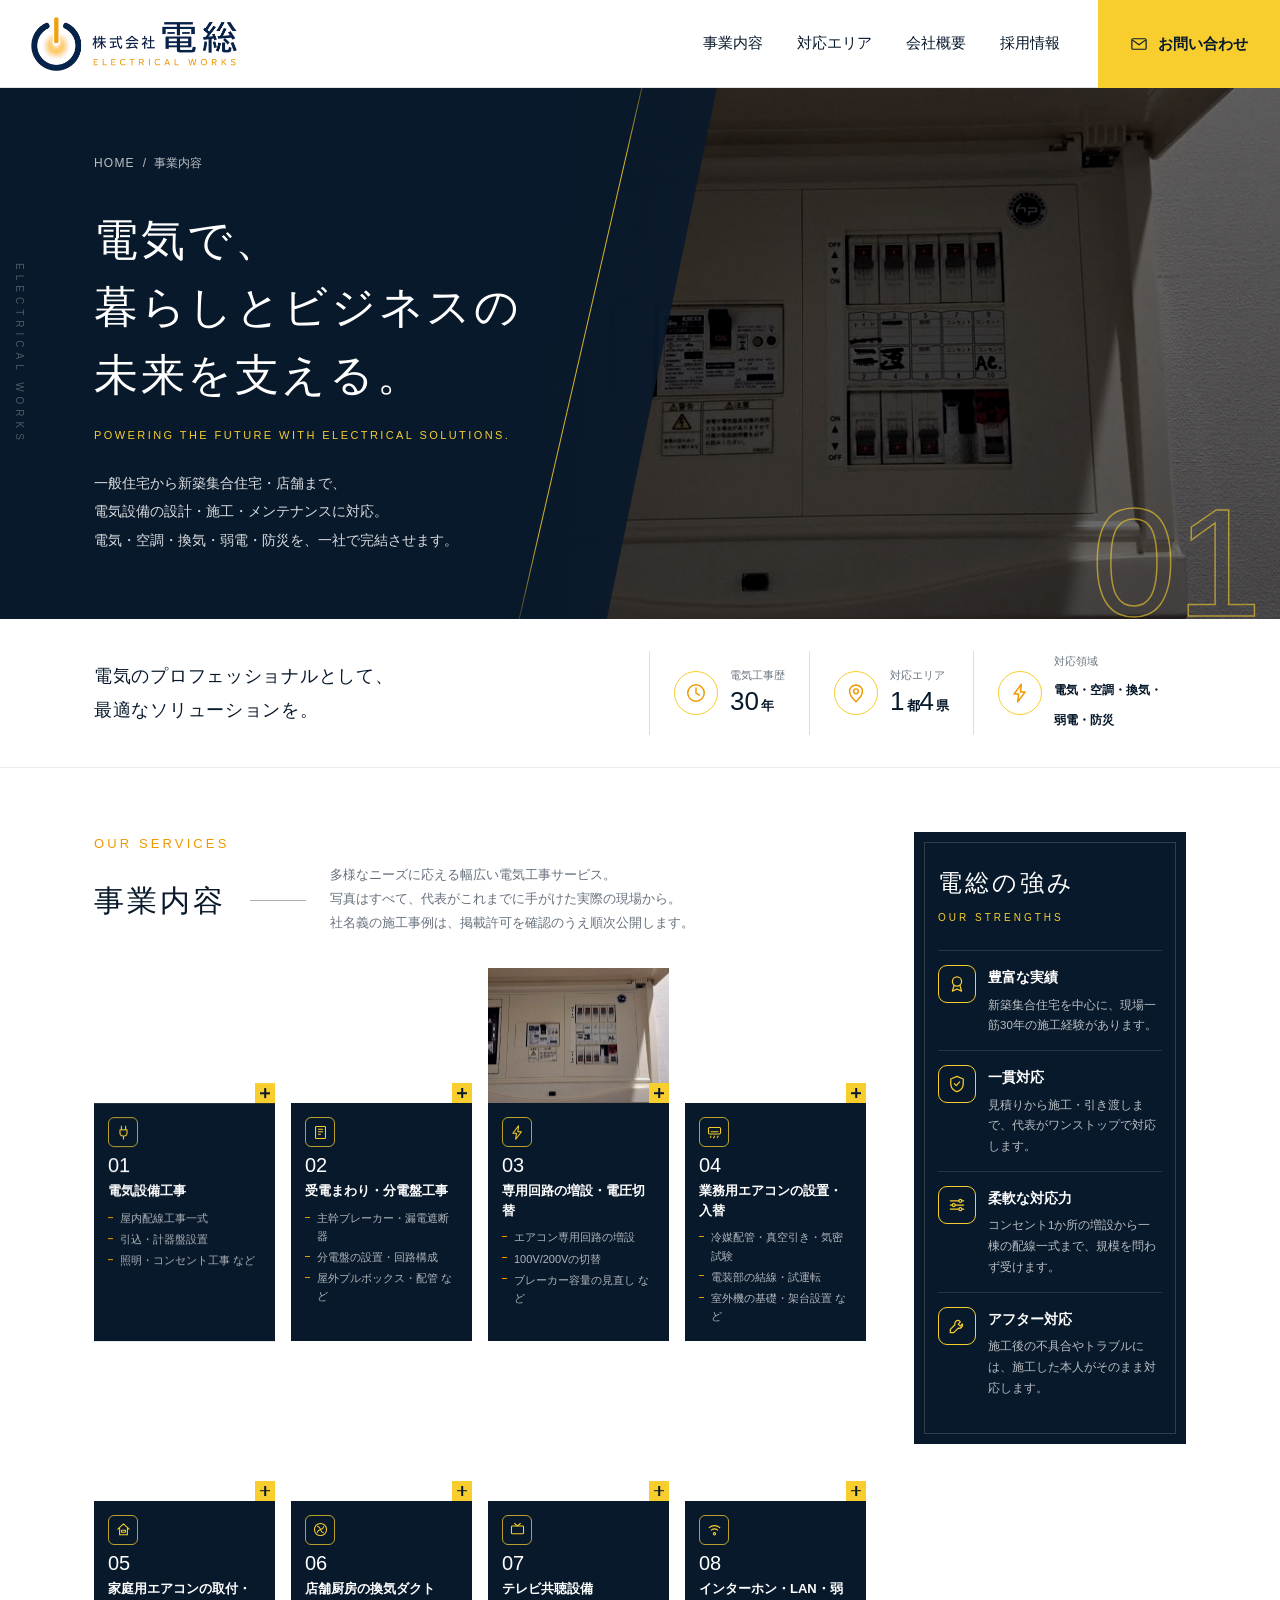
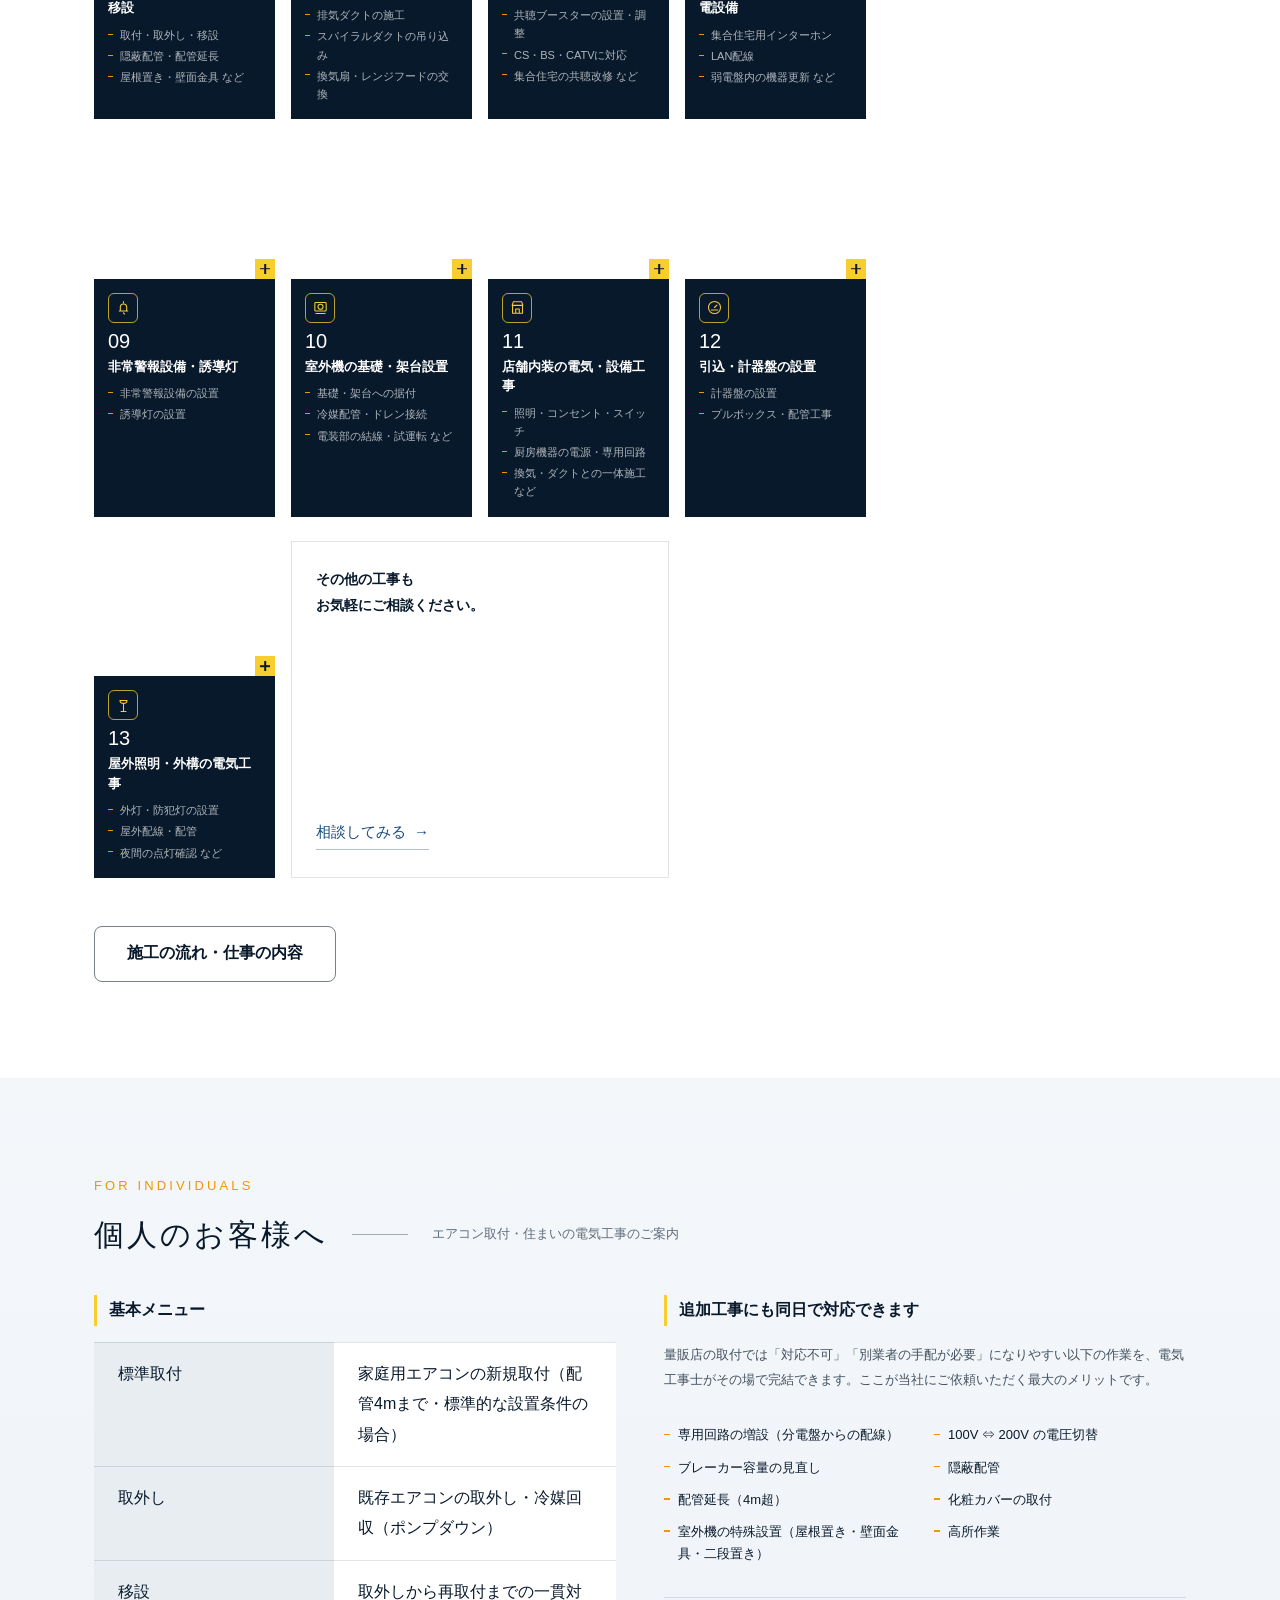
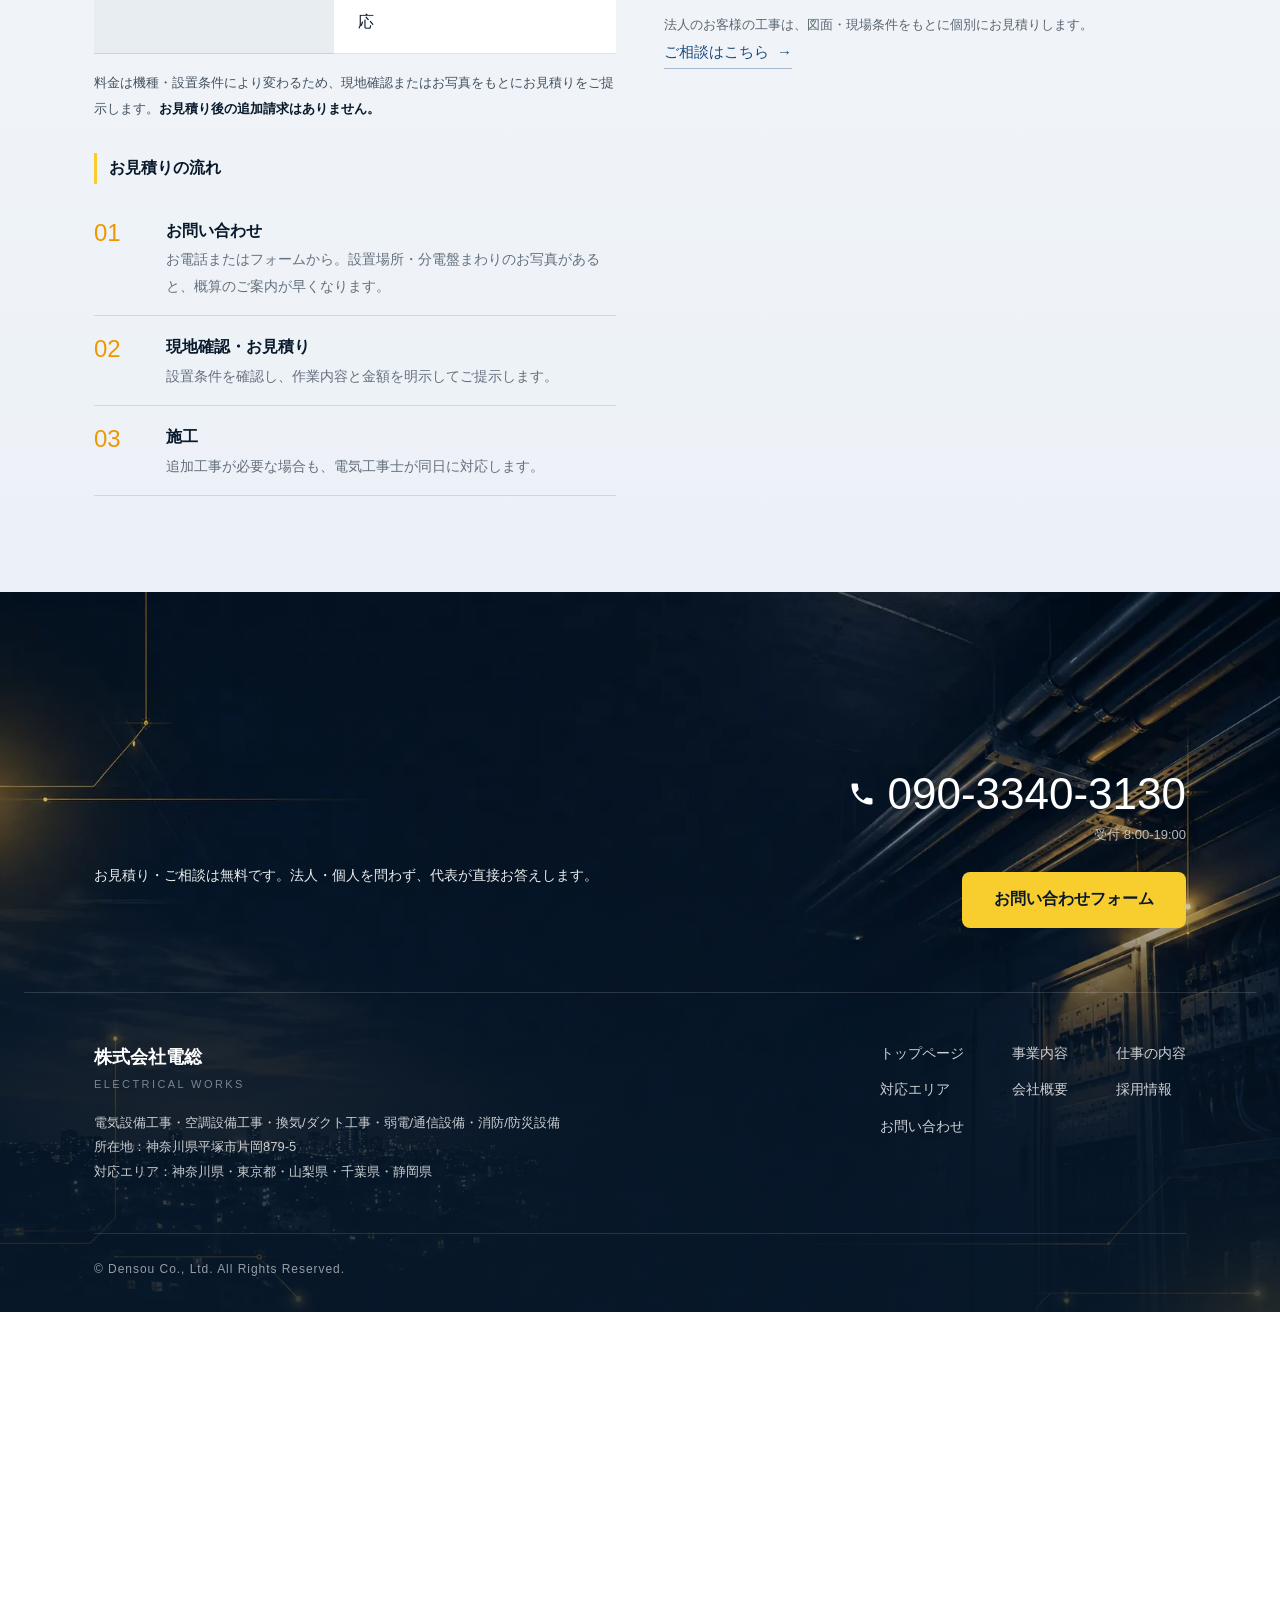
<file: works/index.html>
<!DOCTYPE html>
<html lang="ja">
<head>
<meta charset="UTF-8">
<meta name="viewport" content="width=device-width, initial-scale=1">
<title>事業内容へ移動します｜株式会社電総</title>
<!-- 施工事例ページは事業内容ページに統合しました。旧URLへのアクセスを転送します -->
<meta name="robots" content="noindex">
<meta http-equiv="refresh" content="0; url=../service/">
<link rel="canonical" href="https://dendojapan22.github.io/KabusikigaisyaDensou_Web/service/">
</head>
<body>
<p>このページは<a href="../service/">事業内容</a>に統合されました。自動的に移動します。</p>
</body>
</html>
</file>
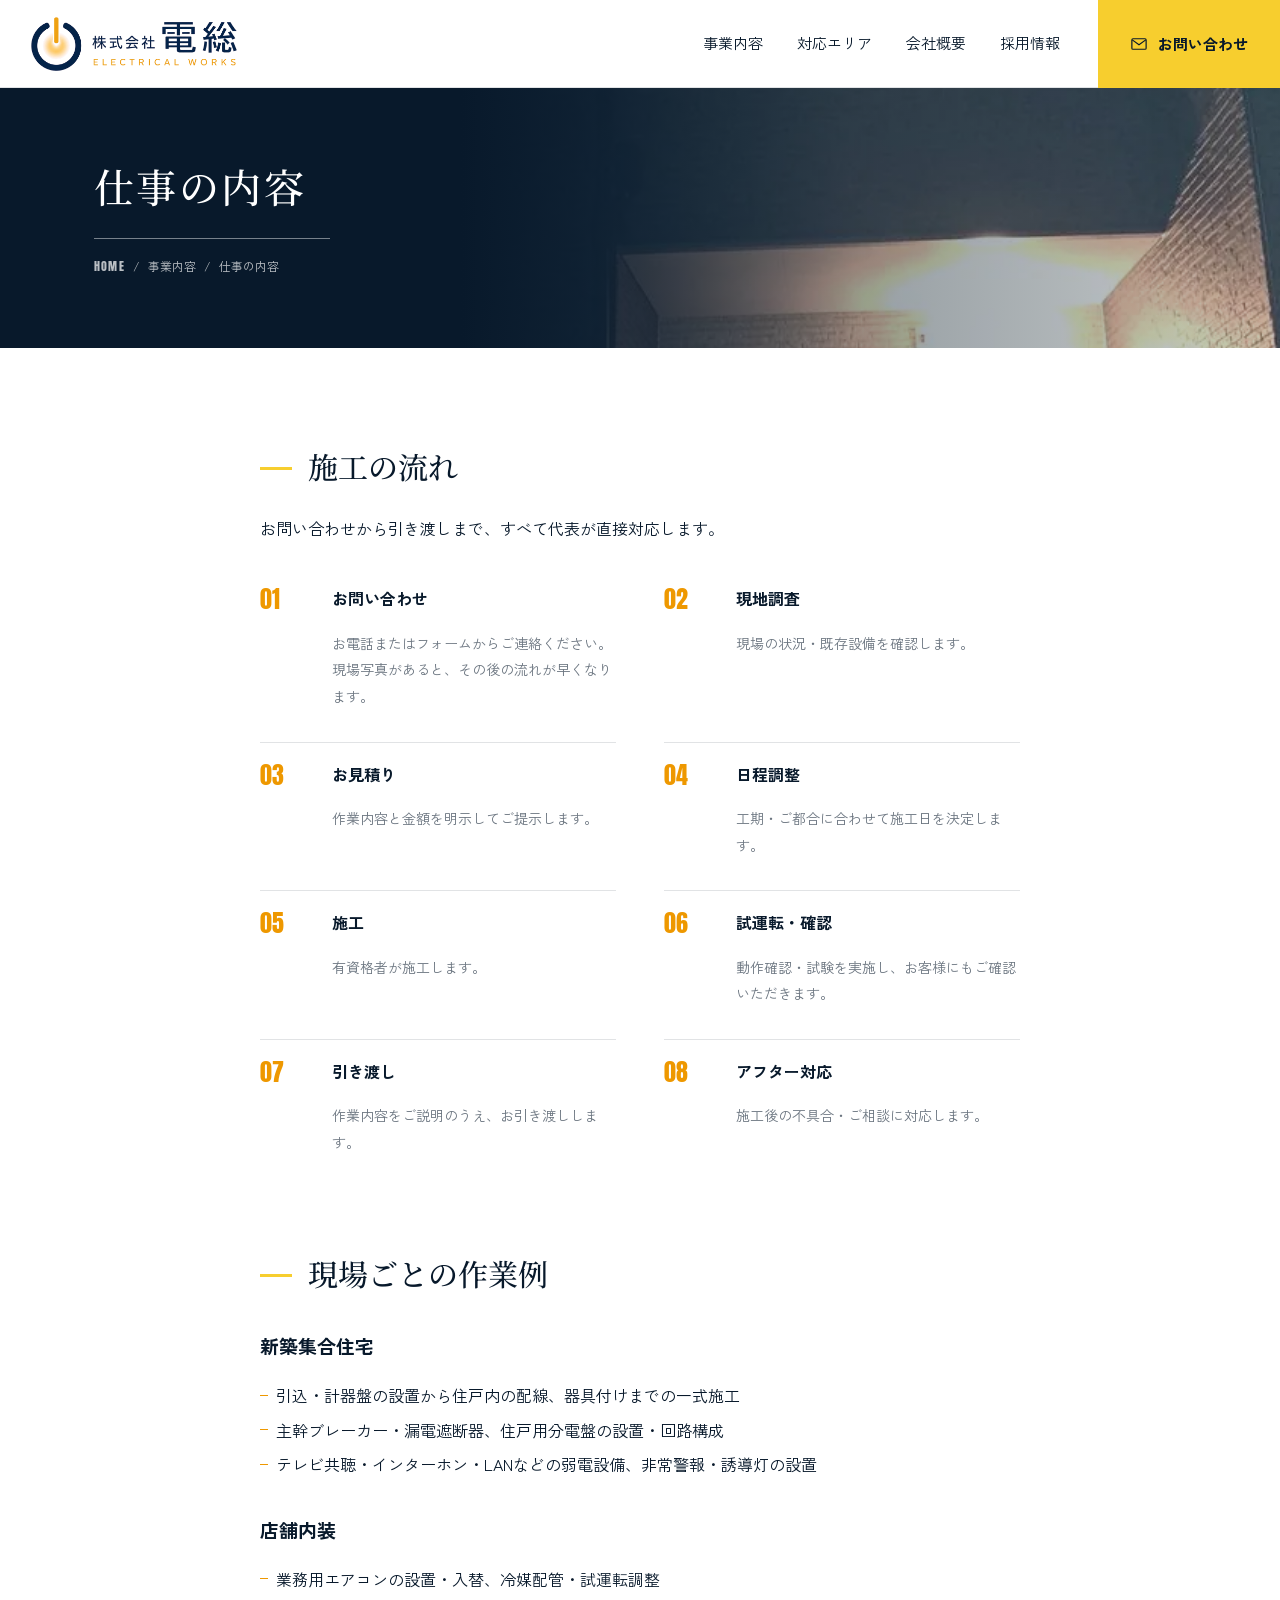
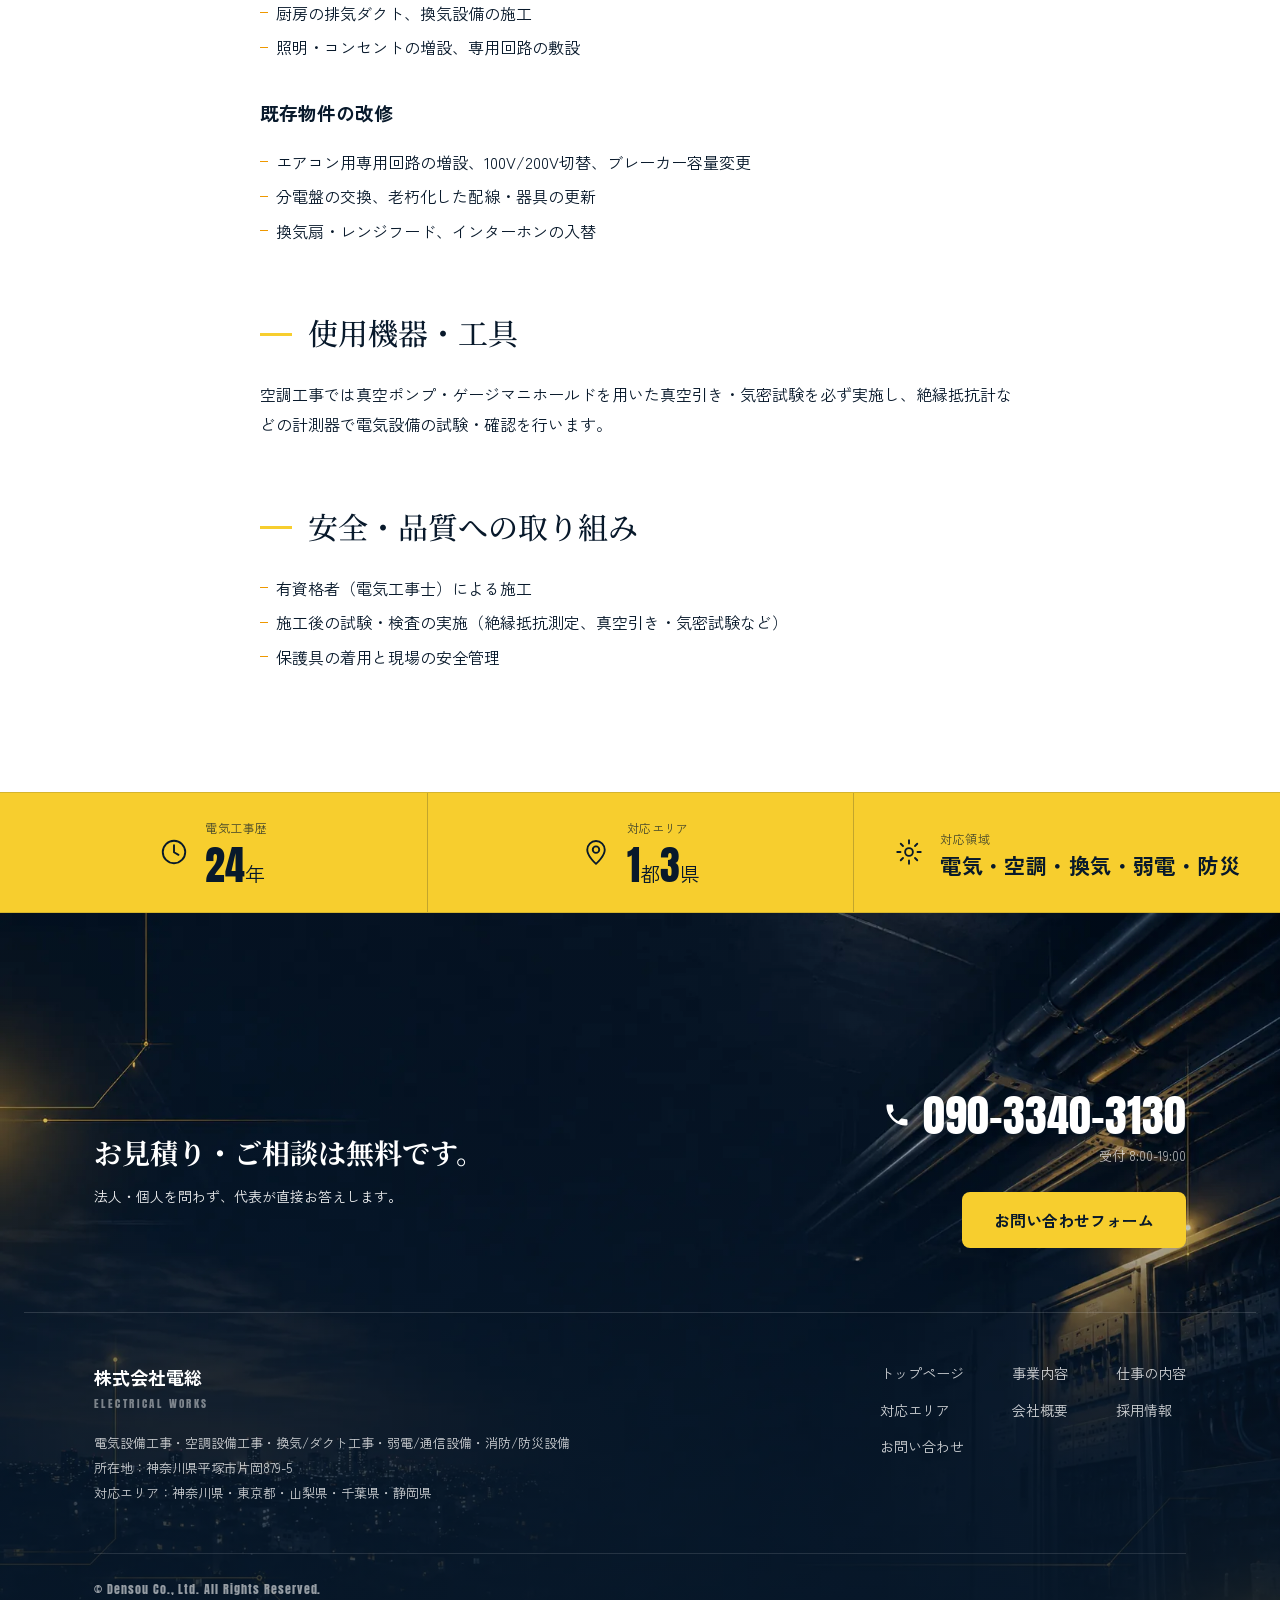
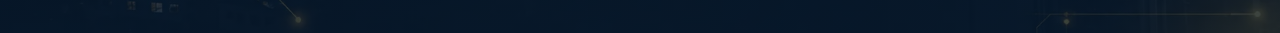
<file: service/work/index.html>
<!DOCTYPE html>
<html lang="ja">
<head>
<meta charset="UTF-8">
<meta name="viewport" content="width=device-width, initial-scale=1">
<title>仕事の内容｜株式会社電総</title>
<meta name="description" content="お問い合わせから引き渡しまでの施工の流れ、現場ごとの作業内容、使用機器、安全・品質への取り組みをご紹介します。">
<link rel="canonical" href="https://dendojapan22.github.io/KabusikigaisyaDensou_Web/service/work/">
<meta property="og:type" content="website">
<meta property="og:site_name" content="株式会社電総">
<meta property="og:title" content="仕事の内容｜株式会社電総">
<meta property="og:description" content="お問い合わせから引き渡しまでの施工の流れ、現場ごとの作業内容、使用機器、安全・品質への取り組みをご紹介します。">
<meta property="og:url" content="https://dendojapan22.github.io/KabusikigaisyaDensou_Web/service/work/">
<meta property="og:image" content="https://dendojapan22.github.io/KabusikigaisyaDensou_Web/assets/img/og/work.jpg">
<meta property="og:image:width" content="1200">
<meta property="og:image:height" content="630">
<meta property="og:locale" content="ja_JP">
<meta name="twitter:card" content="summary_large_image">
<link rel="icon" type="image/png" href="../../assets/img/favicon.png">
<link rel="preconnect" href="https://fonts.googleapis.com">
<link rel="preconnect" href="https://fonts.gstatic.com" crossorigin>
<link href="https://fonts.googleapis.com/css2?family=Anton&family=Noto+Serif+JP:wght@400;500&family=Zen+Kaku+Gothic+New:wght@400;500;700&display=swap" rel="stylesheet">
<link rel="stylesheet" href="../../assets/css/style.css?v=48">
</head>
<body>

<header class="site-header site-header--sub">
  <div class="plate">
    <a class="plate__logo" href="../../"><picture><source srcset="../../assets/img/logo.webp" type="image/webp"><img src="../../assets/img/logo.png" alt="株式会社電総 ELECTRICAL WORKS" width="820" height="220" fetchpriority="high"></picture></a>
  </div>
  <a class="header-tel--compact" href="tel:09033403130" aria-label="電話をかける">
    <svg class="icon-tel" viewBox="0 0 24 24" aria-hidden="true"><path d="M6.6 10.8c1.4 2.8 3.8 5.1 6.6 6.6l2.2-2.2c.3-.3.7-.4 1-.2 1.2.4 2.4.6 3.6.6.6 0 1 .4 1 1V20c0 .6-.4 1-1 1C10.8 21 3 13.2 3 4c0-.6.4-1 1-1h3.5c.6 0 1 .4 1 1 0 1.3.2 2.5.6 3.6.1.3 0 .7-.2 1l-2.3 2.2z"/></svg>
  </a>
  <button class="menu-toggle" aria-expanded="false" aria-label="メニューを開く"><span></span><span></span><span></span></button>
  <div class="header-right">
    <div class="header-main">
      <nav class="global-nav" aria-label="グローバルナビゲーション">
        <ul>
          <li><a href="../">事業内容</a></li>
          <li><a href="../../area/">対応エリア</a></li>
          <li><a href="../../company/">会社概要</a></li>
          <li><a href="../../recruit/">採用情報</a></li>
        </ul>
      </nav>
      <a class="btn-cta" href="../../contact/"><svg class="icon-mail" viewBox="0 0 24 24" aria-hidden="true"><rect x="2.5" y="5" width="19" height="14" rx="1.5"></rect><path d="m3 6.5 9 6.5 9-6.5"></path></svg>お問い合わせ</a>
    </div>
  </div>
</header>

<main>

<div class="page-head" data-animate>
  <div class="wrap">
    <span class="page-head__label">Our Work</span>
    <h1 class="page-head__title" data-echo>仕事の内容</h1>
    <ol class="breadcrumb">
      <li><a href="../../">HOME</a></li>
      <li><a href="../">事業内容</a></li>
      <li aria-current="page">仕事の内容</li>
    </ol>
  </div>
  <div class="page-head__media" aria-hidden="true">
    <picture>
      <source srcset="../../assets/img/works/entrance.webp" type="image/webp">
      <img src="../../assets/img/works/entrance.jpg" alt="" width="1600" height="900" loading="lazy">
    </picture>
  </div>
</div>

<article class="article">
  <div class="wrap">
    <div class="article__body">

      <h2>施工の流れ</h2>
      <p>お問い合わせから引き渡しまで、すべて代表が直接対応します。</p>
      <ol class="flow">
        <li>
          <p class="flow__title">お問い合わせ</p>
          <p class="flow__text">お電話またはフォームからご連絡ください。現場写真があると、その後の流れが早くなります。</p>
        </li>
        <li>
          <p class="flow__title">現地調査</p>
          <p class="flow__text">現場の状況・既存設備を確認します。</p>
        </li>
        <li>
          <p class="flow__title">お見積り</p>
          <p class="flow__text">作業内容と金額を明示してご提示します。</p>
        </li>
        <li>
          <p class="flow__title">日程調整</p>
          <p class="flow__text">工期・ご都合に合わせて施工日を決定します。</p>
        </li>
        <li>
          <p class="flow__title">施工</p>
          <p class="flow__text">有資格者が施工します。</p>
        </li>
        <li>
          <p class="flow__title">試運転・確認</p>
          <p class="flow__text">動作確認・試験を実施し、お客様にもご確認いただきます。</p>
        </li>
        <li>
          <p class="flow__title">引き渡し</p>
          <p class="flow__text">作業内容をご説明のうえ、お引き渡しします。</p>
        </li>
        <li>
          <p class="flow__title">アフター対応</p>
          <p class="flow__text">施工後の不具合・ご相談に対応します。</p>
        </li>
      </ol>

      <h2>現場ごとの作業例</h2>

      <h3>新築集合住宅</h3>
      <ul>
        <li>引込・計器盤の設置から住戸内の配線、器具付けまでの一式施工</li>
        <li>主幹ブレーカー・漏電遮断器、住戸用分電盤の設置・回路構成</li>
        <li>テレビ共聴・インターホン・LANなどの弱電設備、非常警報・誘導灯の設置</li>
      </ul>

      <h3>店舗内装</h3>
      <ul>
        <li>業務用エアコンの設置・入替、冷媒配管・試運転調整</li>
        <li>厨房の排気ダクト、換気設備の施工</li>
        <li>照明・コンセントの増設、専用回路の敷設</li>
      </ul>

      <h3>既存物件の改修</h3>
      <ul>
        <li>エアコン用専用回路の増設、100V/200V切替、ブレーカー容量変更</li>
        <li>分電盤の交換、老朽化した配線・器具の更新</li>
        <li>換気扇・レンジフード、インターホンの入替</li>
      </ul>

      <h2>使用機器・工具</h2>
      <p>空調工事では真空ポンプ・ゲージマニホールドを用いた真空引き・気密試験を必ず実施し、絶縁抵抗計などの計測器で電気設備の試験・確認を行います。</p>

      <h2>安全・品質への取り組み</h2>
      <ul>
        <li>有資格者（電気工事士）による施工</li>
        <li>施工後の試験・検査の実施（絶縁抵抗測定、真空引き・気密試験など）</li>
        <li>保護具の着用と現場の安全管理</li>
      </ul>

    </div>
  </div>
</article>

<section class="trust trust--light" aria-label="信頼の根拠">
  <div class="trust__item">
    <svg class="trust__icon" viewBox="0 0 24 24" aria-hidden="true"><circle cx="12" cy="12" r="9"></circle><path d="M12 6.6v5.6l3.6 2.1"></path></svg>
    <span>
      <span class="trust__label">電気工事歴</span>
      <span class="trust__value"><strong>30</strong>年</span>
    </span>
  </div>
  <div class="trust__item">
    <svg class="trust__icon" viewBox="0 0 24 24" aria-hidden="true"><path d="M12 21.5S5 15.4 5 10.2A7 7 0 0 1 19 10.2c0 5.2-7 11.3-7 11.3Z"></path><circle cx="12" cy="10.1" r="2.6"></circle></svg>
    <span>
      <span class="trust__label">対応エリア</span>
      <span class="trust__value"><strong>1</strong>都<strong>4</strong>県</span>
    </span>
  </div>
  <div class="trust__item">
    <svg class="trust__icon" viewBox="0 0 24 24" aria-hidden="true"><circle cx="12" cy="12" r="3.1"></circle><path d="M12 2.6v2.6M12 18.8v2.6M21.4 12h-2.6M5.2 12H2.6M18.6 5.4 16.8 7.2M7.2 16.8l-1.8 1.8M18.6 18.6l-1.8-1.8M7.2 7.2 5.4 5.4"></path></svg>
    <span>
      <span class="trust__label">対応領域</span>
      <span class="trust__value trust__value--text">電気・空調・換気・弱電・防災</span>
    </span>
  </div>
</section>
</main>

<div class="endzone">
  <section class="cta-block" data-animate>
    <div class="wrap cta-block__inner">
      <div>
        <h2 class="cta-block__title" data-echo>お見積り・ご相談は無料です。</h2>
        <p class="cta-block__note">法人・個人を問わず、代表が直接お答えします。</p>
      </div>
      <div class="cta-block__contact">
        <a class="cta-block__tel" href="tel:09033403130"><svg class="icon-tel" viewBox="0 0 24 24" aria-hidden="true"><path d="M6.6 10.8c1.4 2.8 3.8 5.1 6.6 6.6l2.2-2.2c.3-.3.7-.4 1-.2 1.2.4 2.4.6 3.6.6.6 0 1 .4 1 1V20c0 .6-.4 1-1 1C10.8 21 3 13.2 3 4c0-.6.4-1 1-1h3.5c.6 0 1 .4 1 1 0 1.3.2 2.5.6 3.6.1.3 0 .7-.2 1l-2.3 2.2z"/></svg>090-3340-3130</a>
        <p class="cta-block__hours">受付 8:00-19:00</p>
        <a class="btn-primary" href="../../contact/">お問い合わせフォーム</a>
      </div>
    </div>
  </section>
  <footer class="site-footer">
    <div class="wrap site-footer__inner">
      <div>
        <p class="site-footer__name">株式会社電総</p>
        <p class="site-footer__en">ELECTRICAL WORKS</p>
        <p class="site-footer__meta">電気設備工事・空調設備工事・換気/ダクト工事・弱電/通信設備・消防/防災設備<br>所在地：神奈川県平塚市片岡879-5<br>対応エリア：神奈川県・東京都・山梨県・千葉県・静岡県</p>
      </div>
      <nav aria-label="フッターナビゲーション">
        <ul>
          <li><a href="../../">トップページ</a></li>
          <li><a href="../">事業内容</a></li>
          <li><a href="./">仕事の内容</a></li>
          <li><a href="../../area/">対応エリア</a></li>
          <li><a href="../../company/">会社概要</a></li>
          <li><a href="../../recruit/">採用情報</a></li>
          <li><a href="../../contact/">お問い合わせ</a></li>
        </ul>
      </nav>
    </div>
    <div class="wrap"><p class="site-footer__copy">&copy; Densou Co., Ltd. All Rights Reserved.</p></div>
  </footer>
</div>

<div class="mobile-bar">
  <a class="mobile-bar__tel" href="tel:09033403130"><svg class="icon-tel" viewBox="0 0 24 24" aria-hidden="true" width="18" height="18" fill="currentColor"><path d="M6.6 10.8c1.4 2.8 3.8 5.1 6.6 6.6l2.2-2.2c.3-.3.7-.4 1-.2 1.2.4 2.4.6 3.6.6.6 0 1 .4 1 1V20c0 .6-.4 1-1 1C10.8 21 3 13.2 3 4c0-.6.4-1 1-1h3.5c.6 0 1 .4 1 1 0 1.3.2 2.5.6 3.6.1.3 0 .7-.2 1l-2.3 2.2z"/></svg>電話する</a>
  <a class="mobile-bar__contact" href="../../contact/">お問い合わせ</a>
</div>

<script src="../../assets/js/main.js?v=13" defer></script>
</body>
</html>
</file>
<file: assets/css/style.css>
/* =========================================================
   株式会社電総 コーポレートサイト
   design.md v2 準拠
   ========================================================= */

:root {
  /* =======================================================
     イメージカラー：黄 / 濃紺 / 白 の3色
     黄 = 面（塗り・ハイライト・太い線）
     紺 = 文字と構造
     白 = 地
     ※ヒーローの導線だけは従来の銅色を維持（色を直接指定）
     ======================================================= */
  --yellow:      #F7CE2E;  /* 主役の黄。塗り・ハイライトに使う */
  --yellow-deep: #EE9800;  /* ロゴ由来のアンバー。細い線・小さな印に */

  --navy-900: #08192B;  /* 最濃面・フッター */
  --navy-700: #123A5E;  /* 見出し・副次面 */
  --blue-500: #1B4D80;  /* リンク（紺の系統） */
  --copper:   var(--yellow-deep);  /* 旧アクセント名。実体はアンバー */
  --mist:     #E8EDF2;  /* 明るいセクション背景・採用ページ地色 */
  --paper:    #FFFFFF;

  --ink:    #08192B;
  --ink-60: rgba(8,25,43,.60);
  --ink-40: rgba(8,25,43,.40);
  --rule:   rgba(8,25,43,.12);  /* 表組みの罫 */

  /* 書体：実務トーンに統一。見出しも明朝ではなくゴシック */
  --font-display: "Noto Serif JP", "游明朝", serif;
  --font-body:    "Zen Kaku Gothic New", "Noto Sans JP", sans-serif;
  --font-util:    "Anton", "Zen Kaku Gothic New", sans-serif;

  /* 余白 ─ 8の倍数 */
  --s-1: 8px;  --s-2: 16px; --s-3: 24px; --s-4: 32px;
  --s-5: 48px; --s-6: 64px; --s-7: 96px; --s-8: 128px;

  --radius-pill: 999px;
  --radius-plate: 44px;
  --ease: cubic-bezier(.4, 0, .2, 1);

  --wrap: 1140px;  /* 本文コンテナ最大幅 */
}

/* ---------- reset ---------- */
*, *::before, *::after { box-sizing: border-box; }
html { -webkit-text-size-adjust: 100%; }
body {
  margin: 0;
  font-family: var(--font-body);
  font-size: 16px;
  line-height: 1.9;
  color: var(--ink);
  background: var(--paper);
}
h1, h2, h3, h4, p, ul, ol, dl, dd, figure { margin: 0; }
ul, ol { padding: 0; list-style: none; }
img { max-width: 100%; height: auto; display: block; }
a { color: var(--blue-500); text-decoration: none; }
button { font: inherit; cursor: pointer; background: none; border: 0; color: inherit; }
table { border-collapse: collapse; width: 100%; }

:focus-visible {
  outline: 2px solid var(--navy-900);
  outline-offset: 2px;
  box-shadow: 0 0 0 5px var(--yellow);
  border-radius: 2px;
}

.wrap { max-width: var(--wrap); margin-inline: auto; padding-inline: var(--s-3); }
.u-num { font-family: var(--font-util); }

.visually-hidden {
  position: absolute; width: 1px; height: 1px;
  clip-path: inset(50%); overflow: hidden; white-space: nowrap;
}

/* =========================================================
   4-1. ヘッダー
   ========================================================= */
.site-header {
  position: relative;
  height: 108px;
  z-index: 100;
}
/* トップページ：写真の上に透過で重なる */
.site-header--top {
  position: absolute;
  inset-inline: 0;
  top: 0;
  height: 0; /* 高さはプレート・右ブロックの absolute で決まる */
}
/* 下層ページ：白地・sticky */
.site-header--sub {
  position: sticky;
  top: 0;
  height: 88px;
  background: var(--paper);
  border-bottom: 1px solid var(--rule);
}

/* 白いプレート（切り欠き） */
.plate__logo { display: block; }
.plate__logo img { width: 100%; height: auto; display: block; }

.plate {
  position: absolute;
  top: 0; left: 0;
  width: 268px;
  height: 96px;
  padding: 20px 30px;
  background: var(--paper);
  border-radius: 0 0 var(--radius-plate) 0; /* 右下のみ。影は付けない */
  display: flex;
  flex-direction: column;
  justify-content: center;
  gap: 2px;
  z-index: 2;
}
.plate__name {
  display: flex;
  align-items: center;
  gap: 10px;
  color: var(--ink);
  font-size: 19px;
  font-weight: 700;
  line-height: 1.3;
  letter-spacing: .04em;
}
.plate__mark {
  flex: none;
  width: 14px; height: 14px;
  background: var(--navy-900);
  border-bottom: 2px solid var(--copper);
}
.plate__en {
  font-family: var(--font-util);
  font-size: 11px;
  letter-spacing: .22em;
  color: var(--ink-40);
}

/* 右側ブロック：ナビ＋CTA の一段組み。CTAは右上角にぴったり付ける */
.header-right {
  position: absolute;
  top: 0;
  right: 0;
  height: 64px;
  display: flex;
  align-items: stretch;
}
.site-header--sub .header-right { height: 88px; }
/* 下層は白地なので、プレートは切り欠きをやめて高さだけ合わせる */
.site-header--sub .plate {
  height: 88px;
  border-radius: 0;
  background: transparent;
}

.header-main {
  display: flex;
  align-items: stretch;
  gap: 38px;
  padding-left: var(--s-4);
}
.header-main > .global-nav { display: flex; align-items: center; }
.global-nav ul {
  display: flex;
  align-items: center;
  gap: 34px;
}
.global-nav > ul > li { position: relative; }
.global-nav a {
  font-size: 15px;
  color: var(--ink);
  display: inline-flex;
  align-items: center;
  gap: 6px;
  padding-block: 6px;
  border-bottom: 1px solid transparent;
}
.site-header--top .global-nav a { color: #fff; }
.global-nav a:hover { border-bottom-color: var(--copper); }
.global-nav .chev {
  width: 8px; height: 8px;
  stroke: currentColor;
  stroke-width: 1.5;
  fill: none;
}
/* ドロップダウン */
.global-nav .dropdown {
  position: absolute;
  top: 100%;
  left: 50%;
  translate: -50% 0;
  padding-top: 10px;
  opacity: 0;
  visibility: hidden;
  transition: opacity .18s var(--ease);
}
.global-nav li:hover > .dropdown,
.global-nav li:focus-within > .dropdown {
  opacity: 1;
  visibility: visible;
}
.dropdown__inner {
  background: var(--paper);
  border: 1px solid var(--rule);
  padding: 8px 0;
  min-width: 180px;
}
.dropdown__inner a {
  display: block;
  padding: 8px 20px;
  font-size: 14px;
  color: var(--ink);
  border-bottom: 0;
  white-space: nowrap;
}
.dropdown__inner a:hover { color: var(--blue-500); }

.icon-tel {
  width: 16px; height: 16px;
  fill: currentColor;
}

/* CTA ─ 黄の面＋紺の文字。角は落とさず、ヘッダー右上に貼り付く */
.btn-cta {
  display: inline-flex;
  align-items: center;
  gap: 10px;
  padding: 0 32px;
  border-radius: 0;
  background: var(--yellow);
  color: var(--navy-900);
  font-size: 15px;
  font-weight: 700;
}
.btn-cta .icon-mail { width: 18px; height: 18px; fill: none; stroke: currentColor; stroke-width: 1.6; }
/* ホバー挙動を Primary と共通化 */
.btn-cta:hover { filter: brightness(1.05); }

/* ハンバーガー（<900pxで表示） */
.menu-toggle {
  display: none;
  position: absolute;
  top: 24px;
  right: 16px;
  width: 44px;
  height: 44px;
  z-index: 3;
  flex-direction: column;
  align-items: center;
  justify-content: center;
  gap: 7px;
}
.menu-toggle span {
  display: block;
  width: 22px; height: 1.5px;
  background: var(--ink);
  transition: transform .2s var(--ease), opacity .2s var(--ease);
}
.site-header--top .menu-toggle span { background: #fff; }
.menu-toggle[aria-expanded="true"] span:nth-child(1) { transform: translateY(8.5px) rotate(45deg); background: var(--ink); }
.menu-toggle[aria-expanded="true"] span:nth-child(2) { opacity: 0; }
.menu-toggle[aria-expanded="true"] span:nth-child(3) { transform: translateY(-8.5px) rotate(-45deg); background: var(--ink); }

.header-tel--compact { display: none; }

/* =========================================================
   4-2. 証拠バー（trust bar）
   ========================================================= */
/* 黄のベタ帯。数字は常にここで見える */
.trust {
  display: grid;
  grid-auto-flow: column;
  grid-auto-columns: 1fr;
  background: var(--yellow);
  color: var(--navy-900);
}
.trust__item {
  display: flex;
  align-items: center;
  justify-content: center;
  gap: 16px;
  padding: var(--s-3) var(--s-2);
  border-left: 1px solid rgba(8,25,43,.22);
}
.trust__item:first-child { border-left: 0; }
.trust__icon {
  flex: none;
  width: 30px; height: 30px;
  fill: none;
  stroke: var(--navy-900);
  stroke-width: 1.5;
  stroke-linecap: round;
  stroke-linejoin: round;
}
.trust__label {
  display: block;
  font-size: 12px;
  color: rgba(8,25,43,.72);
  margin-bottom: 2px;
  letter-spacing: .04em;
}
.trust__value {
  display: block;
  font-family: var(--font-util);
  font-size: 20px;
  line-height: 1.15;
  color: var(--navy-900);
  letter-spacing: .02em;
  white-space: nowrap;
}
.trust__value strong {
  font-weight: 400;
  font-size: 40px;
  letter-spacing: 0;
}
/* 数字を持たない項目（対応領域）は和文なので本文書体に戻す */
.trust__value--text {
  font-family: var(--font-body);
  font-size: 21px;
  font-weight: 700;
  letter-spacing: .02em;
}
/* ヒーロー下端に重なる版：左上だけ大きく丸め、右は画面外へ抜く */
.trust--hero {
  position: absolute;
  bottom: 0;
  left: var(--s-4);
  right: 0;
  border-radius: 26px 0 0 0;
  z-index: 2;
}
/* 下層ページ（フッター直上） */
.trust--light { border-block: 1px solid rgba(8,25,43,.14); }

/* =========================================================
   5. トップページ ヒーロー
   ========================================================= */
.hero {
  position: relative;
  min-height: min(100svh, 900px);
  overflow: hidden;
}
.hero__media { position: absolute; inset: 0; }
.hero__media img {
  width: 100%; height: 100%;
  object-fit: cover;
}

/* --- 夕暮れ→夜のタイムラプス動画。継ぎ目なくループする --- */
.hero__video,
.hero__fallback img {
  position: absolute;
  inset: 0;
  width: 100%; height: 100%;
  object-fit: cover;
  object-position: 50% 62%;
}
.hero__video { z-index: 1; }
/* 動画の下に敷く静止画。読み込み中の空白と、動画が使えない環境を埋める */
.hero__fallback { position: absolute; inset: 0; }

/* 動きを抑える設定では動画を止め、静止画だけを見せる */
@media (prefers-reduced-motion: reduce) {
  .hero__video { display: none; }
}

/* --- A案：人物写真 --- */
.hero[data-hero="photo"] .hero__media img { object-position: 70% 50%; }
.hero[data-hero="photo"] .hero__media::after {
  content: "";
  position: absolute; inset: 0;
  background: linear-gradient(100deg,
    rgba(8,25,43,.66) 0%, rgba(8,25,43,.36) 38%, rgba(8,25,43,.06) 68%);
}
.hero[data-hero="photo"] .hero__body {
  position: absolute;
  left: 11%;
  top: 24%;
  z-index: 1;
}

/* --- B案：分割型（初期値） --- */
.hero[data-hero="split"] {
  display: grid;
  grid-template-columns: 36% 64%;
}
.hero[data-hero="split"] .hero__media {
  position: relative;
  grid-column: 2;
  grid-row: 1;
  inset: auto;
  min-height: 100%;
}
.hero[data-hero="split"] .hero__media img,
.hero[data-hero="split"] .hero__video { object-position: 50% 62%; } /* 街の灯りを画角に残す */
.hero[data-hero="split"] .hero__panel {
  grid-column: 1;
  grid-row: 1;
  background: var(--navy-900);
  position: relative;
  isolation: isolate;
  overflow: hidden;
  display: flex;
  align-items: center;
  /* 上は左上ロゴプレートの逃げ */
  padding: 120px 48px 64px;
}
/* 紺の濃さは保ったまま、光の流線だけを浮かせる（screenは暗部を変えない） */
.hero[data-hero="split"] .hero__panel::before {
  content: "";
  position: absolute;
  inset: 0;
  z-index: -1;
  background-image: url("../img/fx-streams.jpg");
  background-image: image-set(url("../img/fx-streams.webp") type("image/webp"),
                              url("../img/fx-streams.jpg") type("image/jpeg"));
  background-size: cover;
  background-position: 30% 78%;
  mix-blend-mode: screen;
  opacity: .34;
  /* 文字の乗る上半分は静かに、下へ向かって光が流れる */
  -webkit-mask-image: linear-gradient(200deg, transparent 12%, #000 55%);
  mask-image: linear-gradient(200deg, transparent 12%, #000 55%);
  pointer-events: none;
}
.hero[data-hero="split"] .hero__body {
  position: relative;
  /* 縦書きキャッチ（上）→ 補足文 → CTA（下）の縦積み。中央軸で揃える */
  display: flex;
  flex-direction: column;
  align-items: center;
  gap: clamp(24px, 3.6svh, 40px);
  width: 100%;
}

/* --- キャッチ（縦組み）＋補足＋CTA --- */
.hero__copy {
  writing-mode: vertical-rl;   /* 右→左に列が進む */
  text-orientation: mixed;
  font-family: var(--font-display);
  font-weight: 400;
  /* 幅と高さの両方に追従して縮む。要素の重なりを構造的に防ぐ */
  font-size: clamp(22px, min(2.6vw, 4.6svh), 40px);
  letter-spacing: .12em;
  line-height: 2.0;            /* 縦組みでは列の間隔 */
  color: #fff;
}
.hero__copy .hero__line { display: block; }
/* 「三十年」だけ黄。ここが一番言いたいところ */
.hero__accent { color: var(--yellow); font-style: normal; }
.hero__aside {
  display: flex;
  flex-direction: column;
  gap: 24px;
  width: 100%;
  max-width: 360px;
}
.hero__sub {
  font-size: 14px;
  line-height: 1.9;
  color: rgba(255,255,255,.82);
  text-align: center;
}
.hero__cta {
  display: flex;
  flex-direction: column;      /* 縦書きの隣で細い列に収める */
  align-items: stretch;
  gap: 16px;
}
/* 電話番号が途中で折れると読めないので、ヒーローのボタンは常に1行 */
.hero__cta .btn-primary,
.hero__cta .btn-secondary { white-space: nowrap; }
/* 分割ヒーローが狭くなる帯：パネルを広げ、ボタンを細身にして折返しを防ぐ */
@media (min-width: 900px) and (max-width: 1199px) {
  .hero[data-hero="split"] { grid-template-columns: 42% 58%; }
  .hero[data-hero="split"] .hero__panel { padding: 110px 36px 56px; }
  .hero__cta .btn-primary,
  .hero__cta .btn-secondary { padding-inline: 16px; font-size: 15px; }
}
.hero__copy .hero__line {
  opacity: 0;
  animation: heroFade 700ms var(--ease) forwards;
}
.hero__copy .hero__line:nth-child(1) { animation-delay: 200ms; }
.hero__copy .hero__line:nth-child(2) { animation-delay: 420ms; }
@keyframes heroFade { to { opacity: 1; } }

@media (prefers-reduced-motion: reduce) {
  .hero__copy .hero__line { opacity: 1; animation: none; }
}

/* =========================================================
   CTA共通コンポーネント（3種のみ）
   Primary   = 黄ベタ＋濃紺文字。1画面に1つ。最終アクション用
   Secondary = 枠線ボタン。ページ遷移用（--light は紺地用）
   Text link = 下線＋矢印。補足リンク用（.text-link）
   ========================================================= */
.btn-primary,
.btn-secondary {
  display: inline-flex;
  align-items: center;
  justify-content: center;
  gap: 8px;
  min-height: 56px;
  padding: 8px 32px;
  border-radius: 8px;
  font-family: var(--font-body);
  font-size: 16px;
  font-weight: 700;
  line-height: 1.4;
  transition: background .2s var(--ease), color .2s var(--ease), filter .2s var(--ease);
}
.btn-primary {
  background: var(--yellow);
  color: var(--navy-900);
}
.btn-primary:hover { filter: brightness(1.05); }
.btn-primary .icon-tel { width: 20px; height: 20px; fill: currentColor; }
.btn-secondary {
  border: 1.5px solid rgba(8,25,43,.55);
  color: var(--navy-900);
  background: transparent;
}
.btn-secondary:hover { background: rgba(8,25,43,.06); }
.btn-secondary--light {
  border-color: rgba(255,255,255,.65);
  color: #fff;
}
.btn-secondary--light:hover { background: rgba(255,255,255,.1); }

/* =========================================================
   セクション共通（トップページ）
   ========================================================= */
.section { padding-block: var(--s-7); }
.section--mist { background: var(--mist); }
/* 同色セクションが連続するときの区切り罫 */
.section--rule { border-top: 1px solid var(--rule); }
/* 下層ページへの集約リンク（TOPは各テーマをリンク1本で受ける） */
.sub-links {
  max-width: var(--wrap);
  margin: 48px auto 0;
  padding: 24px var(--s-3) 0;
  border-top: 1px solid var(--rule);
  display: flex;
  flex-wrap: wrap;
  gap: 16px 40px;
}
.section__head {
  margin-bottom: var(--s-5);
  display: flex;
  flex-direction: column;
  align-items: flex-start;
}
/* 英字小見出し（全セクション共通フォーマット）：黄文字・広レタースペース */
.section__label {
  display: block;
  font-family: var(--font-util);
  font-size: 13px;
  letter-spacing: .26em;
  color: var(--yellow-deep);   /* 白地では濃い黄 */
  text-transform: uppercase;
  margin-bottom: 8px;
  font-weight: 400;
}
/* 紺地では明るい黄 */
.insight .section__label,
.cta-block .section__label,
.recruit-banner .section__label { color: var(--yellow); }
.section__title {
  font-family: var(--font-display);
  font-weight: 700;
  font-size: 28px;
  line-height: 1.5;
}
.section__lead { margin-top: var(--s-2); color: var(--ink-60); max-width: 720px; }

/* Text link（共通コンポーネント）：下線＋矢印。補足リンク用 */
.text-link {
  display: inline-flex;
  align-items: center;
  gap: 8px;
  color: var(--blue-500);
  font-size: 15px;
  font-weight: 500;
  border-bottom: 1px solid rgba(27,77,128,.35);
  padding-bottom: 2px;
  transition: border-color .2s var(--ease);
}
.text-link::after {
  content: "→";
  font-family: var(--font-body);
  transition: translate .2s var(--ease);
}
.text-link:hover { border-bottom-color: currentColor; }
.text-link:hover::after { translate: 4px 0; }

/* カードグリッド（T-A 共通） */
.card-grid {
  display: grid;
  grid-template-columns: repeat(3, 1fr);
  gap: var(--s-4);
}
.card {
  background: var(--paper);
  border: 1px solid var(--rule);
  border-radius: 4px;
  padding: var(--s-4);
  transition: border-color .2s var(--ease);
}
.card:hover { border-color: var(--copper); }
.card__rule {
  display: block;
  width: 32px; height: 3px;
  background: var(--yellow);
  margin-bottom: var(--s-2);
}
.card__title {
  font-size: 18px;
  font-weight: 700;
  margin-bottom: var(--s-1);
}
.card__text { font-size: 14px; color: var(--ink-60); }
.card__list { margin-top: var(--s-2); font-size: 14px; color: var(--ink-60); }
.card__list li {
  padding-left: 14px;
  position: relative;
}
.card__list li::before {
  content: "";
  position: absolute;
  left: 0; top: .85em;
  width: 6px; height: 1px;
  background: var(--copper);
}
a.card { display: block; color: inherit; }

/* =========================================================
   見出しのエコー（残像）演出
   本体（solid）と残像（echo）を重ね、左→右に現れる。
   残像は銅色で少し遅れて追いかけ、最後にわずかなズレを残して止まる
   ========================================================= */
.is-echo-host {
  position: relative;
  z-index: 0;
  display: inline-block;
}
.echo-solid {
  display: block;
  position: relative;
  z-index: 1;
}
/* 残像は全廃（二重写しはチープに見えるため）。
   代わりに、にじみからピントが合うように結像させる＝灯りがゆっくり点くイメージ */
.echo-echo { display: none; }
.js [data-animate] .echo-solid {
  opacity: 0;
  translate: 0 .3em;
  filter: blur(7px);
  transition:
    opacity .85s var(--ease) calc(.1s + var(--echo-delay, 0ms)),
    translate .85s var(--ease) calc(.1s + var(--echo-delay, 0ms)),
    filter .95s var(--ease) calc(.1s + var(--echo-delay, 0ms));
}
.js [data-animate].is-inview .echo-solid {
  opacity: 1;
  translate: 0 0;
  filter: blur(0);
}

/* ---------- 汎用：下からフェードイン（順送り） ---------- */
.js [data-animate] .reveal {
  opacity: 0;
  translate: 0 24px;
  transition:
    opacity .6s var(--ease),
    translate .6s var(--ease),
    border-color .25s var(--ease),
    transform .3s var(--ease);
  transition-delay: calc(var(--i, 0) * 90ms), calc(var(--i, 0) * 90ms), 0ms, 0ms;
}
.js [data-animate].is-inview .reveal {
  opacity: 1;
  translate: 0 0;
}

@media (prefers-reduced-motion: reduce) {
  .js [data-animate] .echo-solid {
    transition: none;
    opacity: 1;
    translate: 0 0;
    filter: none;
  }
  .js [data-animate] .reveal {
    opacity: 1;
    translate: 0 0;
    transition: none;
  }
}

/* =========================================================
   事業内容セクション（トップ）─ ベントレイアウト＋通電モチーフ
   ========================================================= */

/* =========================================================
   ナイトゾーン：事業内容〜対応エリアを包む、濃紺のひと続きの面
   上端は中央が持ち上がる緩やかな弧。その頂点に見出しが乗る
   ========================================================= */
/* 旧 .nightzone（紺の一枚面）は廃止。背景ルール：紺=情緒 / 白=情報 */
.service-sec { position: relative; }





/* 選ばれる理由＝紺のブランド帯。帯の中の文字色はここで持つ */
.insight .section__title,
.insight .insight__heading,
.insight .reason__title { color: #fff; }
.insight .section__lead,
.insight .reason__text { color: rgba(255,255,255,.78); }
.insight .reason__n { color: var(--yellow); }
.insight .reason { border-left-color: rgba(255,255,255,.24); }
@media (max-width: 899px) {
  .insight .reason { border-top-color: rgba(255,255,255,.24); }
}
.insight .text-link { color: var(--yellow); border-bottom-color: rgba(247,206,46,.5); }
.insight .text-link:hover { border-bottom-color: var(--yellow); }
/* 見出しの残像は、暗い地では黄で置く */
.insight .echo-echo { color: var(--yellow); opacity: .42; }
.js .insight [data-animate].is-inview .echo-echo { opacity: .42; }

/* 事業内容の見出しだけは、弧の頂点に合わせて中央へ */
/* 白地セクションの背景に透過素材を敷く（ユーザー指定） */
.service-sec {
  position: relative;
  isolation: isolate;   /* ::after(z:-1) を自背景の上・内容の下に収める */
  overflow: hidden;
  /* 図面の方眼＋稲妻バッジの透かし（乗算の上に半透明の白ベールで濃さを作る） */
  background-color: var(--paper);
  background-image:
    repeating-linear-gradient(0deg,  rgba(19,52,89,.055) 0 1px, transparent 1px 72px),
    repeating-linear-gradient(90deg, rgba(19,52,89,.055) 0 1px, transparent 1px 72px),
    repeating-linear-gradient(0deg,  rgba(19,52,89,.024) 0 1px, transparent 1px 18px),
    repeating-linear-gradient(90deg, rgba(19,52,89,.024) 0 1px, transparent 1px 18px),
    linear-gradient(rgba(255,255,255,.80), rgba(255,255,255,.80)),
    url("../img/inazumasinboru.png");
  background-image:
    repeating-linear-gradient(0deg,  rgba(19,52,89,.055) 0 1px, transparent 1px 72px),
    repeating-linear-gradient(90deg, rgba(19,52,89,.055) 0 1px, transparent 1px 72px),
    repeating-linear-gradient(0deg,  rgba(19,52,89,.024) 0 1px, transparent 1px 18px),
    repeating-linear-gradient(90deg, rgba(19,52,89,.024) 0 1px, transparent 1px 18px),
    linear-gradient(rgba(255,255,255,.80), rgba(255,255,255,.80)),
    image-set(url("../img/inazumasinboru.webp") type("image/webp"),
              url("../img/inazumasinboru.png") type("image/png"));
  background-repeat: repeat, repeat, repeat, repeat, no-repeat, no-repeat;
  background-size: auto, auto, auto, auto, auto, min(380px, 28vw);
  background-position: 0 0, 0 0, 0 0, 0 0, 0 0, left max(-70px, -5vw) top 46%;
  background-blend-mode: normal, normal, normal, normal, normal, multiply;
}
/* 事業内容の下端：街並みを薄く（対応エリアと同じ言語） */
.service-sec::after {
  content: "";
  position: absolute;
  z-index: -1;
  left: 0; right: 0; bottom: 0;
  height: min(420px, 34vw);
  background-image: url("../img/machinami.jpg");
  background-image: image-set(url("../img/machinami.webp") type("image/webp"),
                              url("../img/machinami.jpg") type("image/jpeg"));
  background-size: cover;
  background-position: center bottom;
  opacity: .18;
  -webkit-mask-image: linear-gradient(180deg, transparent 0, #000 72%);
  mask-image: linear-gradient(180deg, transparent 0, #000 72%);
  pointer-events: none;
}
/* 法人/個人：右下に職人の線画（乗算）、左上に反転したガラスパネル */
.guide-sec {
  position: relative;
  isolation: isolate;
  overflow: hidden;
}
.guide-sec::before {
  content: "";
  position: absolute;
  z-index: -1;
  right: max(-48px, -3vw);
  bottom: -4%;
  width: min(600px, 44vw);
  aspect-ratio: 1589 / 989;
  background-image: url("../img/denkikouzisyaezzi.png");
  background-image: image-set(url("../img/denkikouzisyaezzi.webp") type("image/webp"),
                              url("../img/denkikouzisyaezzi.png") type("image/png"));
  background-size: contain;
  background-repeat: no-repeat;
  mix-blend-mode: multiply;   /* 白地は消え、線だけ残る */
  opacity: .46;
  pointer-events: none;
}
/* ガラスの端が見出しに触れても読めるよう、白のハロを敷く（白地では不可視） */
.guide-sec .section__head {
  text-shadow: 0 0 10px #fff, 0 0 18px #fff, 0 0 26px #fff;
}
@media (max-width: 899px) {
  .service-sec {
    background-size: auto, auto, auto, auto, auto, 46vw;
    background-position: 0 0, 0 0, 0 0, 0 0, 0 0, left -10vw top 44%;
  }
  .guide-sec::before { width: 74vw; right: -10vw; opacity: .30; }
}

.service-sec .section__head {
  flex-direction: column;
  align-items: center;
  text-align: center;
  gap: var(--s-2);
  margin-bottom: var(--s-5);
}
.service-sec .section__title { white-space: nowrap; }
.service-sec .section__lead { margin-inline: auto; }

/* =========================================================
   パワーライン（蛇行配線）：スクロールに追従して電線が引かれ、
   電子が先行して走り、通過した項目の写真が浮かび上がる。
   電線の経路は JS が実際のレイアウトを測って生成する
   ========================================================= */
.powerline {
  position: relative;
  margin-top: var(--s-4);
  display: flex;
  flex-direction: column;
  gap: 72px;
  padding-top: 48px;
  padding-bottom: 24px;
}
.powerline__wire {
  position: absolute;
  inset: 0;
  width: 100%;
  height: 100%;
  overflow: visible;
  pointer-events: none;
}
.powerline__wire .wire {
  fill: none;
  stroke: var(--yellow-deep);
  stroke-width: 2.4;
  stroke-linejoin: miter;
  opacity: .95;
}
/* ノード＝電気の接続点。待機中は破線リングに囲まれた端子、
   電子が到着すると点灯し、波紋がひとつ広がり、
   引込線が写真へ降りて、破線リングが回り始める */
.pl-node .ring {
  fill: none;
  stroke: rgba(238,152,0,.45);
  stroke-width: 1;
  stroke-dasharray: 3 4;
  transform-box: fill-box;
  transform-origin: center;
  transition: stroke .3s linear;
}
.pl-node.is-lit .ring {
  stroke: rgba(255,214,102,.75);
  animation: nodeSpin 14s linear infinite;
}
@keyframes nodeSpin { to { transform: rotate(360deg); } }

.pl-node .core {
  fill: #fff;
  stroke: var(--yellow-deep);
  stroke-width: 1.4;
  transition: fill .25s linear, filter .25s linear;
}
.pl-node.is-lit .core {
  fill: #FFD966;
  filter: drop-shadow(0 0 5px rgba(255,214,102,.95));
}

.pl-node .ripple {
  fill: none;
  stroke: #FFD966;
  stroke-width: 1.5;
  opacity: 0;
  transform-box: fill-box;
  transform-origin: center;
}
.pl-node.is-lit .ripple { animation: nodeRipple .8s var(--ease) both; }
@keyframes nodeRipple {
  0%   { opacity: .9; transform: scale(.4); }
  100% { opacity: 0;  transform: scale(2.8); }
}

/* 引込線：ノードから写真へ降りる短い線 */
.pl-node .stub {
  stroke: var(--yellow-deep);
  stroke-width: 1.5;
  stroke-dasharray: 1;
  stroke-dashoffset: 1;
}
.pl-node.is-lit .stub {
  stroke-dashoffset: 0;
  transition: stroke-dashoffset .3s linear .1s;
}
.powerline__wire .tip {
  fill: #FFE28A;
  filter: drop-shadow(0 0 6px rgba(255,214,102,.95));
}
/* 電子の尾：長い淡い光と短い強い光を重ねて彗星にする */
.powerline__wire .tail-far {
  fill: none;
  stroke: rgba(238,152,0,.30);
  stroke-width: 2.5;
  stroke-linecap: round;
}
.powerline__wire .tail-near {
  fill: none;
  stroke: rgba(238,152,0,.72);
  stroke-width: 3.2;
  stroke-linecap: round;
  filter: drop-shadow(0 0 3px rgba(255,214,102,.6));
}

/* 項目：写真＋説明の全幅行。偶数行は左右反転 */
.powerline__item {
  position: relative;
  z-index: 1;
  display: grid;
  grid-template-columns: 54% 1fr;
  gap: clamp(24px, 4vw, 56px);
  align-items: center;
  width: 100%;
  max-width: 1040px;
  margin-inline: auto;
  color: var(--navy-900);
}
.powerline__item:nth-of-type(even) { grid-template-columns: 1fr 54%; }
.powerline__item:nth-of-type(even) .powerline__photo { order: 2; }
.powerline__item:nth-of-type(even) .powerline__meta  { order: 1; }

.powerline__photo {
  display: block;               /* span のため明示。aspect-ratio と clip-path を効かせる */
  position: relative;
  width: 100%;
  aspect-ratio: 16 / 10;
  overflow: hidden;
  border-radius: 6px;
  box-shadow: 0 18px 40px -22px rgba(8,25,43,.45);
}
.powerline__photo img {
  width: 100%; height: 100%;
  object-fit: cover;
  transition: transform .6s var(--ease);
}
.powerline__photo::after {
  content: "";
  position: absolute; inset: 0;
  background: linear-gradient(180deg, rgba(8,25,43,0), rgba(8,25,43,.16));
}
.powerline__item:hover .powerline__photo img { transform: scale(1.04); }
/* 縦長スナップの見せ場に合わせた切り抜き位置 */
.powerline__item:nth-of-type(5) .powerline__photo img { object-position: center 72%; }
.powerline__meta {
  display: block;
  position: relative;
}
.powerline__no {
  display: block;
  font-family: var(--font-util);
  font-size: clamp(34px, 3.4vw, 46px);
  line-height: 1;
  color: transparent;
  -webkit-text-stroke: 1px rgba(19,52,89,.35);
  margin-bottom: 10px;
}
.powerline__label {
  display: block;
  font-family: var(--font-util);
  font-size: 12px;
  letter-spacing: .22em;
  color: var(--yellow-deep);
  margin-bottom: 6px;
}
.powerline__title {
  display: block;
  font-family: var(--font-display);
  font-size: clamp(20px, 2vw, 26px);
  font-weight: 700;
  letter-spacing: .04em;
  margin-bottom: 10px;
}
.powerline__desc {
  display: block;
  font-size: 14px;
  line-height: 1.9;
  color: var(--ink-soft, #45525f);
  margin-bottom: 14px;
}
.powerline__more {
  display: inline-block;
  font-size: 13px;
  font-weight: 700;
  color: var(--navy-700, #133459);
  border-bottom: 1px solid rgba(19,52,89,.4);
  padding-bottom: 2px;
}
.powerline__more::after {
  content: "→";
  margin-left: 6px;
  display: inline-block;
  transition: translate .25s var(--ease);
}
.powerline__item:hover .powerline__more::after { translate: 4px 0; }

/* 電子が通過するまで、写真は伏せておく */
.js .powerline__photo { clip-path: inset(100% 0 0 0); }
.js .powerline__item.is-on .powerline__photo {
  clip-path: inset(0 0 0 0);
  transition: clip-path .7s var(--ease) .2s;
}
.js .powerline__meta { opacity: 0; translate: 0 12px; }
.js .powerline__item.is-on .powerline__meta {
  opacity: 1;
  translate: 0 0;
  transition: opacity .5s var(--ease) .4s, translate .5s var(--ease) .4s;
}

@media (max-width: 699px) {
  .powerline { gap: 56px; padding-top: 40px; }
  .powerline__item,
  .powerline__item:nth-of-type(even) { grid-template-columns: 1fr; gap: 18px; }
  .powerline__item:nth-of-type(even) .powerline__photo { order: 1; }
  .powerline__item:nth-of-type(even) .powerline__meta  { order: 2; }
  .powerline__no { font-size: 30px; margin-bottom: 6px; }
  .powerline__title { font-size: 20px; }
}

@media (prefers-reduced-motion: reduce) {
  .pl-node.is-lit .ring { animation: none; }
  .pl-node.is-lit .ripple { animation: none; opacity: 0; }
  .pl-node .stub { stroke-dashoffset: 0; transition: none; }
  .js .powerline__photo { clip-path: none; transition: none; }
  .js .powerline__meta { opacity: 1; translate: 0 0; transition: none; }
  .powerline__item:hover .powerline__photo img { transform: none; }
}

/* =========================================================
   選ばれる理由 ＋ 電球（ひと続きの帯）
   左は明るいグレー、右は紺。境目は電球の背後で溶ける
   ========================================================= */
.insight {
  position: relative;
  padding-block: var(--s-7);
  overflow: hidden;
  background: var(--navy-900);
}
.insight__inner {
  position: relative;
  z-index: 1;
  max-width: 1320px;
  margin-inline: auto;
  padding-inline: var(--s-3);
  display: grid;
  grid-template-columns: 1fr;
  align-items: center;
  gap: var(--s-5);
}
.insight__heading {
  font-family: var(--font-display);
  font-weight: 700;
  font-size: 28px;
  letter-spacing: .08em;
  color: var(--navy-900);
  margin-bottom: var(--s-4);
}

/* 3つの理由を横に並べ、罫で仕切る */
.reasons {
  display: grid;
  grid-template-columns: repeat(3, 1fr);
  gap: 0;
}
.reason {
  padding-inline: var(--s-3);
  border-left: 1px solid rgba(8,25,43,.2);
}
.reason:first-child { border-left: 0; padding-left: 0; }
.reason__n {
  display: block;
  font-size: 30px;
  line-height: 1;
  color: var(--navy-900);
  margin-bottom: 10px;
}
.reason__title {
  font-size: 14px;
  font-weight: 700;
  line-height: 1.7;
  color: var(--navy-900);
  margin-bottom: 10px;
  min-height: 3.4em;   /* 3枚の本文の頭を揃える */
}
.reason__text {
  font-size: 12px;
  line-height: 1.95;
  color: rgba(8,25,43,.72);
}

/* 背景の電球：denkyuu1 を暗めに沈めて左下に敷き、文字がその上に載る。
   輪郭をなぞる光（SVG）は main.js が挿入する */
.insight__inner {
  position: relative;
  z-index: 1;
  /* 背景の電球（点灯時の明部）に文字がかかっても読めるよう、
     紺地では見えない程度の影を全テキストに敷く */
  text-shadow: 0 1px 2px rgba(8,25,43,.6), 0 0 10px rgba(8,25,43,.45);
}
.bulbfig {
  position: absolute;
  z-index: 0;
  left: max(-40px, -3vw);
  bottom: 0;
  width: min(430px, 30vw);
  pointer-events: none;
}
/* 右端の管ランプ：紺ゾーンにスクリーン合成で溶かす縦の光。左下の電球と対。
   注意：blend は .tubefig 自体に載せる。transform（や z-index）が
   スタッキングコンテキストを作るため、img 側に付けると .insight の
   背景まで届かず黒地がそのまま見える */
.tubefig {
  position: absolute;
  right: max(-36px, -2.5vw);
  top: 50%;
  transform: translateY(-50%);
  width: min(230px, 15vw);
  pointer-events: none;
  mix-blend-mode: screen;   /* 黒地は紺に消え、光だけが残る */
  opacity: .68;
}
.tubefig img {
  display: block;
  width: 100%;
  height: auto;
}
@media (max-width: 899px) {
  .tubefig { display: none; }  /* モバイルは電球なぞりに一本化 */
}
.bulbfig__img {
  display: block;
  width: 100%;
  height: auto;
  opacity: .32;                      /* 背景に馴染ませる：暗めに沈める */
  filter: brightness(.6) saturate(.9);  /* フィラメントの白飛びを抑え、上の文字を守る */
  transition: opacity .5s var(--ease), filter .5s var(--ease);
}
/* なぞり終えたら点灯：2度瞬いてから安定して灯る */
.bulbfig.is-on .bulbfig__img {
  opacity: .42;
  filter: brightness(.78) saturate(1);
  animation: bulbIgnite .85s linear 1;
}
/* 点灯時に電球のまわりへにじむ光暈 */
.bulbfig::after {
  content: "";
  position: absolute;
  inset: -14%;
  background: radial-gradient(closest-side at 50% 45%,
    rgba(255,214,102,.26) 0%, rgba(255,214,102,.08) 55%, transparent 78%);
  opacity: 0;
  transition: opacity .6s var(--ease);
  pointer-events: none;
}
.bulbfig.is-on::after {
  opacity: 1;
  animation: bulbBreath 4.5s ease-in-out 1.2s infinite;
}
@keyframes bulbIgnite {
  0%, 14%   { opacity: .32; filter: brightness(.6) saturate(.9); }
  15%, 24%  { opacity: .42; filter: brightness(.78) saturate(1); }
  25%, 38%  { opacity: .33; filter: brightness(.62) saturate(.9); }
  39%, 55%  { opacity: .42; filter: brightness(.78) saturate(1); }
  56%, 64%  { opacity: .37; filter: brightness(.7) saturate(.95); }
  65%, 100% { opacity: .42; filter: brightness(.78) saturate(1); }
}
@keyframes bulbBreath {
  0%, 100% { opacity: .8; }
  50%      { opacity: 1; }
}
@media (prefers-reduced-motion: reduce) {
  .bulbfig.is-on .bulbfig__img { animation: none; }
  .bulbfig.is-on::after { animation: none; }
}
.bulbfig__line {
  position: absolute;
  inset: 0;
  width: 100%;
  height: 100%;
  overflow: visible;
  pointer-events: none;
}
.bulbfig__line path { fill: none; }
.bulbfig__glow { stroke: rgba(255,214,102,.15); }  /* 太さはJSが倍率から算出 */
.bulbfig__lit  { stroke: rgba(255,222,120,.7); }
.bulbfig__head {
  stroke: #FFF3C4;
  stroke-linecap: round;
  filter: drop-shadow(0 0 6px rgba(255,214,102,.95));
  opacity: 0;
}

.insight__body {
  display: flex;
  flex-direction: column;
  align-items: flex-start;
}
.insight__body .section__title { color: #fff; letter-spacing: .04em; }
.insight__body .echo-echo { color: var(--yellow); opacity: .45; }
.js .insight[data-animate].is-inview .echo-echo { opacity: .45; }
.insight__text {
  margin-block: var(--s-3) var(--s-4);
  color: rgba(255,255,255,.82);
  font-size: 14px;
  line-height: 2;
}

@media (max-width: 1099px) {
  .insight__inner { grid-template-columns: 1fr 1fr; }
  .insight__text br { display: none; }
}
@media (max-width: 899px) {
  .insight {
    padding-block: var(--s-6);
    background: var(--navy-900);  /* デスクトップと同じ紺一色 */
  }
  .insight__inner { grid-template-columns: 1fr; gap: var(--s-4); }
  .bulbfig { width: min(300px, 72vw); left: -10vw; bottom: 0; }
  .reasons { grid-template-columns: 1fr; gap: var(--s-3); }
  .reason { border-left: 0; padding-inline: 0; padding-top: var(--s-3); border-top: 1px solid rgba(8,25,43,.2); }
  .reason:first-child { border-top: 0; padding-top: 0; }
}
/* =========================================================
   採用バナー（紺の面＋電球）
   ========================================================= */
.recruit-banner {
  position: relative;
  isolation: isolate;
  display: grid;
  grid-template-columns: 1fr minmax(0, 300px);
  align-items: center;
  gap: var(--s-5);
  /* 最濃紺の上に night-grid をごく薄く敷いて、平板な紺に奥行きを足す */
  background-color: var(--navy-900);
  background-image:
    linear-gradient(180deg, rgba(8,25,43,.74), rgba(8,25,43,.66)),
    url("../img/night-grid.jpg");
  background-image:
    linear-gradient(180deg, rgba(8,25,43,.74), rgba(8,25,43,.66)),
    image-set(url("../img/night-grid.webp") type("image/webp"),
              url("../img/night-grid.jpg") type("image/jpeg"));
  background-size: auto, cover;
  background-position: center, center right;
  border-radius: 18px;
  padding: var(--s-6) var(--s-6) var(--s-6) var(--s-6);
  overflow: hidden;
  color: #fff;
}
/* 背景にうっすら職人の線画。白地を反転して線だけを浮かせる */
.recruit-banner::before {
  content: "";
  position: absolute;
  z-index: -1;
  left: 4%; bottom: -6%;
  width: min(480px, 52%);
  aspect-ratio: 1589 / 989;
  background-image: image-set(url("../img/denkikouzisyaezzi.webp") type("image/webp"),
                              url("../img/denkikouzisyaezzi.png") type("image/png"));
  background-size: contain;
  background-repeat: no-repeat;
  filter: invert(1);
  mix-blend-mode: screen;
  opacity: .5;
  pointer-events: none;
}
@media (max-width: 899px) {
  .recruit-banner::before { width: 78%; left: -6%; bottom: -9%; opacity: .38; }
}
.recruit-banner__body {
  display: flex;
  flex-direction: column;
  align-items: flex-start;
}
.recruit-banner .section__title { color: #fff; }
.recruit-banner .echo-echo { color: var(--yellow); opacity: .5; }
.js [data-animate].is-inview .recruit-banner .echo-echo { opacity: .5; }
.recruit-banner__text {
  margin-block: var(--s-2) var(--s-3);
  color: rgba(255,255,255,.82);
  font-size: 15px;
  max-width: 42em;
}
.recruit-banner .text-link { color: var(--yellow); border-bottom-color: var(--yellow); }
.recruit-banner__figure {
  justify-self: end;
  align-self: center;
  display: flex;
  align-items: center;
}
.recruit-banner__figure img {
  width: 100%;
  max-width: 280px;
  height: auto;
  /* 黒地ごとスクリーン合成：黒は紺に溶け、光だけが残る */
  mix-blend-mode: screen;
}

@media (max-width: 899px) {
  .recruit-banner {
    grid-template-columns: 1fr;
    text-align: center;
    padding: var(--s-5) var(--s-4);
  }
  .recruit-banner__body { align-items: center; }
  .recruit-banner__figure {
    order: -1;
    justify-self: center;
  }
  .recruit-banner__figure img { width: min(220px, 55vw); }
}

/* 対応エリア ─ カードをやめて文字で見せる */
.area-line {
  font-family: var(--font-display);
  font-size: clamp(2rem, 5.4vw, 3.75rem);
  font-weight: 500;
  line-height: 1.45;
  letter-spacing: .04em;
}
.area-line span { color: var(--yellow); margin-inline: .12em; }
.area-note {
  margin-top: var(--s-3);
  font-size: 15px;
  color: var(--ink-60);
  max-width: 46em;
}
.area-note .text-link { margin-left: .5em; }

/* 施工写真のピックアップ ─ 写真を主役にする */
.works-pick {
  display: grid;
  grid-template-columns: 1.35fr 1fr 1fr;
  gap: var(--s-3);
  align-items: start;
}
.works-pick__item { color: inherit; display: block; }
.works-pick__photo {
  width: 100%;
  aspect-ratio: 4 / 5;
  object-fit: cover;
  border-radius: 2px;
  transition: filter .4s var(--ease);
}
.works-pick__item:first-child .works-pick__photo { aspect-ratio: 4 / 5.4; }
.works-pick__photo--low { object-position: 50% 72%; }
.works-pick__item:hover .works-pick__photo { filter: brightness(1.06); }
.works-pick__title {
  margin-top: var(--s-2);
  font-size: 17px;
  font-weight: 700;
  line-height: 1.6;
}
.works-pick__item:hover .works-pick__title { text-decoration: underline; text-decoration-color: var(--yellow); text-underline-offset: 4px; }
.works-pick__text { margin-top: 6px; font-size: 14px; color: var(--ink-60); }

@media (max-width: 899px) {
  .works-pick { grid-template-columns: 1fr 1fr; }
  .works-pick__item:first-child { grid-column: 1 / -1; }
  .works-pick__item:first-child .works-pick__photo { aspect-ratio: 16 / 9; }
}
@media (max-width: 639px) {
  .works-pick { grid-template-columns: 1fr; }
}

/* セクションの余白に強弱をつける（一律 96px をやめる） */
.section--tight { padding-block: var(--s-6); }
/* 対応エリア：夕暮れの街を沈めて敷き、県名だけ黄で立てる */
.section--band {
  position: relative;
  isolation: isolate;
  padding-block: var(--s-8);
  background-color: var(--navy-900);
  background-image: url("../img/hero.jpg");
  background-image: image-set(
    url("../img/hero.webp") type("image/webp"),
    url("../img/hero.jpg") type("image/jpeg"));
  background-size: cover;
  background-position: 50% 62%;
  color: #fff;
}
.section--band::before {
  content: "";
  position: absolute; inset: 0; z-index: -1;
  background: linear-gradient(90deg, rgba(8,25,43,.92) 0%, rgba(8,25,43,.82) 48%, rgba(8,25,43,.62) 100%);
}
.section--band .section__title { color: #fff; }
.section--band .area-line { color: var(--yellow); }
.section--band .area-line span { color: rgba(255,255,255,.45); }

/* =========================================================
   4-4. 法人 / 個人の分岐カード
   ========================================================= */
.split-cards {
  display: grid;
  grid-template-columns: 1fr 1fr;
  gap: var(--s-4);
}
.split-card {
  position: relative;
  background: #fff;
  border: 1px solid var(--rule);
  border-radius: 6px;
  padding: var(--s-4);
  box-shadow: 0 16px 36px -26px rgba(8,25,43,.4);
  transition: translate .3s var(--ease), box-shadow .3s var(--ease);
}
.split-card::before {
  content: "";
  position: absolute;
  top: -1px; left: 24px;
  width: 56px; height: 4px;
  background: linear-gradient(90deg, var(--yellow), var(--yellow-deep));
  border-radius: 0 0 3px 3px;
}
.split-card:hover {
  translate: 0 -4px;
  box-shadow: 0 24px 46px -26px rgba(8,25,43,.5);
}
.split-card__rule {
  display: block;
  font-family: var(--font-util);
  font-size: 11px;
  letter-spacing: .24em;
  color: var(--yellow-deep);
  margin-bottom: 10px;
}
.split-card__rule::before { content: attr(data-en); }
.split-card__title {
  font-family: var(--font-display);
  font-size: 22px;
  font-weight: 700;
  margin-bottom: var(--s-1);
}
.split-card__text { font-size: 14px; color: var(--ink-60); margin-bottom: var(--s-2); }

/* =========================================================
   4-3. CTA ブロック
   ========================================================= */
/* 地は .endzone が持つ。ここは面を作らない */
.cta-block {
  color: #fff;
  padding-block: var(--s-7) var(--s-6);
}
.cta-block__inner {
  display: flex;
  align-items: center;
  justify-content: space-between;
  gap: var(--s-5);
}
.cta-block__title {
  font-family: var(--font-display);
  font-weight: 700;
  font-size: 28px;
  line-height: 1.6;
}
.cta-block__note { margin-top: var(--s-1); font-size: 14px; color: rgba(255,255,255,.92); }
.cta-block__contact { text-align: right; flex: none; }
.cta-block__tel {
  display: inline-flex;
  align-items: center;
  gap: 12px;
  font-family: var(--font-util);
  font-size: 44px;
  color: #fff;
  line-height: 1.1;
  /* 背景写真の分電盤の明部に重なっても読めるよう、紺の影を敷く */
  text-shadow: 0 1px 2px rgba(8,25,43,.7), 0 0 12px rgba(8,25,43,.55);
}
.cta-block__tel .icon-tel { width: 28px; height: 28px; }
.cta-block__hours { font-size: 13px; color: rgba(255,255,255,.7); margin-top: 4px; }
/* 黄のベタ面ボタン。角は落とさない。矢印は右端に置く */
/* 旧 .btn-solid / .btn-form は廃止。
   CTAは .btn-primary / .btn-secondary / .text-link の3種のみ（定義はヒーロー直後） */
.cta-block__contact .btn-primary { margin-top: 24px; }
@media (max-width: 479px) {
  .btn-solid, .btn-form { min-width: 0; width: 100%; gap: var(--s-3); }
}

/* =========================================================
   フッター
   ========================================================= */
/* =========================================================
   ページの締め：CTA とフッターを、壁の灯り一枚の上でつなぐ
   ========================================================= */
.endzone {
  position: relative;
  isolation: isolate;
  background-color: var(--navy-900);
  background-image: url("../img/night-grid.jpg");
  background-image: image-set(
    url("../img/night-grid.webp") type("image/webp"),
    url("../img/night-grid.jpg") type("image/jpeg"));
  /* 画像を切らずに丸ごと収める。この面が画像と同じ縦横比を持つ */
  aspect-ratio: 1672 / 941;
  background-size: 100% 100%;
  background-position: center;
  min-height: 620px;
  color: rgba(255,255,255,.8);
  /* 中身は下寄せ。余った上側を灯りに明け渡す */
  display: flex;
  flex-direction: column;
  justify-content: flex-end;
}
/* 膜は上を空けて下だけ沈める。器具の暗い笠を背景に溶かさないため */
.endzone::before {
  content: "";
  position: absolute;
  inset: 0;
  z-index: -1;
  background: linear-gradient(180deg,
    rgba(8,25,43,.06) 0%, rgba(8,25,43,.08) 24%,
    rgba(8,25,43,.26) 48%, rgba(8,25,43,.52) 66%,
    rgba(8,25,43,.72) 84%, rgba(8,25,43,.80) 100%);
}
/* 中間幅では比率を固定しない。aspect-ratio があると min-height:620px が
   比率経由で min-width:1102px に転移し、帯が視口からはみ出す */
@media (min-width: 900px) and (max-width: 1140px) {
  .endzone {
    aspect-ratio: auto;
    background-size: cover;
    background-position: center;
  }
}

.site-footer {
  position: relative;
  color: rgba(255,255,255,.8);
  padding-block: var(--s-5) var(--s-4);
  font-size: 14px;
}
/* CTA とフッターの境目に、細い罫だけを残す */
.site-footer::before {
  content: "";
  position: absolute;
  top: 0;
  left: var(--s-3);
  right: var(--s-3);
  height: 1px;
  background: rgba(255,255,255,.14);
}
.site-footer__inner {
  display: flex;
  justify-content: space-between;
  gap: var(--s-5);
  flex-wrap: wrap;
}
.site-footer__name { color: #fff; font-size: 18px; font-weight: 700; }
.site-footer__en {
  font-family: var(--font-util);
  font-size: 11px;
  letter-spacing: .22em;
  color: rgba(255,255,255,.45);
}
.site-footer__meta { margin-top: var(--s-2); font-size: 13px; color: rgba(255,255,255,.78); }
.site-footer nav ul {
  display: grid;
  grid-template-columns: repeat(3, auto);
  gap: 10px var(--s-5);
}
.site-footer nav a { color: rgba(255,255,255,.8); }
.site-footer nav a:hover { color: #fff; }
.site-footer__copy {
  margin-top: var(--s-5);
  padding-top: var(--s-3);
  border-top: 1px solid rgba(255,255,255,.12);
  font-family: var(--font-util);
  font-size: 12px;
  letter-spacing: .08em;
  color: rgba(255,255,255,.58);
}

/* =========================================================
   6. 下層ページ共通
   ========================================================= */
/* T-A / T-B ページヘッダー */
/* ヒーローと同じ 36% / 64% の分割。左が紺、右が写真 */
.page-head {
  position: relative;
  display: grid;
  grid-template-columns: 36% 64%;
  min-height: 260px;
  background: var(--navy-900);
  overflow: hidden;
}
.page-head > .wrap {
  grid-column: 1 / -1;
  grid-row: 1;
  z-index: 1;
  width: 100%;   /* margin-inline:auto だけだと shrink-to-fit になる */
  align-self: center;
  display: flex;
  flex-direction: column;
  align-items: flex-start;
  padding-block: var(--s-5);
}
.page-head__media {
  grid-column: 2;
  grid-row: 1;
  position: relative;
  overflow: hidden;
}
/* 行の高さに追随させる。写真の実寸で帯が伸びないように絶対配置で敷く */
.page-head__media picture { position: absolute; inset: 0; display: block; }
.page-head__media img {
  width: 100%; height: 100%;
  object-fit: cover;
}
.page-head__media::after {
  content: "";
  position: absolute; inset: 0;
  background: linear-gradient(90deg, var(--navy-900) 0%, rgba(8,25,43,.88) 14%, rgba(8,25,43,.42) 48%, rgba(8,25,43,.22) 100%);
}
.page-head__label { display: none; }  /* 参考デザインに合わせて省く */
.page-head__title {
  font-family: var(--font-display);
  font-weight: 500;
  font-size: 40px;
  line-height: 1.4;
  letter-spacing: .06em;
  color: #fff;
}
/* タイトル下の細い罫。パンくずとの間仕切り */
.page-head__title::after {
  content: "";
  display: block;
  width: 236px;
  max-width: 100%;
  height: 1px;
  margin-top: var(--s-3);
  background: rgba(255,255,255,.45);
}
.breadcrumb {
  display: flex;
  gap: 8px;
  font-size: 12px;
  color: rgba(255,255,255,.72);
  margin-top: var(--s-2);
}
.breadcrumb a { color: rgba(255,255,255,.72); }
.breadcrumb a:hover { color: var(--yellow); }
.breadcrumb li:not(:first-child)::before { content: "/"; margin-right: 8px; }
.breadcrumb li:first-child { font-family: var(--font-util); letter-spacing: .1em; }

@media (max-width: 899px) {
  .page-head { grid-template-columns: 1fr; min-height: 180px; }
  .page-head__media { grid-column: 1; grid-row: 1; }
  .page-head__media::after {
    background: linear-gradient(90deg, var(--navy-900) 0%, rgba(8,25,43,.72) 55%, rgba(8,25,43,.6) 100%);
  }
  .page-head__title { font-size: 30px; }
}

/* T-B 記事型 */
.article { padding-block: var(--s-7); }
.article__body { max-width: 720px; }
/* 広い画面では本文カラムを中央に置き、右側が空きっぱなしにならないようにする */
@media (min-width: 1000px) {
  .article__body { max-width: 760px; margin-inline: auto; }
  .article__body .flow {
    display: grid;
    grid-template-columns: 1fr 1fr;
    column-gap: var(--s-5);
  }
  .article__body .flow li:nth-last-child(-n+2) { border-bottom: 0; }
}
.article h2 {
  font-family: var(--font-display);
  font-weight: 500;
  font-size: 30px;
  line-height: 1.5;
  position: relative;
  padding-left: 48px;
  margin-block: var(--s-6) var(--s-3);
}
.article h2::before {
  content: "";
  position: absolute;
  left: 0; top: .75em;
  width: 32px; height: 3px;
  background: var(--yellow);
}
.article h2:first-child { margin-top: 0; }
.article h3 {
  font-size: 19px;
  font-weight: 700;
  margin-block: var(--s-4) var(--s-2);
}
.article p { margin-bottom: var(--s-2); }
.article ul {
  margin-bottom: var(--s-3);
}
.article ul li {
  position: relative;
  padding-left: 16px;
  margin-bottom: 4px;
}
.article ul li::before {
  content: "";
  position: absolute;
  left: 0; top: .9em;
  width: 8px; height: 1px;
  background: var(--copper);
}

/* 表組み（会社概要・料金） */
.spec-table { margin-block: var(--s-3); }
.spec-table th, .spec-table td {
  border-top: 1px solid var(--rule);
  border-bottom: 1px solid var(--rule);
  padding: var(--s-2) var(--s-3);
  text-align: left;
  vertical-align: top;
  font-weight: 400;
}
.spec-table th {
  width: 240px;
  background: var(--mist);
  font-weight: 500;
}
.spec-table .u-num { font-size: 17px; }

/* 会社概要サマリ：紺の帯にして、直後のCTA帯（夜景）へ夜を繋ぐ */
.company-sum {
  position: relative;
  overflow: hidden;
  isolation: isolate;          /* ::before(z:-1) を自背景の上・文字の下に */
  background: var(--navy-900);
  color: #fff;
}
.company-sum .wrap { position: relative; }  /* DOM順で管ランプより後＝文字が上 */
.company-sum .section__title { color: #fff; }
.company-sum .spec-table th,
.company-sum .spec-table td { border-color: rgba(255,255,255,.16); }
.company-sum .spec-table th { background: rgba(255,255,255,.06); color: #fff; }
.company-sum .spec-table td { color: rgba(255,255,255,.85); }
.company-sum .text-link { color: var(--yellow); border-bottom-color: rgba(247,206,46,.5); }
.company-sum .text-link:hover { border-bottom-color: var(--yellow); }

/* 施工の流れ（連番可の唯一の例外） */
.flow { counter-reset: flow; margin-block: var(--s-3); }
.flow li {
  counter-increment: flow;
  position: relative;
  padding: var(--s-2) 0 var(--s-2) 72px;
  border-bottom: 1px solid var(--rule);
}
.flow li::before {
  content: counter(flow, decimal-leading-zero);
  position: absolute;
  left: 0; top: var(--s-2);
  font-family: var(--font-util);
  font-size: 24px;
  color: var(--copper);
  line-height: 1.4;
}
.flow__title { font-weight: 700; }
.flow__text { font-size: 14px; color: var(--ink-60); }

/* 代表者メッセージ */
.message {
  display: flex;
  gap: var(--s-5);
  align-items: flex-start;
  margin-block: var(--s-4);
}
.message__photo {
  flex: none;
  width: 280px; height: 280px;
  object-fit: cover;
  border-radius: 0;
}
.message__body {
  max-width: 640px;
  font-family: var(--font-display);
  font-size: 18px;
  line-height: 2.1;
}
.message__body p { margin-bottom: 1.5em; }
.message__sign {
  font-family: var(--font-body);
  font-size: 14px;
  color: var(--ink-60);
  text-align: right;
}

/* =========================================================
   /works/ 絞り込み
   ========================================================= */
.filter { margin-bottom: var(--s-5); }
.filter__group { display: flex; align-items: baseline; gap: var(--s-2); flex-wrap: wrap; margin-bottom: var(--s-2); }
.filter__label {
  flex: none;
  font-size: 13px;
  color: var(--ink-40);
  width: 80px;
}
.filter__pills { display: flex; gap: 8px; flex-wrap: wrap; }
.pill-toggle {
  height: 34px;
  padding: 0 18px;
  border-radius: var(--radius-pill);
  border: 1px solid var(--rule);
  font-size: 13px;
  color: var(--ink-60);
  background: var(--paper);
  transition: all .15s var(--ease);
}
.pill-toggle[aria-pressed="true"] {
  background: var(--navy-900);
  border-color: var(--navy-900);
  color: #fff;
}
.card__photo {
  width: 100%;
  aspect-ratio: 3 / 2;
  object-fit: cover;
  margin-bottom: var(--s-2);
}
.card__photo--low { object-position: 50% 75%; }

.work-card__tags {
  display: flex;
  gap: 6px;
  flex-wrap: wrap;
  margin-bottom: var(--s-2);
}
.work-card__tag {
  font-size: 11px;
  color: var(--ink-60);
  border: 1px solid var(--rule);
  padding: 2px 10px;
  border-radius: var(--radius-pill);
}
.card.is-hidden { display: none; }

/* 対応エリアの県カード（5枚） */
.card-grid--area {
  grid-template-columns: repeat(5, 1fr);
  gap: var(--s-2);
}

/* =========================================================
   T-C 採用ページ
   ========================================================= */
body.page-recruit { background: var(--mist); }
body.page-recruit .card,
body.page-recruit .split-card { background: var(--paper); }

.recruit-hero-note {
  border-left: 2px solid var(--copper);
  padding-left: var(--s-3);
  margin-block: var(--s-4);
  color: var(--ink-60);
}
.recruit-day { margin-block: var(--s-3); }
.recruit-day li {
  display: flex;
  gap: var(--s-3);
  padding-block: 10px;
  border-bottom: 1px solid var(--rule);
}
.recruit-day .u-num {
  flex: none;
  width: 72px;
  font-size: 18px;
  color: var(--copper);
}

/* =========================================================
   T-D お問い合わせフォーム
   ========================================================= */
.contact-tel {
  text-align: center;
  padding-block: var(--s-6);
}
.contact-tel__num {
  display: inline-flex;
  align-items: center;
  gap: 14px;
  font-family: var(--font-util);
  font-size: 48px;
  color: var(--ink);
  line-height: 1.1;
}
.contact-tel__num .icon-tel { width: 30px; height: 30px; }
.contact-tel__hours { margin-top: var(--s-1); font-size: 14px; color: var(--ink-60); }

.type-cards {
  display: grid;
  grid-template-columns: repeat(3, 1fr);
  gap: var(--s-3);
  margin-block: var(--s-4);
}
.type-card {
  border: 1px solid var(--rule);
  border-radius: 4px;
  background: var(--paper);
  padding: var(--s-4) var(--s-3);
  text-align: left;
  transition: border-color .15s var(--ease);
}
.type-card:hover { border-color: var(--copper); }
.type-card[aria-pressed="true"] {
  border-color: var(--navy-900);
  background: var(--navy-900);
  color: #fff;
}
.type-card__title { font-size: 17px; font-weight: 700; display: block; }
.type-card__text { font-size: 13px; color: var(--ink-60); display: block; margin-top: 4px; }
.type-card[aria-pressed="true"] .type-card__text { color: rgba(255,255,255,.7); }

.form { max-width: 720px; }
.form__row { margin-bottom: var(--s-4); }
.form__row.is-hidden { display: none; }
.form label {
  display: block;
  font-size: 14px;
  font-weight: 500;
  margin-bottom: 8px;
}
.form .req {
  font-size: 11px;
  color: var(--navy-900);
  background: var(--yellow);
  padding: 2px 8px;
  border-radius: var(--radius-pill);
  margin-left: 8px;
  font-weight: 700;
}
.form input[type="text"],
.form input[type="tel"],
.form input[type="email"],
.form select {
  width: 100%;
  height: 52px;
  padding: 0 var(--s-2);
  border: 1px solid var(--rule);
  border-radius: 4px;
  font: inherit;
  font-size: 15px;
  color: var(--ink);
  background: var(--paper);
}
.form textarea {
  width: 100%;
  min-height: 160px;
  padding: var(--s-2);
  border: 1px solid var(--rule);
  border-radius: 4px;
  font: inherit;
  font-size: 15px;
  resize: vertical;
  background: var(--paper);
}
.form input:focus,
.form select:focus,
.form textarea:focus {
  border-color: var(--blue-500);
  outline: 2px solid var(--copper);
  outline-offset: 2px;
}
.dropzone {
  border: 1px dashed var(--rule);
  border-radius: 4px;
  padding: var(--s-4);
  text-align: center;
  color: var(--ink-60);
  font-size: 14px;
  transition: border-color .15s var(--ease), background .15s var(--ease);
}
.dropzone.is-drag {
  border-color: var(--blue-500);
  background: var(--mist);
}
.dropzone__note { font-size: 12px; color: var(--ink-40); margin-top: 6px; }
.dropzone__list { margin-top: var(--s-2); font-size: 13px; text-align: left; }
.dropzone__list li { padding-left: 14px; position: relative; }
.dropzone__list li::before {
  content: "";
  position: absolute; left: 0; top: .85em;
  width: 6px; height: 1px; background: var(--copper);
}
.form__submit {
  height: 56px;
  padding: 0 var(--s-6);
  border-radius: var(--radius-pill);
  background: var(--yellow);
  color: var(--navy-900);
  font-size: 16px;
  font-weight: 700;
}
.form__submit:hover { background: var(--yellow-deep); }

/* FAQ */
.faq { margin-block: var(--s-3); }
.faq dt {
  font-weight: 700;
  padding-top: var(--s-3);
}
.faq dt::before { content: "Q. "; color: var(--copper); font-family: var(--font-util); }
.faq dd {
  margin: 4px 0 var(--s-3);
  padding-bottom: var(--s-3);
  border-bottom: 1px solid var(--rule);
  color: var(--ink-60);
  font-size: 15px;
}

/* =========================================================
   対応エリア
   ========================================================= */
.area-map {
  margin-block: var(--s-4);
  border: 1px solid var(--rule);
  border-radius: 4px;
  padding: var(--s-4);
  background: var(--paper);
}
.area-map svg { width: 100%; height: auto; display: block; }

/* =========================================================
   モバイル下部固定バー
   ========================================================= */
.mobile-bar {
  display: none;
  position: fixed;
  bottom: 0;
  inset-inline: 0;
  height: 60px;
  z-index: 200;
}
.mobile-bar a {
  flex: 1;
  display: flex;
  align-items: center;
  justify-content: center;
  gap: 8px;
  color: #fff;
  font-size: 15px;
  font-weight: 500;
}
.mobile-bar__tel { background: var(--navy-900); }
.mobile-bar__contact { background: var(--yellow); color: var(--navy-900); font-weight: 700; }

/* =========================================================
   7. レスポンシブ
   ========================================================= */
@media (max-width: 1199px) {
  .global-nav ul { gap: 24px; }
  .header-main { gap: 24px; }
  .btn-cta { padding: 0 22px; }
  .plate { width: 232px; height: 96px; padding: 18px 26px; }
  .plate__name { font-size: 17px; }
  .card-grid { grid-template-columns: repeat(2, 1fr); }
  .card-grid--area { grid-template-columns: repeat(3, 1fr); }
  .reasons { grid-template-columns: repeat(2, 1fr); }
}

@media (max-width: 899px) {
  /* ナビはハンバーガーへ。ヘッダーには電話アイコンだけ残す */
  .site-header--sub { height: 108px; }
  .menu-toggle { display: flex; }
  /* トップページはヘッダーごとスクロールで流れるので、
     ハンバーガーだけ固定して常に届くようにする。
     地色が白のセクションでも見えるよう紺の面を敷く（白線は共通のまま） */
  .site-header--top .menu-toggle {
    position: fixed;
    top: 28px;   /* 電話アイコン（中心 y=50px）と中心を揃える */
    right: 16px;
    background: var(--navy-900);
  }
  /* 開いている間は白いパネルの上なので、面を消して紺の×だけにする */
  .site-header--top .menu-toggle[aria-expanded="true"] { background: transparent; }
  /* height はデスクトップ用の 64px/88px を引き継がない（inset:0 で全画面に）。
     残すと border-box のためパディング160pxの帯に潰れ、1項目しか見えなくなる */
  .site-header .header-right {
    position: fixed;
    inset: 0;
    height: auto;
    background: var(--paper);
    flex-direction: column;
    align-items: stretch;
    justify-content: flex-start;
    padding: 96px var(--s-4) var(--s-6);
    gap: var(--s-4);
    overflow-y: auto;
    transform: translateX(100%);
    transition: transform .28s var(--ease);
    visibility: hidden;
    z-index: 2;
  }
  .site-header.is-open .header-right {
    transform: translateX(0);
    visibility: visible;
  }
  .header-alt { order: 2; }
  .site-header--top .pill-ghost { border-color: var(--rule); color: var(--ink-60); }
  .site-header--top .pill-ghost.is-active,
  .site-header--top .pill-ghost[aria-current="page"] { color: #fff; }
  .header-main {
    order: 1;
    flex-direction: column;
    align-items: stretch;
    gap: var(--s-3);
  }
  /* デスクトップの横並びflex（.header-main > .global-nav）を打ち消す。
     これを忘れると ul が中身の幅に潰れ、項目と罫線が細切れになる */
  .header-main > .global-nav { display: block; }
  .global-nav ul { flex-direction: column; align-items: stretch; gap: 0; }
  .global-nav a {
    color: var(--ink);
    display: flex;
    justify-content: space-between;
    padding-block: 14px;
    border-bottom: 1px solid var(--rule);
    font-size: 16px;
  }
  .site-header--top .global-nav a { color: var(--ink); }
  .global-nav .dropdown {
    position: static;
    translate: none;
    opacity: 1;
    visibility: visible;
    padding-top: 0;
  }
  .dropdown__inner { border: 0; padding: 0 0 0 var(--s-3); }
  .dropdown__inner a { font-size: 14px; color: var(--ink-60); border-bottom: 1px solid var(--rule); }
  .header-tel { text-align: left; }
  .header-tel__num { color: var(--ink); }
  .site-header--top .header-tel__num { color: var(--ink); }
  .header-tel__hours { color: var(--ink-40); }
  .site-header--top .header-tel__hours { color: var(--ink-40); }
  .btn-cta { justify-content: center; }
  /* ヘッダー上には電話アイコンだけ */
  .header-tel--compact {
    display: flex;
    position: absolute;
    top: 30px;
    right: 68px;
    z-index: 1;
    width: 40px; height: 40px;
    align-items: center;
    justify-content: center;
    color: var(--ink);
  }
  .site-header--top .header-tel--compact { color: #fff; }
  .header-tel--compact .icon-tel { width: 20px; height: 20px; }

  /* ヒーローB案：上下分割 */
  .hero[data-hero="split"] {
    grid-template-columns: 1fr;
    grid-template-rows: 46svh 1fr;
  }
  .hero[data-hero="split"] .hero__media { grid-column: 1; grid-row: 1; }
  .hero[data-hero="split"] .hero__panel {
    grid-column: 1;
    grid-row: 2;
    padding: 48px 24px 56px;
  }

  .cta-block__inner { flex-direction: column; align-items: flex-start; }
  .cta-block__contact { text-align: left; order: -1; } /* モバイルは電話を上に */

  /* 証拠バー：項目数（2〜4）によらず空セルを作らない縦積み */
  .trust {
    grid-auto-flow: row;
    grid-template-columns: 1fr;
  }
  .trust__item {
    border-left: 0;
    border-top: 1px solid rgba(8,25,43,.22);
    justify-content: flex-start;
    padding: var(--s-2) var(--s-3);
    gap: 14px;
  }
  .trust__item:first-child { border-top: 0; }
  .trust__icon { width: 24px; height: 24px; }
  .trust__value { font-size: 18px; }
  .trust__value strong { font-size: 32px; }
  /* 和文の項目だけは折り返しを許して画面外へ出さない */
  .trust__value--text { font-size: 16px; white-space: normal; line-height: 1.6; }
  .trust--hero { left: 0; border-radius: 0; }
  .card-grid--area { grid-template-columns: repeat(2, 1fr); }
  .message { flex-direction: column; }
  .type-cards { grid-template-columns: 1fr; }
  .split-cards { grid-template-columns: 1fr; }
  .site-footer__inner { flex-direction: column; }
  /* 幅が狭いと縦横比を保てないので、画像は上部に原寸比で丸ごと敷き、
     その下は紺のベタにして文字を置く（画像は切らない） */
  .endzone {
    aspect-ratio: auto;
    min-height: 0;
    background-size: 100% auto;
    background-repeat: no-repeat;
    background-position: left top;
  }
  .endzone::before {
    /* 帯の中に文字は来ないので膜をかけない。画像が終わる位置で紺へ溶かす */
    background: linear-gradient(180deg,
      rgba(8,25,43,0) 0,
      rgba(8,25,43,0) 43vw,
      rgba(8,25,43,.60) 56.3vw,
      rgba(8,25,43,.92) 62vw,
      rgba(8,25,43,.94) 100%);
  }
  /* 画像の高さ＝幅÷1.777。その下から CTA を始める */
  .cta-block { padding-block: calc(56.3vw + var(--s-4)) var(--s-5); }
  .endzone > .site-footer:first-child { padding-top: calc(56.3vw + var(--s-4)); }
  .endzone > .site-footer:first-child::before { display: none; }
  .site-footer nav ul { grid-template-columns: repeat(2, 1fr); gap: 10px var(--s-4); }
}

@media (max-width: 639px) {
  /* 縦書きは維持する */
  .hero__copy {
    font-size: clamp(24px, 7vw, 32px);
    letter-spacing: .1em;
    line-height: 1.9;
  }
  .hero[data-hero="split"] .hero__body { gap: 20px; }
  .hero[data-hero="photo"] .hero__body {
    left: auto;
    right: 8%;
    top: 20%;
  }
  .hero[data-hero="photo"] .hero__media img { object-position: 62% 45%; }
  .hero[data-hero="photo"] .hero__media::after {
    background: linear-gradient(100deg,
      rgba(8,25,43,.74) 0%, rgba(8,25,43,.36) 38%, rgba(8,25,43,.06) 68%);
  }
  .plate {
    width: 190px;
    height: 78px;
    padding: 14px 20px;
    border-radius: 0 0 28px 0;
  }
  .plate__name { font-size: 15px; }
  .plate__en { font-size: 9px; }

  /* 証拠バー：2×2、数値24px */
  .trust__value strong { font-size: 24px; }
  .trust__item { padding: var(--s-2); }

  .card-grid { grid-template-columns: 1fr; }
  .reasons { grid-template-columns: 1fr; }
  .section { padding-block: var(--s-6); }
  .page-head__title { font-size: 30px; }
  .cta-block__tel { font-size: 34px; }
  .contact-tel__num { font-size: 36px; }
  .spec-table th { width: 110px; }
  .message__photo { width: 100%; height: auto; aspect-ratio: 1; }

  /* 下部固定バー */
  .mobile-bar { display: flex; }
  body { padding-bottom: 60px; }
}

/* =========================================================
   /service/ 事業内容 — 職人の仕様書レイアウト
   均等カードの一覧をやめ、主力2領域は写真を貼り込んだ見開きに、
   残り3領域は濃紺の帯にまとめる。
   電気の作業リストは「電気が流れる順」に並べ、
   端子の点と1本の線でつなぐ（通電モチーフの静的な図面版）
   ========================================================= */

/* アンカーへの移動をなめらかに（動きを抑える設定では即時のまま） */
@media (prefers-reduced-motion: no-preference) {
  html { scroll-behavior: smooth; }
}

/* --- 冒頭：言い切りの一文 ＋ 図面の凡例のような索引 --- */
.svc-open { padding-block: var(--s-7) var(--s-6); }
.svc-open__inner {
  display: grid;
  grid-template-columns: 1.15fr 1fr;
  gap: var(--s-6);
  align-items: center;
}
.svc-statement {
  font-family: var(--font-display);
  font-weight: 500;
  font-size: clamp(28px, 3.2vw, 40px);
  line-height: 1.55;
  letter-spacing: .05em;
}
.svc-open__text {
  margin-top: var(--s-3);
  color: var(--ink-60);
  max-width: 34em;
}

.svc-index { border-top: 1.5px solid var(--navy-900); }
.svc-index a {
  display: grid;
  grid-template-columns: 150px 1fr auto auto;
  align-items: center;
  gap: var(--s-2);
  padding: 13px 4px;
  border-bottom: 1px solid var(--rule);
  color: var(--ink);
  transition: background .2s var(--ease);
}
.svc-index a:hover { background: var(--mist); }
.svc-index__en {
  font-family: var(--font-util);
  font-size: 11px;
  letter-spacing: .16em;
  color: var(--ink-40);
}
.svc-index__name { font-size: 15px; font-weight: 500; }
.svc-index .chev {
  width: 9px; height: 9px;
  stroke: var(--yellow-deep);
  stroke-width: 1.5;
  fill: none;
}

/* 「主力」の小さな札 */
.svc-tag {
  font-size: 11px;
  font-weight: 700;
  line-height: 1;
  color: var(--navy-900);
  background: var(--yellow);
  padding: 4px 8px 3px;
  border-radius: 2px;
}

/* --- 主力領域の見開き --- */
.svc-domain {
  padding-block: var(--s-7);
  scroll-margin-top: 120px;
}
.svc-domain--mist { background: var(--mist); }
.svc-domain__inner {
  display: grid;
  grid-template-columns: 1fr 1.12fr;
  gap: clamp(var(--s-5), 5vw, var(--s-7));
  align-items: center;
}
.svc-domain--flip .svc-domain__copy { order: 2; }
.svc-domain--flip .svc-figs { order: 1; }

.svc-chiprow {
  display: flex;
  align-items: center;
  gap: 10px;
  margin-bottom: var(--s-2);
}
.svc-chiprow .section__label { margin-bottom: 0; }
.svc-title {
  font-family: var(--font-display);
  font-weight: 500;
  font-size: clamp(26px, 2.6vw, 34px);
  line-height: 1.4;
}
.svc-desc { margin-top: var(--s-2); color: var(--ink-60); }

/* 電気：引込から器具へ、流れる順のリスト */
.svc-flow-note {
  margin-top: var(--s-4);
  font-size: 12.5px;
  letter-spacing: .06em;
  color: var(--ink-40);
}
.svc-flow {
  margin-top: var(--s-1);
  position: relative;
  padding-left: 26px;
}
.svc-flow::before {
  content: "";
  position: absolute;
  left: 4.5px;
  top: 16px;
  bottom: 16px;
  width: 1.5px;
  background: var(--yellow-deep);
  opacity: .45;
}
.svc-flow li {
  position: relative;
  padding: 8px 0;
  font-size: 15px;
}
.svc-flow li::before {
  content: "";
  position: absolute;
  left: -26px;
  top: 50%;
  translate: 0 -50%;
  width: 10px; height: 10px;
  border-radius: 50%;
  background: var(--paper);
  border: 2px solid var(--yellow-deep);
}
/* 末端の器具＝灯りがつく */
.svc-flow li:last-child::before { background: var(--yellow); }

.svc-extra {
  margin-top: var(--s-2);
  font-size: 13.5px;
  color: var(--ink-60);
}

/* 内訳リスト（空調・紺の帯でも共用） */
.svc-list { margin-top: var(--s-3); }
.svc-list li {
  position: relative;
  padding: 9px 0 9px 18px;
  border-bottom: 1px solid var(--rule);
  font-size: 15px;
}
.svc-list li::before {
  content: "";
  position: absolute;
  left: 2px;
  top: 50%;
  translate: 0 -50%;
  width: 7px; height: 7px;
  background: var(--yellow);
}

.svc-client {
  display: flex;
  gap: 12px;
  margin: var(--s-3) 0 0;
  padding-top: var(--s-2);
  border-top: 1px solid var(--rule);
  font-size: 13px;
  line-height: 1.7;
}
.svc-client dt { flex: none; font-weight: 700; }
.svc-client dd { margin: 0; color: var(--ink-60); }

/* --- 貼り込んだ現場写真。影は使わず、白いフチと重なりで奥行きを出す --- */
.svc-figs figure { margin: 0; }
.svc-figs picture {
  display: block;
  overflow: hidden;
  border: 6px solid var(--paper);
  outline: 1px solid var(--rule);
  background: var(--paper);
}
.svc-figs img {
  width: 100%; height: 100%;
  object-fit: cover;
}
.svc-figs figcaption {
  display: flex;
  align-items: center;
  gap: 8px;
  margin-top: 8px;
  font-size: 12px;
  color: var(--ink-60);
}
.svc-figs figcaption::before {
  content: "";
  flex: none;
  width: 14px; height: 2px;
  background: var(--yellow-deep);
}
.svc-figs__tall { width: 74%; margin-left: auto; }
.svc-figs__tall picture { aspect-ratio: 3 / 4; }
.svc-figs__over {
  position: relative;
  z-index: 1;
  width: 56%;
  margin-top: -22%;
}
.svc-figs__over picture { aspect-ratio: 1 / 1; }
.svc-figs__over--wide picture { aspect-ratio: 16 / 10; }
.svc-domain--flip .svc-figs__tall { margin-left: 0; }
.svc-domain--flip .svc-figs__over { margin-left: auto; }
.svc-domain--flip .svc-figs__over figcaption { justify-content: flex-end; }

/* --- 残り3領域：濃紺の帯 --- */
.svc-others {
  background: var(--navy-900);
  color: #fff;
  padding-block: var(--s-7);
}
.svc-others .svc-title { color: #fff; }
.svc-others .echo-echo { color: var(--yellow); opacity: .42; }
.js .svc-others[data-animate].is-inview .echo-echo { opacity: .42; }
.svc-others__head {
  display: grid;
  grid-template-columns: auto 1fr;
  gap: var(--s-5);
  align-items: end;
  margin-bottom: var(--s-5);
}
.svc-others__lead {
  color: rgba(255,255,255,.78);
  font-size: 15px;
  max-width: 40em;
  padding-bottom: 6px;
}
.svc-others__grid {
  display: grid;
  grid-template-columns: 1.08fr 1fr 1fr;
  gap: var(--s-5);
}
.svc-other { scroll-margin-top: 120px; }
.svc-other picture {
  display: block;
  aspect-ratio: 4 / 3;
  overflow: hidden;
}
.svc-other img {
  width: 100%; height: 100%;
  object-fit: cover;
}
.svc-other__en {
  display: block;
  margin-top: var(--s-3);
  font-family: var(--font-util);
  font-size: 11px;
  letter-spacing: .18em;
  color: var(--yellow);
}
.svc-other__title {
  margin-top: 6px;
  font-family: var(--font-display);
  font-weight: 500;
  font-size: 20px;
  color: #fff;
}
.svc-other .svc-list { margin-top: var(--s-2); }
.svc-other .svc-list li {
  border-bottom-color: rgba(255,255,255,.14);
  color: rgba(255,255,255,.85);
  font-size: 14px;
}
.svc-other .svc-client {
  border-top: 0;
  padding-top: 0;
  margin-top: var(--s-2);
  font-size: 12.5px;
}
.svc-other .svc-client dt { color: rgba(255,255,255,.9); }
.svc-other .svc-client dd { color: rgba(255,255,255,.6); }
.svc-others__foot {
  margin-top: var(--s-6);
  display: flex;
  align-items: center;
  gap: var(--s-4);
  flex-wrap: wrap;
}
.svc-others .text-link { color: var(--yellow); border-bottom-color: rgba(247,206,46,.5); }
.svc-others .text-link:hover { border-bottom-color: var(--yellow); }

@media (max-width: 899px) {
  .svc-open { padding-block: var(--s-6) var(--s-5); }
  .svc-open__inner { grid-template-columns: 1fr; gap: var(--s-5); }
  .svc-domain { padding-block: var(--s-6); }
  .svc-domain__inner { grid-template-columns: 1fr; gap: var(--s-5); }
  /* モバイルは写真が先 */
  .svc-domain__copy { order: 2; }
  .svc-figs { order: 1; }
  .svc-figs__tall { width: 86%; }
  .svc-figs__over { width: 58%; margin-top: -20%; }
  .svc-others__head { grid-template-columns: 1fr; gap: var(--s-2); align-items: start; }
  .svc-others__grid { grid-template-columns: 1fr; gap: var(--s-6); }
}
@media (max-width: 479px) {
  .svc-index a { grid-template-columns: 92px 1fr auto auto; }
  .svc-index__en { font-size: 10px; letter-spacing: .12em; }
  .svc-index__name { font-size: 14px; }
}

/* --- 見開きの夜面：トップの nightzone と同じ紺（#08192B）。
       電気 → 空調 → 残り三つが、ひと続きの紺の面になる。
       暗い面での配色ルール：見出し白、本文 白78%、印とリンクは黄 --- */
.svc-domain--night { background: var(--navy-900); }
.svc-domain--night .svc-title { color: #fff; }
.svc-domain--night .echo-echo { color: var(--yellow); opacity: .42; }
.js .svc-domain--night[data-animate].is-inview .echo-echo { opacity: .42; }
.svc-domain--night .svc-desc { color: rgba(255,255,255,.78); }
.svc-domain--night .svc-flow-note { color: rgba(255,255,255,.55); }
.svc-domain--night .svc-flow::before { opacity: .6; }
.svc-domain--night .svc-flow li { color: rgba(255,255,255,.85); }
/* 端子の点：暗い面では「消えている」を紺の芯で、末端の「点いた」を黄で */
.svc-domain--night .svc-flow li::before { background: var(--navy-900); }
.svc-domain--night .svc-flow li:last-child::before { background: var(--yellow); }
.svc-domain--night .svc-extra { color: rgba(255,255,255,.6); }
.svc-domain--night .svc-list li {
  border-bottom-color: rgba(255,255,255,.14);
  color: rgba(255,255,255,.85);
}
.svc-domain--night .svc-client { border-top-color: rgba(255,255,255,.18); }
.svc-domain--night .svc-client dt { color: rgba(255,255,255,.9); }
.svc-domain--night .svc-client dd { color: rgba(255,255,255,.6); }
.svc-domain--night .svc-figs figcaption { color: rgba(255,255,255,.7); }

/* =========================================================
   /service/ 参照デザイン準拠（zigyounaiyou_image.png）
   紺の斜めヒーロー → 白の数字帯 → 工事メニュー13＋強みサイドバー
   ========================================================= */
.svc2-hero {
  position: relative;
  background: var(--navy-900);
  color: #fff;
  overflow: hidden;
  min-height: 460px;
  display: flex;
  align-items: stretch;
}
.svc2-hero__media {
  position: absolute;
  inset: 0 0 0 34%;
  z-index: 0;
}
.svc2-hero__media img {
  width: 100%; height: 100%;
  object-fit: cover;
  filter: brightness(.42) saturate(.72) contrast(1.08);
}
/* 紺のパネル：右端が斜めに切れる */
.svc2-hero::before {
  content: "";
  position: absolute;
  z-index: 1;
  inset: 0 auto 0 0;
  width: 56%;
  background: linear-gradient(96deg, var(--navy-900) 0%, var(--navy-900) 72%, rgba(8,25,43,.86) 100%);
  clip-path: polygon(0 0, 100% 0, calc(100% - 110px) 100%, 0 100%);
}
/* 斜めの黄ライン */
.svc2-hero__slash {
  position: absolute;
  z-index: 2;
  top: -8%;
  left: calc(56% - 66px);
  width: 1px;
  height: 116%;
  background: linear-gradient(180deg, transparent 0%, var(--yellow) 18%, var(--yellow) 82%, transparent 100%);
  opacity: .85;
  transform: rotate(13deg);
  transform-origin: top center;
  pointer-events: none;
}
.svc2-hero__inner {
  position: relative;
  z-index: 1;
  width: 100%;
  padding-block: var(--s-5) var(--s-6);
  display: flex;
  flex-direction: column;
  align-items: flex-start;
}
.svc2-hero__title {
  font-family: var(--font-display);
  font-weight: 500;
  font-size: clamp(28px, 3.4vw, 44px);
  line-height: 1.55;
  letter-spacing: .06em;
  margin-top: var(--s-4);
}
.svc2-hero__title span { display: block; }
.svc2-hero__en {
  margin-top: var(--s-2);
  font-family: var(--font-util);
  font-size: 11px;
  letter-spacing: .22em;
  color: var(--yellow);
}
.svc2-hero__lead {
  margin-top: var(--s-3);
  font-size: 13.5px;
  line-height: 2.1;
  color: rgba(255,255,255,.85);
}
/* 大きな縁取り数字 */
.svc2-hero__num {
  position: absolute;
  right: 18px;
  bottom: -22px;
  z-index: 1;
  font-size: clamp(90px, 12vw, 170px);
  line-height: 1;
  color: transparent;
  -webkit-text-stroke: 1.5px rgba(247,206,46,.6);
  pointer-events: none;
}
/* 縦書きの飾り英字 */
.svc2-hero__side {
  position: absolute;
  left: 10px;
  top: 50%;
  translate: 0 -50%;
  z-index: 1;
  writing-mode: vertical-rl;
  font-family: var(--font-util);
  font-size: 10px;
  letter-spacing: .5em;
  color: rgba(255,255,255,.28);
  pointer-events: none;
}

/* ---- 白の帯：ひとこと＋数字 ---- */
.svc2-strip {
  background: #fff;
  border-bottom: 1px solid rgba(8,25,43,.08);
}
.svc2-strip__inner {
  display: flex;
  align-items: center;
  justify-content: space-between;
  gap: var(--s-4);
  padding-block: var(--s-4);
  flex-wrap: wrap;
}
.svc2-strip__copy {
  font-family: var(--font-display);
  font-size: 18px;
  line-height: 1.9;
  letter-spacing: .04em;
  color: var(--navy-900);
}
.svc2-strip__stats {
  display: flex;
  align-items: stretch;
}
.svc2-stat {
  display: flex;
  align-items: center;
  gap: 12px;
  padding-inline: var(--s-3);
  border-left: 1px solid rgba(8,25,43,.14);
}
.svc2-stat__icon {
  flex: none;
  width: 44px; height: 44px;
  border: 1.4px solid var(--yellow);
  border-radius: 50%;
  display: grid;
  place-items: center;
}
.svc2-stat__icon svg {
  width: 22px; height: 22px;
  fill: none;
  stroke: var(--yellow-deep);
  stroke-width: 1.6;
  stroke-linecap: round;
  stroke-linejoin: round;
}
.svc2-stat__label {
  display: block;
  font-size: 11px;
  color: rgba(8,25,43,.6);
  margin-bottom: 2px;
}
.svc2-stat__value {
  font-size: 13px;
  font-weight: 700;
  color: var(--navy-900);
}
.svc2-stat__value strong { font-size: 26px; line-height: 1; font-weight: 400; margin-right: 2px; }
.svc2-stat__value--text { font-size: 12px; line-height: 1.6; }

/* ---- 本文レイアウト ---- */
.svc2-main { background: #fff; padding-block: var(--s-6) var(--s-7); }
.svc2-main__inner {
  display: grid;
  grid-template-columns: 1fr 272px;
  gap: var(--s-5);
  align-items: start;
}
.svc2-head { margin-bottom: var(--s-4); }
.svc2-head .section__label {
  background: none;
  padding: 0;
  color: var(--yellow-deep);
  letter-spacing: .24em;
}
.svc2-head__row {
  display: flex;
  align-items: center;
  gap: var(--s-3);
  flex-wrap: wrap;
}
.svc2-title {
  font-family: var(--font-display);
  font-weight: 500;
  font-size: 30px;
  letter-spacing: .1em;
  color: var(--navy-900);
}
.svc2-head__rule {
  width: 56px; height: 1px;
  background: rgba(8,25,43,.35);
}
.svc2-head__sub {
  font-size: 12.5px;
  color: rgba(8,25,43,.62);
}

/* カードグリッド */
.svc2-grid {
  display: grid;
  grid-template-columns: repeat(4, 1fr);
  gap: var(--s-3) var(--s-2);
}
.svc2-card {
  scroll-margin-top: 96px;
  display: flex;
  flex-direction: column;
}
.svc2-card__body { flex: 1; }
.svc2-card__photo {
  position: relative;
  display: block;
  aspect-ratio: 4 / 3;
  overflow: hidden;
}
.svc2-card__photo img {
  width: 100%; height: 100%;
  object-fit: cover;
}
.svc2-card__plus {
  position: absolute;
  right: 0; bottom: 0;
  width: 20px; height: 20px;
  background: var(--yellow);
}
.svc2-card__plus::before,
.svc2-card__plus::after {
  content: "";
  position: absolute;
  left: 50%; top: 50%;
  translate: -50% -50%;
  background: var(--navy-900);
}
.svc2-card__plus::before { width: 10px; height: 1.6px; }
.svc2-card__plus::after  { width: 1.6px; height: 10px; }
.svc2-card__body {
  position: relative;
  background: var(--navy-900);
  color: #fff;
  padding: 14px 14px 16px;
  min-height: 168px;
}
.svc2-card__icon {
  display: grid;
  place-items: center;
  width: 30px; height: 30px;
  border: 1px solid rgba(247,206,46,.75);
  border-radius: 6px;
  margin-bottom: 8px;
}
.svc2-card__icon svg {
  width: 17px; height: 17px;
  fill: none;
  stroke: var(--yellow);
  stroke-width: 1.5;
  stroke-linecap: round;
  stroke-linejoin: round;
}
.svc2-card__num {
  display: block;
  font-size: 20px;
  line-height: 1;
  color: #fff;
  margin-bottom: 6px;
}
.svc2-card__title {
  font-size: 13px;
  font-weight: 700;
  line-height: 1.5;
  margin-bottom: 8px;
}
.svc2-card__list {
  display: grid;
  gap: 3px;
}
.svc2-card__list li {
  position: relative;
  padding-left: 12px;
  font-size: 11px;
  line-height: 1.65;
  color: rgba(255,255,255,.68);
}
.svc2-card__list li::before {
  content: "";
  position: absolute;
  left: 0; top: .7em;
  width: 5px; height: 1px;
  background: var(--yellow-deep);
}

/* 「その他」セル */
.svc2-more {
  grid-column: span 2;
  border: 1px solid rgba(8,25,43,.12);
  padding: var(--s-3);
  display: flex;
  flex-direction: column;
  align-items: flex-start;
  gap: var(--s-2);
  position: relative;
  overflow: hidden;
}
.svc2-more__text {
  font-size: 14px;
  font-weight: 700;
  line-height: 1.9;
  color: var(--navy-900);
}
.svc2-more__art {
  width: min(300px, 82%);
  height: auto;
  align-self: flex-end;
  mix-blend-mode: multiply;
  opacity: .85;
}
.svc2-foot {
  margin-top: var(--s-5);
  display: flex;
  align-items: center;
  gap: var(--s-4);
  flex-wrap: wrap;
}

/* ---- 強みサイドバー ---- */
.svc2-side { min-width: 0; }
.svc2-side__stick {
  position: sticky;
  top: 92px;
  display: grid;
  gap: var(--s-4);
}
.svc2-strengths {
  background: var(--navy-900);
  color: #fff;
  padding: var(--s-4) var(--s-3);
  position: relative;
}
.svc2-strengths::before {
  content: "";
  position: absolute;
  inset: 10px;
  border: 1px solid rgba(255,255,255,.16);
  pointer-events: none;
}
.svc2-strengths__title {
  font-family: var(--font-display);
  font-weight: 500;
  font-size: 24px;
  letter-spacing: .12em;
  line-height: 1.6;
  margin-bottom: var(--s-3);
  position: relative;
}
.svc2-strengths__title br { display: none; }
.svc2-strengths__en {
  display: block;
  margin-top: 8px;
  font-family: var(--font-util);
  font-size: 10px;
  letter-spacing: .3em;
  color: var(--yellow);
}
.svc2-strength {
  display: flex;
  gap: 12px;
  padding-block: 14px;
  border-top: 1px solid rgba(255,255,255,.12);
  position: relative;
}
.svc2-strength__icon {
  flex: none;
  width: 38px; height: 38px;
  border: 1.2px solid var(--yellow);
  border-radius: 9px;
  display: grid;
  place-items: center;
}
.svc2-strength__icon svg {
  width: 20px; height: 20px;
  fill: none;
  stroke: var(--yellow);
  stroke-width: 1.5;
  stroke-linecap: round;
  stroke-linejoin: round;
}
.svc2-strength h3 {
  font-size: 13.5px;
  font-weight: 700;
  margin-bottom: 4px;
}
.svc2-strength p {
  font-size: 11.5px;
  line-height: 1.8;
  color: rgba(255,255,255,.72);
}
/* 稲妻バッジ：白地に薄く沈める */
.svc2-badge {
  width: min(210px, 70%);
  height: auto;
  justify-self: center;
  mix-blend-mode: multiply;
  opacity: .5;
  rotate: -12deg;
}

/* ---- レスポンシブ ---- */
@media (max-width: 1279px) {
  .svc2-grid { grid-template-columns: repeat(3, 1fr); }
  .svc2-more { grid-column: span 3; flex-direction: row; align-items: center; justify-content: space-between; }
  .svc2-more__art { width: min(260px, 44%); align-self: center; }
}
@media (max-width: 1099px) {
  .svc2-main__inner { grid-template-columns: 1fr; }
  .svc2-side__stick { position: static; grid-template-columns: 1fr auto; align-items: center; }
  .svc2-badge { width: 150px; }
}
@media (max-width: 899px) {
  .svc2-hero { min-height: 0; }
  .svc2-hero__media { inset: 0; }
  .svc2-hero__media img { filter: brightness(.38) saturate(.8) contrast(1.06); }
  .svc2-hero::before {
    width: 100%;
    clip-path: none;
    background: linear-gradient(180deg, rgba(8,25,43,.9) 0%, rgba(8,25,43,.55) 60%, rgba(8,25,43,.78) 100%);
  }
  .svc2-hero__slash { display: none; }
  .svc2-hero__num { font-size: 88px; bottom: -12px; -webkit-text-stroke-width: 1.2px; }
  .svc2-hero__side { display: none; }
  .svc2-hero__lead br { display: none; }
  .svc2-strip__inner { flex-direction: column; align-items: flex-start; gap: var(--s-3); }
  .svc2-strip__stats { width: 100%; flex-wrap: wrap; gap: var(--s-2) 0; }
  .svc2-stat { padding-inline: var(--s-2); }
  .svc2-stat:first-child { border-left: 0; padding-left: 0; }
  .svc2-grid { grid-template-columns: repeat(2, 1fr); }
  .svc2-more { grid-column: span 2; }
  .svc2-card__body { min-height: 0; }
}
@media (max-width: 559px) {
  .svc2-grid { grid-template-columns: 1fr; gap: var(--s-4); }
  .svc2-more { grid-column: auto; flex-direction: column; align-items: flex-start; }
  .svc2-more__art { align-self: flex-end; width: min(260px, 78%); }
  .svc2-side__stick { grid-template-columns: 1fr; }
  .svc2-badge { justify-self: center; }
  .svc2-strip__copy br { display: none; }
}

/* =========================================================
   対応エリア（トップ）：支給デザイン taiouerea.png 準拠
   氷青の面に地図。下部に街並みの写真を薄く敷く
   ========================================================= */
.area2 {
  position: relative;
  isolation: isolate;
  background: linear-gradient(180deg, #F4F7FA 0%, #E9F0F7 100%);
  overflow: hidden;
}
/* 下部にうっすら街並み。下に行くほど現れる */
.area2::after {
  content: "";
  position: absolute;
  inset: 0;
  z-index: 0;
  background-image: image-set(url("../img/machinami.webp") type("image/webp"),
                              url("../img/machinami.jpg") type("image/jpeg"));
  background-size: cover;
  background-position: center bottom;
  opacity: .28;
  -webkit-mask-image: linear-gradient(180deg, transparent 4%, rgba(0,0,0,.5) 48%, #000 82%);
  mask-image: linear-gradient(180deg, transparent 4%, rgba(0,0,0,.5) 48%, #000 82%);
  pointer-events: none;
}
.area2__inner {
  position: relative;
  z-index: 1;
  display: grid;
  grid-template-columns: 0.72fr 1fr;
  gap: var(--s-5);
  align-items: center;
  padding-block: var(--s-6);
}
.area2__label {
  background: none;
  padding: 0;
  color: var(--yellow-deep);
  letter-spacing: .24em;
}
.area2__title {
  display: block;   /* is-echo-host の inline-block を打ち消す */
  font-family: var(--font-display);
  font-weight: 700;
  font-size: 28px;
  letter-spacing: .14em;
  color: var(--navy-900);
  margin-block: 6px var(--s-3);
}
.area2__lead {
  font-size: 15px;
  line-height: 2;
  color: rgba(8,25,43,.8);
  margin-bottom: var(--s-3);
}
.area2__checks {
  display: grid;
  gap: 12px;
  margin-bottom: var(--s-4);
}
.area2__checks li {
  position: relative;
  padding-left: 32px;
  font-size: 13.5px;
  font-weight: 700;
  color: var(--navy-900);
}
.area2__checks li::before {
  content: "";
  position: absolute;
  left: 0; top: 50%;
  translate: 0 -50%;
  width: 20px; height: 20px;
  border: 1.4px solid var(--yellow-deep);
  border-radius: 50%;
}
.area2__checks li::after {
  content: "";
  position: absolute;
  left: 5px; top: 50%;
  translate: 0 calc(-50% - 1px);
  width: 9px; height: 5px;
  border-left: 1.6px solid var(--yellow-deep);
  border-bottom: 1.6px solid var(--yellow-deep);
  rotate: -45deg;
}
.area2__map { position: relative; }
.area2__map img {
  width: 100%;
  height: auto;
  /* 端をぼかして面に溶かす */
  -webkit-mask-image: radial-gradient(115% 115% at 50% 50%, #000 72%, transparent 98%);
  mask-image: radial-gradient(115% 115% at 50% 50%, #000 72%, transparent 98%);
}
@media (max-width: 899px) {
  .area2__inner { grid-template-columns: 1fr; gap: var(--s-3); padding-block: var(--s-5); }
  .area2__map { margin-inline: calc(var(--s-3) * -1); }
  .area2__map img {
    -webkit-mask-image: radial-gradient(130% 130% at 50% 50%, #000 74%, transparent 100%);
    mask-image: radial-gradient(130% 130% at 50% 50%, #000 74%, transparent 100%);
  }
  .area2::after { opacity: .2; }
}

/* ---- /area/ ページ：対応エリア詳細 ---- */
.area2--page .area2__inner {
  grid-template-columns: 0.66fr 1fr;
  padding-block: var(--s-4) var(--s-6);
}
.area2--page .area2__title { font-size: clamp(34px, 3.8vw, 46px); }
.area2--page .breadcrumb { margin: 0 0 var(--s-4); }
.breadcrumb--onlight,
.breadcrumb--onlight a { color: rgba(8,25,43,.55); }
.breadcrumb--onlight a:hover { color: var(--yellow-deep); }

/* 都県ごとの対応 */
.prefs {
  display: grid;
  grid-template-columns: repeat(3, 1fr);
  gap: var(--s-3);
  margin-top: var(--s-4);
}
.pref {
  position: relative;
  background: #fff;
  border: 1px solid rgba(8,25,43,.12);
  padding: var(--s-3);
}
.pref--base { border: 1.4px solid var(--yellow-deep); }
.pref__head {
  display: flex;
  align-items: baseline;
  gap: 10px;
  flex-wrap: wrap;
  margin-bottom: 8px;
}
.pref__name {
  font-family: var(--font-display);
  font-weight: 500;
  font-size: 21px;
  letter-spacing: .06em;
  color: var(--navy-900);
}
.pref__en {
  font-family: var(--font-util);
  font-size: 10px;
  letter-spacing: .22em;
  color: var(--yellow-deep);
}
.pref__head .svc-tag { translate: 0 -2px; }
.pref__text {
  font-size: 12.5px;
  line-height: 1.9;
  color: rgba(8,25,43,.72);
}
@media (max-width: 899px) {
  /* --page 修飾子はメディアクエリより詳細度が高いので、ここでも明示する */
  .area2--page .area2__inner { grid-template-columns: 1fr; }
  .prefs { grid-template-columns: repeat(2, 1fr); gap: var(--s-2); }
}
@media (max-width: 559px) {
  .prefs { grid-template-columns: 1fr; }
}


/* ---- 対応エリア：taiouerea_demo.png 準拠の要素 ---- */
.area2__sub {
  font-family: var(--font-display);
  font-weight: 500;
  font-size: clamp(17px, 1.6vw, 21px);
  letter-spacing: .08em;
  color: var(--navy-900);
  margin-bottom: var(--s-3);
}
.area2__text {
  font-size: 13.5px;
  line-height: 2.05;
  color: rgba(8,25,43,.78);
  margin-bottom: 14px;
}
/* 白いカード：斜めの黄アクセント＋ピン */
.area-card {
  position: relative;
  display: flex;
  align-items: center;
  gap: 14px;
  background: rgba(255,255,255,.92);
  padding: 18px 20px;
  margin-top: var(--s-3);
  box-shadow: 0 8px 28px rgba(8,25,43,.07);
}
.area-card::before {
  content: "";
  position: absolute;
  left: -1px; top: 8px; bottom: 8px;
  width: 3px;
  background: var(--yellow);
  transform: rotate(9deg);
}
.area-card__icon {
  flex: none;
  width: 44px; height: 44px;
  border: 1.3px solid var(--navy-900);
  border-radius: 50%;
  display: grid;
  place-items: center;
}
.area-card__icon svg {
  width: 22px; height: 22px;
  fill: none;
  stroke: var(--navy-900);
  stroke-width: 1.5;
  stroke-linecap: round;
  stroke-linejoin: round;
}
.area-card__main {
  font-family: var(--font-display);
  font-weight: 600;
  font-size: 15px;
  letter-spacing: .04em;
  color: var(--navy-900);
  margin-bottom: 3px;
}
.area-card__sub { font-size: 11.5px; color: rgba(8,25,43,.6); }

/* 3つの特徴バンド：上端が斜めに切れる白い帯 */
.area-feats {
  position: relative;
  z-index: 1;
  background: rgba(255,255,255,.94);
  clip-path: polygon(0 18px, 100% 0, 100% 100%, 0 100%);
  margin-top: var(--s-4);
}
.area-feats__inner {
  display: grid;
  grid-template-columns: repeat(3, 1fr);
  padding-block: calc(18px + var(--s-3)) var(--s-3);
}
.area-feat {
  display: flex;
  align-items: center;
  justify-content: center;
  gap: 14px;
  padding-inline: var(--s-2);
  border-left: 1px solid rgba(8,25,43,.12);
}
.area-feat:first-child { border-left: 0; }
.area-feat__icon svg {
  width: 34px; height: 34px;
  fill: none;
  stroke: var(--navy-900);
  stroke-width: 1.5;
  stroke-linecap: round;
  stroke-linejoin: round;
}
.area-feat__icon .pinfill { fill: var(--yellow); stroke: var(--yellow-deep); }
.area-feat__title {
  font-size: 14.5px;
  font-weight: 700;
  color: var(--navy-900);
  margin-bottom: 2px;
}
.area-feat__sub { font-size: 11.5px; color: rgba(8,25,43,.6); }

@media (max-width: 899px) {
  .area-feats__inner { grid-template-columns: 1fr; gap: var(--s-2); }
  .area-feat { justify-content: flex-start; border-left: 0; border-top: 1px solid rgba(8,25,43,.1); padding-block: 10px; }
  .area-feat:first-child { border-top: 0; }
}

/* ---- /service/ 個人のお客様へ（旧・料金ページの統合先） ---- */
.kojin {
  background: linear-gradient(180deg, #F4F7FA 0%, #ECF1F7 100%);
  scroll-margin-top: 72px;
}
.kojin__grid {
  display: grid;
  grid-template-columns: 1fr 1fr;
  gap: var(--s-5);
  margin-top: var(--s-4);
  align-items: start;
}
.kojin__h {
  font-size: 16px;
  font-weight: 700;
  color: var(--navy-900);
  margin-bottom: var(--s-2);
  padding-left: 12px;
  border-left: 3px solid var(--yellow);
}
.kojin__grid .spec-table { margin-block: 0 var(--s-2); background: #fff; }
.kojin__note {
  font-size: 13px;
  line-height: 1.95;
  color: rgba(8,25,43,.75);
  margin-bottom: var(--s-4);
}
.kojin__note strong { color: var(--navy-900); }
.kojin__grid .flow { margin-block: 0; }
.kojin__list {
  display: grid;
  grid-template-columns: 1fr 1fr;
  gap: 10px 18px;
  margin-bottom: var(--s-4);
}
.kojin__list li {
  position: relative;
  padding-left: 14px;
  font-size: 13px;
  font-weight: 500;
  color: var(--navy-900);
  line-height: 1.7;
}
.kojin__list li::before {
  content: "";
  position: absolute;
  left: 0; top: .72em;
  width: 6px; height: 1.6px;
  background: var(--yellow-deep);
}
.kojin__biz {
  font-size: 12.5px;
  line-height: 1.9;
  color: rgba(8,25,43,.65);
  border-top: 1px solid rgba(8,25,43,.12);
  padding-top: var(--s-2);
}
@media (max-width: 899px) {
  .kojin__grid { grid-template-columns: 1fr; gap: var(--s-4); }
  .kojin__list { grid-template-columns: 1fr; }
}

/* =========================================================
   PDCA第1周：下層ページの脱・単調化
   （代表メッセージ／会社概要の表／採用の1日タイムライン／
     お問い合わせの種別カード・FAQ）
   ========================================================= */

/* 代表メッセージ：写真プレースホルダーを廃し、引用リード＋2段組の誌面風に */
.msg2 { margin-top: var(--s-4); }
.msg2__lead {
  position: relative;
  font-family: var(--font-display);
  font-weight: 500;
  font-size: clamp(23px, 2.9vw, 33px);
  line-height: 1.75;
  letter-spacing: .06em;
  color: var(--navy-900);
  padding-top: 20px;
  margin-bottom: var(--s-4);
}
.msg2__lead::before {
  content: "";
  position: absolute;
  top: 0; left: 2px;
  width: 46px; height: 3px;
  background: var(--yellow);
}
.msg2__body {
  columns: 2;
  column-gap: 60px;
  font-size: 14px;
  line-height: 2.15;
  color: rgba(8,25,43,.8);
}
.msg2__body p { margin-bottom: 1.6em; break-inside: avoid; }
.msg2__body--single { columns: 1; max-width: 42em; }
.msg2__sign {
  text-align: right;
  margin-top: var(--s-2);
  font-size: 13px;
  color: rgba(8,25,43,.6);
}
@media (max-width: 899px) {
  .msg2__body { columns: 1; }
  .msg2__lead br { display: none; }
}

/* 会社概要の表：灰色ゼブラをやめ、罫と余白の一覧に */
.spec2 {
  margin-top: var(--s-4);
  border-top: 2px solid var(--navy-900);
}
.spec2 > div {
  display: grid;
  grid-template-columns: 190px 1fr;
  gap: var(--s-3);
  padding-block: 18px;
  border-bottom: 1px solid rgba(8,25,43,.12);
}
.spec2 dt {
  font-size: 12px;
  font-weight: 700;
  letter-spacing: .16em;
  color: rgba(8,25,43,.52);
  padding-top: 4px;
}
.spec2 dd { font-size: 14.5px; line-height: 1.95; color: var(--navy-900); }
.spec2__tel a {
  font-size: 25px;
  letter-spacing: .04em;
  color: var(--navy-900);
  border-bottom: 2px solid var(--yellow);
}
.spec2__tel span { display: block; font-size: 11.5px; color: rgba(8,25,43,.55); margin-top: 5px; }
@media (max-width: 639px) {
  .spec2 > div { grid-template-columns: 1fr; gap: 4px; padding-block: 14px; }
  .spec2 dt { padding-top: 0; }
}

/* 採用：1日の流れを「電線」のタイムラインに */
/* 採用：仕事の3本柱に対応する現場写真ギャラリー */
.rec-gallery {
  display: grid;
  grid-template-columns: repeat(3, 1fr);
  gap: 16px;
  margin-block: var(--s-3) var(--s-4);
}
.rec-gallery figure { margin: 0; }
.rec-gallery__ph {
  display: block;
  aspect-ratio: 4 / 3;
  overflow: hidden;
  border-radius: 6px;
  box-shadow: 0 14px 30px -22px rgba(8,25,43,.5);
}
.rec-gallery__ph img { width: 100%; height: 100%; object-fit: cover; }
.rec-gallery figcaption {
  font-size: 12px;
  color: var(--ink-60);
  margin-top: 8px;
  letter-spacing: .04em;
}
@media (max-width: 639px) {
  .rec-gallery { grid-template-columns: 1fr; gap: 20px; }
  .rec-gallery__ph { aspect-ratio: 16 / 10; }
}

/* 採用：1日の流れ＋夕暮れの現場写真の2カラム */
.day-cols { display: grid; grid-template-columns: 1fr; }
@media (min-width: 900px) {
  .day-cols {
    grid-template-columns: 1fr 250px;
    gap: 40px;
    align-items: stretch;
  }
}
.day-photo { margin: var(--s-3) 0 0; }
.day-photo picture, .day-photo img {
  display: block;
  width: 100%;
  height: 100%;
  object-fit: cover;
  border-radius: 6px;
}
@media (max-width: 899px) {
  /* モバイルはタイムラインだけで十分伝わるので写真は出さない */
  .day-photo { display: none; }
}

/* 採用：対応エリアの地図 */
.rec-map { margin: var(--s-3) 0 0; }
.rec-map img {
  display: block;
  width: 100%;
  max-width: 560px;
  height: auto;
  border-radius: 8px;
  box-shadow: 0 16px 34px -24px rgba(8,25,43,.45);
}

.dayline {
  position: relative;
  margin-block: var(--s-3) var(--s-4);
  padding-left: 32px;
  max-width: 34em;
  list-style: none;
}
.dayline::before {
  content: "";
  position: absolute;
  left: 10px; top: 14px; bottom: 14px;
  width: 2px;
  background: linear-gradient(180deg, var(--yellow) 0%, var(--yellow-deep) 100%);
}
.article .dayline li {
  padding-left: 0;
  position: relative;
  display: grid;
  grid-template-columns: 60px 1fr;
  gap: 14px;
  align-items: baseline;
  padding-block: 11px;
}
.article .dayline li::before {
  content: "";
  position: absolute;
  left: -27px; top: 50%;
  translate: 0 -50%;
  width: 13px; height: 13px;
  border-radius: 50%;
  background: #fff;
  border: 2.5px solid var(--yellow-deep);
}
/* 退勤＝灯りがつく */
.article .dayline li:last-child::before {
  background: var(--yellow);
  box-shadow: 0 0 10px rgba(247,206,46,.9);
}
.dayline .u-num { font-size: 18px; color: var(--yellow-deep); letter-spacing: .05em; }
.dayline li span:last-child { font-size: 14px; line-height: 1.9; color: rgba(8,25,43,.8); }

/* お問い合わせ：種別カードに斜めの黄アクセント */
.type-card {
  position: relative;
  border-radius: 6px;
  padding: 0 0 var(--s-2);
  overflow: hidden;
  box-shadow: 0 14px 30px -24px rgba(8,25,43,.4);
}
.type-card__ph {
  display: block;
  aspect-ratio: 16 / 8;
  overflow: hidden;
  margin-bottom: 14px;
  border-bottom: 3px solid var(--yellow);
}
.type-card__ph img {
  width: 100%; height: 100%;
  object-fit: cover;
  transition: transform .4s var(--ease);
}
.type-card:hover .type-card__ph img { transform: scale(1.05); }

.type-card__title, .type-card__text { padding-inline: 18px; }
.type-card:hover { border-color: var(--navy-900); }

/* FAQ：Qを紺のバッジに */
.faq dt {
  position: relative;
  padding: 14px 0 2px 42px;
}
.faq dt::before {
  content: "Q";
  position: absolute;
  left: 0; top: 12px;
  width: 28px; height: 28px;
  border-radius: 50%;
  background: var(--navy-900);
  color: var(--yellow);
  display: grid;
  place-items: center;
  font-family: var(--font-util);
  font-size: 14px;
  letter-spacing: 0;
}
.faq dd { padding-left: 42px; }
</file>
